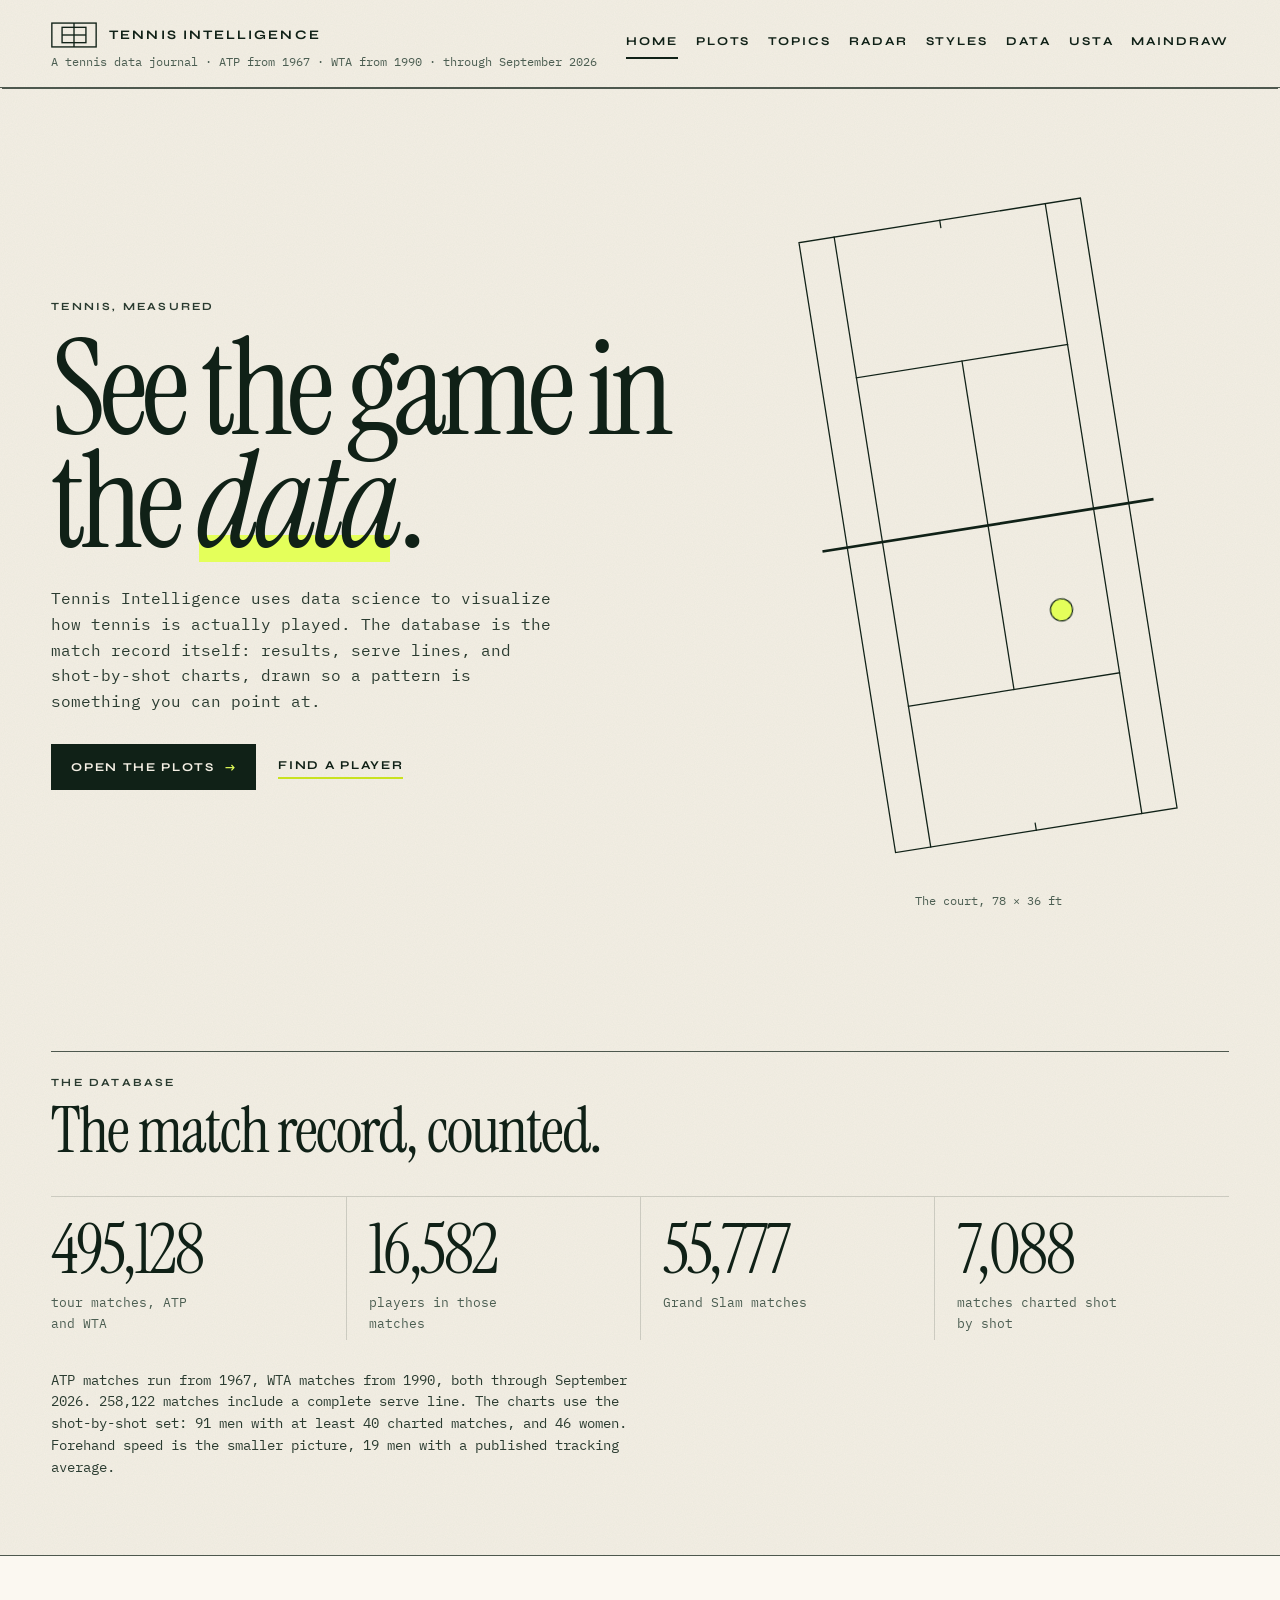
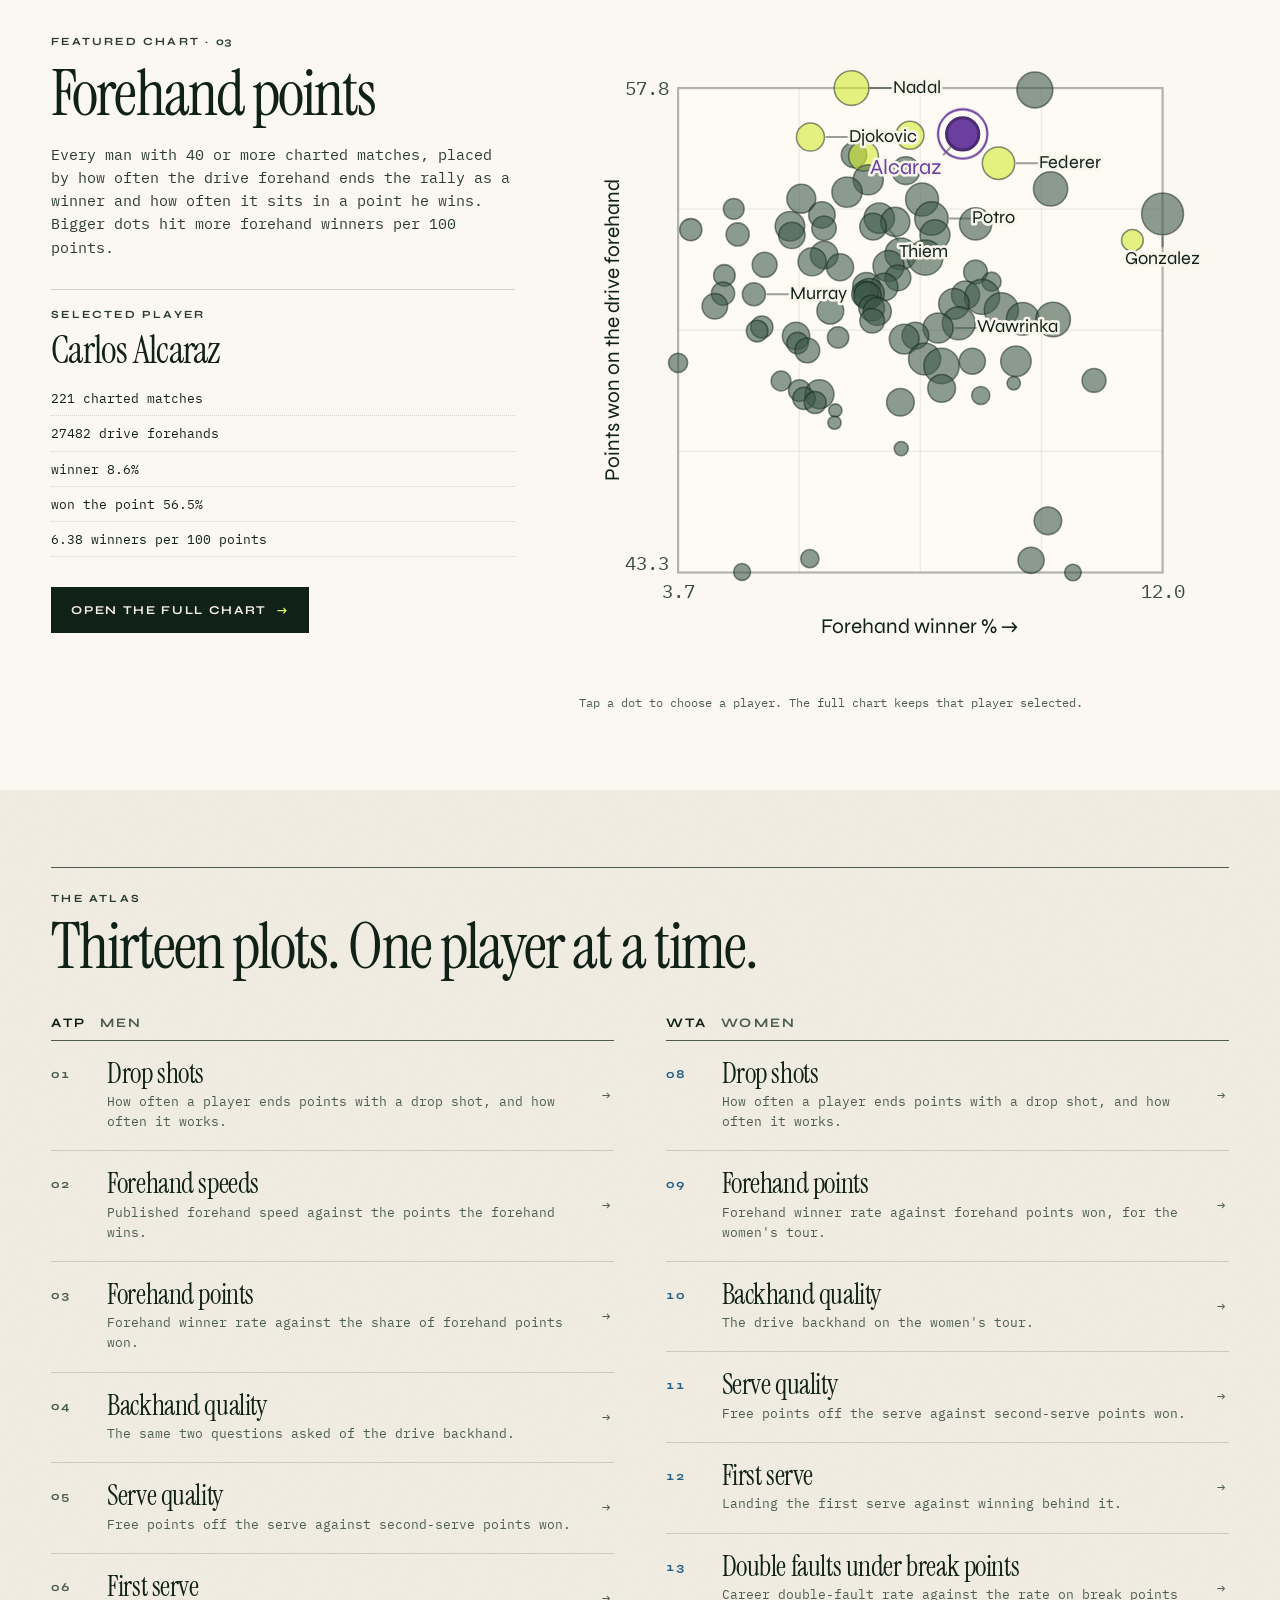
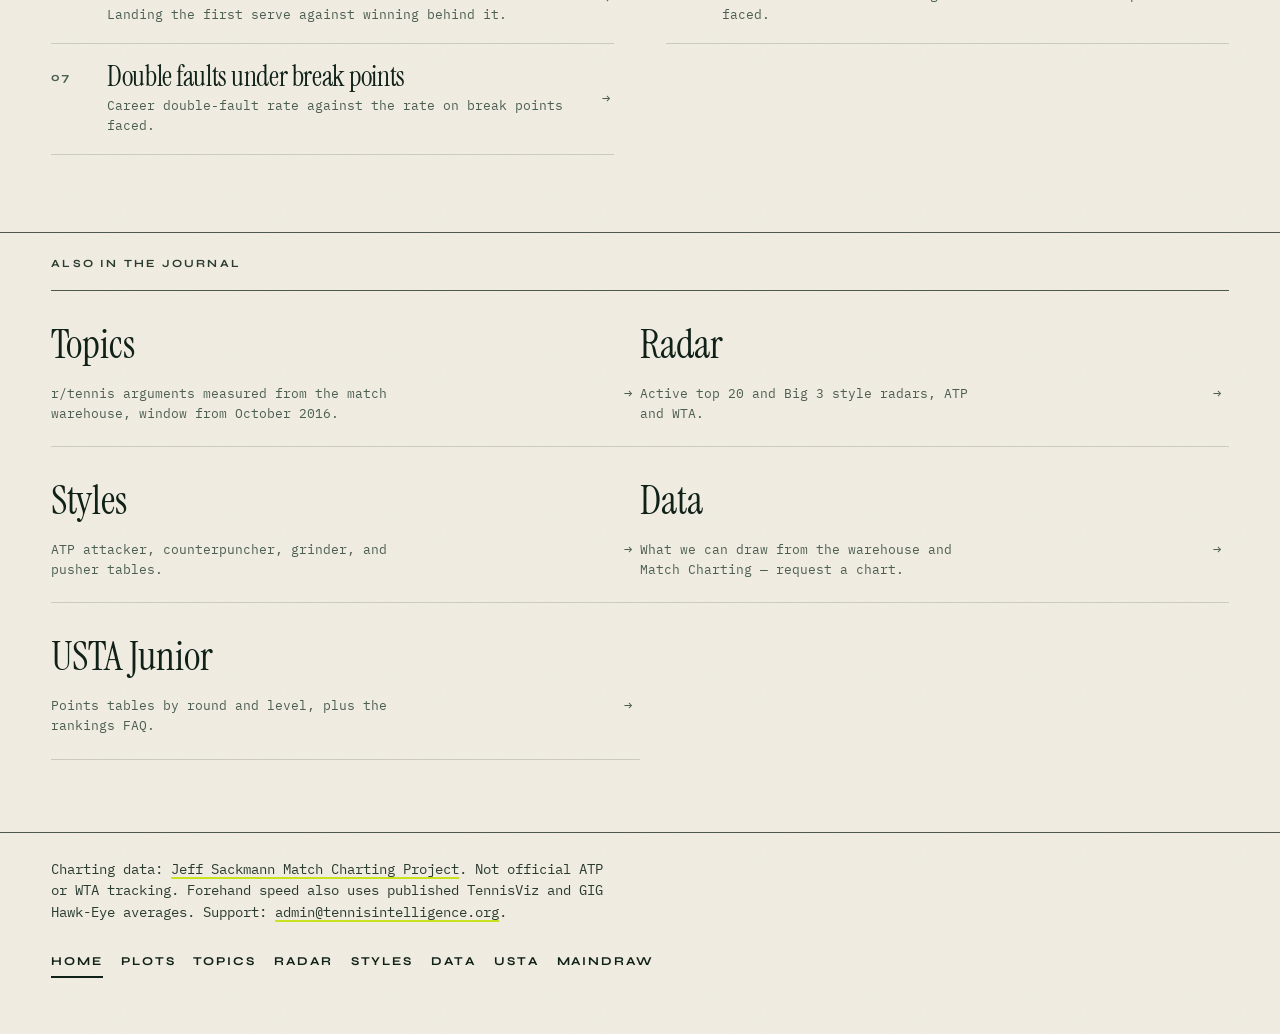
<file: index.html>
<!DOCTYPE html>
<html lang="en">
<head>
<meta charset="utf-8">
<meta name="viewport" content="width=device-width, initial-scale=1">
<title>Tennis Intelligence · See the game in the data</title>
<meta name="description" content="Tennis Intelligence uses data science to visualize how tennis is played: 495,128 tour matches, 16,582 players, and 7,088 shot-by-shot charts.">
<link rel="canonical" href="https://tennisintelligence.org/">
<meta name="theme-color" content="#f4efe4">
<link rel="preconnect" href="https://fonts.googleapis.com">
<link rel="preconnect" href="https://fonts.gstatic.com" crossorigin>
<link href="https://fonts.googleapis.com/css2?family=IBM+Plex+Mono:wght@400;500&family=Instrument+Serif:ital@0;1&family=Syne:wght@600;700&display=swap" rel="stylesheet">
<link rel="stylesheet" href="assets/site.css?v=17">
</head>
<body class="home">
<a class="skip" href="#main">Skip to content</a>
<header class="masthead">
  <div class="brand-block">
    <a class="brand" href="./" aria-current="page">
      <svg class="mark" viewBox="0 0 54 30" aria-hidden="true">
        <rect x="1" y="1" width="52" height="28"></rect>
        <line x1="27" y1="1" x2="27" y2="29"></line>
        <rect x="13" y="6" width="28" height="18"></rect>
        <line x1="13" y1="15" x2="41" y2="15"></line>
      </svg>
      <span>Tennis Intelligence</span>
    </a>
    <p class="issue">A tennis data journal · ATP from 1967 · WTA from 1990 · through September 2026</p>
  </div>
  <nav class="site-nav" aria-label="Site">
    <a href="./" aria-current="page">Home</a>
    <a href="plots/">Plots</a>
    <a href="topics/">Topics</a>
    <a href="radar/">Radar</a>
    <a href="styles/">Styles</a>
    <a href="data/">Data</a>
    <a href="usta/">USTA</a>
    <a href="maindraw/">MainDraw</a>
  </nav>
</header>

<main id="main">
  <section class="hero" aria-labelledby="hero-title">
    <div class="hero-copy">
      <p class="kicker">Tennis, measured</p>
      <h1 id="hero-title">See the game in the <em>data</em>.</h1>
      <p class="pitch">Tennis Intelligence uses data science to visualize how tennis is actually played. The database is the match record itself: results, serve lines, and shot-by-shot charts, drawn so a pattern is something you can point at.</p>
      <p class="actions">
        <a class="button" href="plots/">Open the plots <span aria-hidden="true">→</span></a>
        <a class="text-link" href="plots/#finder">Find a player</a>
      </p>
    </div>
    <figure class="hero-court" aria-hidden="true">
      <svg viewBox="-6 -5 48 88">
        <path class="draw" d="M0 0H36V78H0Z" pathLength="1"></path>
        <path class="draw" d="M4.5 0V78" pathLength="1"></path>
        <path class="draw" d="M31.5 78V0" pathLength="1"></path>
        <path class="draw" d="M4.5 18H31.5" pathLength="1"></path>
        <path class="draw" d="M31.5 60H4.5" pathLength="1"></path>
        <path class="draw" d="M18 18V60" pathLength="1"></path>
        <path class="draw" d="M18 0V0.9" pathLength="1"></path>
        <path class="draw" d="M18 78V77.1" pathLength="1"></path>
        <path class="draw net" d="M-3 39H39" pathLength="1"></path>
        <circle class="ball" cx="25.5" cy="51" r="1.4"></circle>
      </svg>
      <figcaption>The court, 78 × 36 ft</figcaption>
    </figure>
  </section>

  <section class="scale" aria-labelledby="scale-title" data-reveal>
    <div class="section-head">
      <p class="kicker">The database</p>
      <h2 id="scale-title">The match record, counted.</h2>
    </div>
    <ul class="stats">
      <li><b>495,128</b><span>tour matches, ATP and WTA</span></li>
      <li><b>16,582</b><span>players in those matches</span></li>
      <li><b>55,777</b><span>Grand Slam matches</span></li>
      <li><b>7,088</b><span>matches charted shot by shot</span></li>
    </ul>
    <p class="pitch-note">ATP matches run from 1967, WTA matches from 1990, both through September 2026. 258,122 matches include a complete serve line. The charts use the shot-by-shot set: 91 men with at least 40 charted matches, and 46 women. Forehand speed is the smaller picture, 19 men with a published tracking average.</p>
  </section>

  <section class="featured" aria-labelledby="featured-title" data-reveal>
    <div class="featured-copy">
      <p class="kicker">Featured chart · <span class="num">03</span></p>
      <h2 id="featured-title">Forehand points</h2>
      <p class="premise">Every man with 40 or more charted matches, placed by how often the drive forehand ends the rally as a winner and how often it sits in a point he wins. Bigger dots hit more forehand winners per 100 points.</p>
      <div class="readout" id="featured-readout"></div>
      <p class="actions">
        <a class="button" id="featured-open" href="plots/#chart-fhpts">Open the full chart <span aria-hidden="true">→</span></a>
      </p>
    </div>
    <figure class="figure featured-figure">
      <div class="map" id="featured-map"></div>
      <figcaption class="hint">Tap a dot to choose a player. The full chart keeps that player selected.</figcaption>
    </figure>
  </section>

  <section class="atlas" aria-labelledby="atlas-title" data-reveal>
    <div class="section-head">
      <p class="kicker">The atlas</p>
      <h2 id="atlas-title">Thirteen plots. One player at a time.</h2>
    </div>
    <div class="atlas-tours">
      <nav aria-label="ATP plots">
        <h3>ATP <span>Men</span></h3>
        <ol class="atlas-list">
          <li><a href="plots/#chart-drop"><span class="num">01</span><b>Drop shots</b><span class="blurb">How often a player ends points with a drop shot, and how often it works.</span></a></li>
          <li><a href="plots/#chart-fh"><span class="num">02</span><b>Forehand speeds</b><span class="blurb">Published forehand speed against the points the forehand wins.</span></a></li>
          <li><a href="plots/#chart-fhpts"><span class="num">03</span><b>Forehand points</b><span class="blurb">Forehand winner rate against the share of forehand points won.</span></a></li>
          <li><a href="plots/#chart-bh"><span class="num">04</span><b>Backhand quality</b><span class="blurb">The same two questions asked of the drive backhand.</span></a></li>
          <li><a href="plots/#chart-serve"><span class="num">05</span><b>Serve quality</b><span class="blurb">Free points off the serve against second-serve points won.</span></a></li>
          <li><a href="plots/#chart-first"><span class="num">06</span><b>First serve</b><span class="blurb">Landing the first serve against winning behind it.</span></a></li>
          <li><a href="plots/#chart-dfbp"><span class="num">07</span><b>Double faults under break points</b><span class="blurb">Career double-fault rate against the rate on break points faced.</span></a></li>
        </ol>
      </nav>
      <nav aria-label="WTA plots" class="wta">
        <h3>WTA <span>Women</span></h3>
        <ol class="atlas-list">
          <li><a href="plots/#chart-wtaDr"><span class="num">08</span><b>Drop shots</b><span class="blurb">How often a player ends points with a drop shot, and how often it works.</span></a></li>
          <li><a href="plots/#chart-wtaFh"><span class="num">09</span><b>Forehand points</b><span class="blurb">Forehand winner rate against forehand points won, for the women's tour.</span></a></li>
          <li><a href="plots/#chart-wtaBh"><span class="num">10</span><b>Backhand quality</b><span class="blurb">The drive backhand on the women's tour.</span></a></li>
          <li><a href="plots/#chart-wtaSv"><span class="num">11</span><b>Serve quality</b><span class="blurb">Free points off the serve against second-serve points won.</span></a></li>
          <li><a href="plots/#chart-wtaFs"><span class="num">12</span><b>First serve</b><span class="blurb">Landing the first serve against winning behind it.</span></a></li>
          <li><a href="plots/#chart-wtaDfbp"><span class="num">13</span><b>Double faults under break points</b><span class="blurb">Career double-fault rate against the rate on break points faced.</span></a></li>
        </ol>
      </nav>
    </div>
  </section>

  <section class="later" aria-labelledby="later-title" data-reveal>
    <p class="kicker" id="later-title">Also in the journal</p>
    <ul>
      <li><a href="topics/"><b>Topics</b><span class="blurb">r/tennis arguments measured from the match warehouse, window from October 2016.</span></a></li>
      <li><a href="radar/"><b>Radar</b><span class="blurb">Active top 20 and Big 3 style radars, ATP and WTA.</span></a></li>
      <li><a href="styles/"><b>Styles</b><span class="blurb">ATP attacker, counterpuncher, grinder, and pusher tables.</span></a></li>
      <li><a href="data/"><b>Data</b><span class="blurb">What we can draw from the warehouse and Match Charting — request a chart.</span></a></li>
      <li><a href="usta/"><b>USTA Junior</b><span class="blurb">Points tables by round and level, plus the rankings FAQ.</span></a></li>
    </ul>
  </section>
</main>

<footer class="footer">
  <p class="credit">Charting data: <a href="https://github.com/JeffSackmann/tennis_MatchChartingProject">Jeff Sackmann Match Charting Project</a>. Not official ATP or WTA tracking. Forehand speed also uses published TennisViz and GIG Hawk-Eye averages. Support: <a href="mailto:admin@tennisintelligence.org">admin@tennisintelligence.org</a>.</p>
  <nav class="site-nav" aria-label="Footer">
    <a href="./" aria-current="page">Home</a>
    <a href="plots/">Plots</a>
    <a href="topics/">Topics</a>
    <a href="radar/">Radar</a>
    <a href="styles/">Styles</a>
    <a href="data/">Data</a>
    <a href="usta/">USTA</a>
    <a href="maindraw/">MainDraw</a>
  </nav>
</footer>
<p class="sr-only" id="announce" aria-live="polite"></p>
<script type="module" src="assets/home.js?v=12"></script>
</body>
</html>
</file>
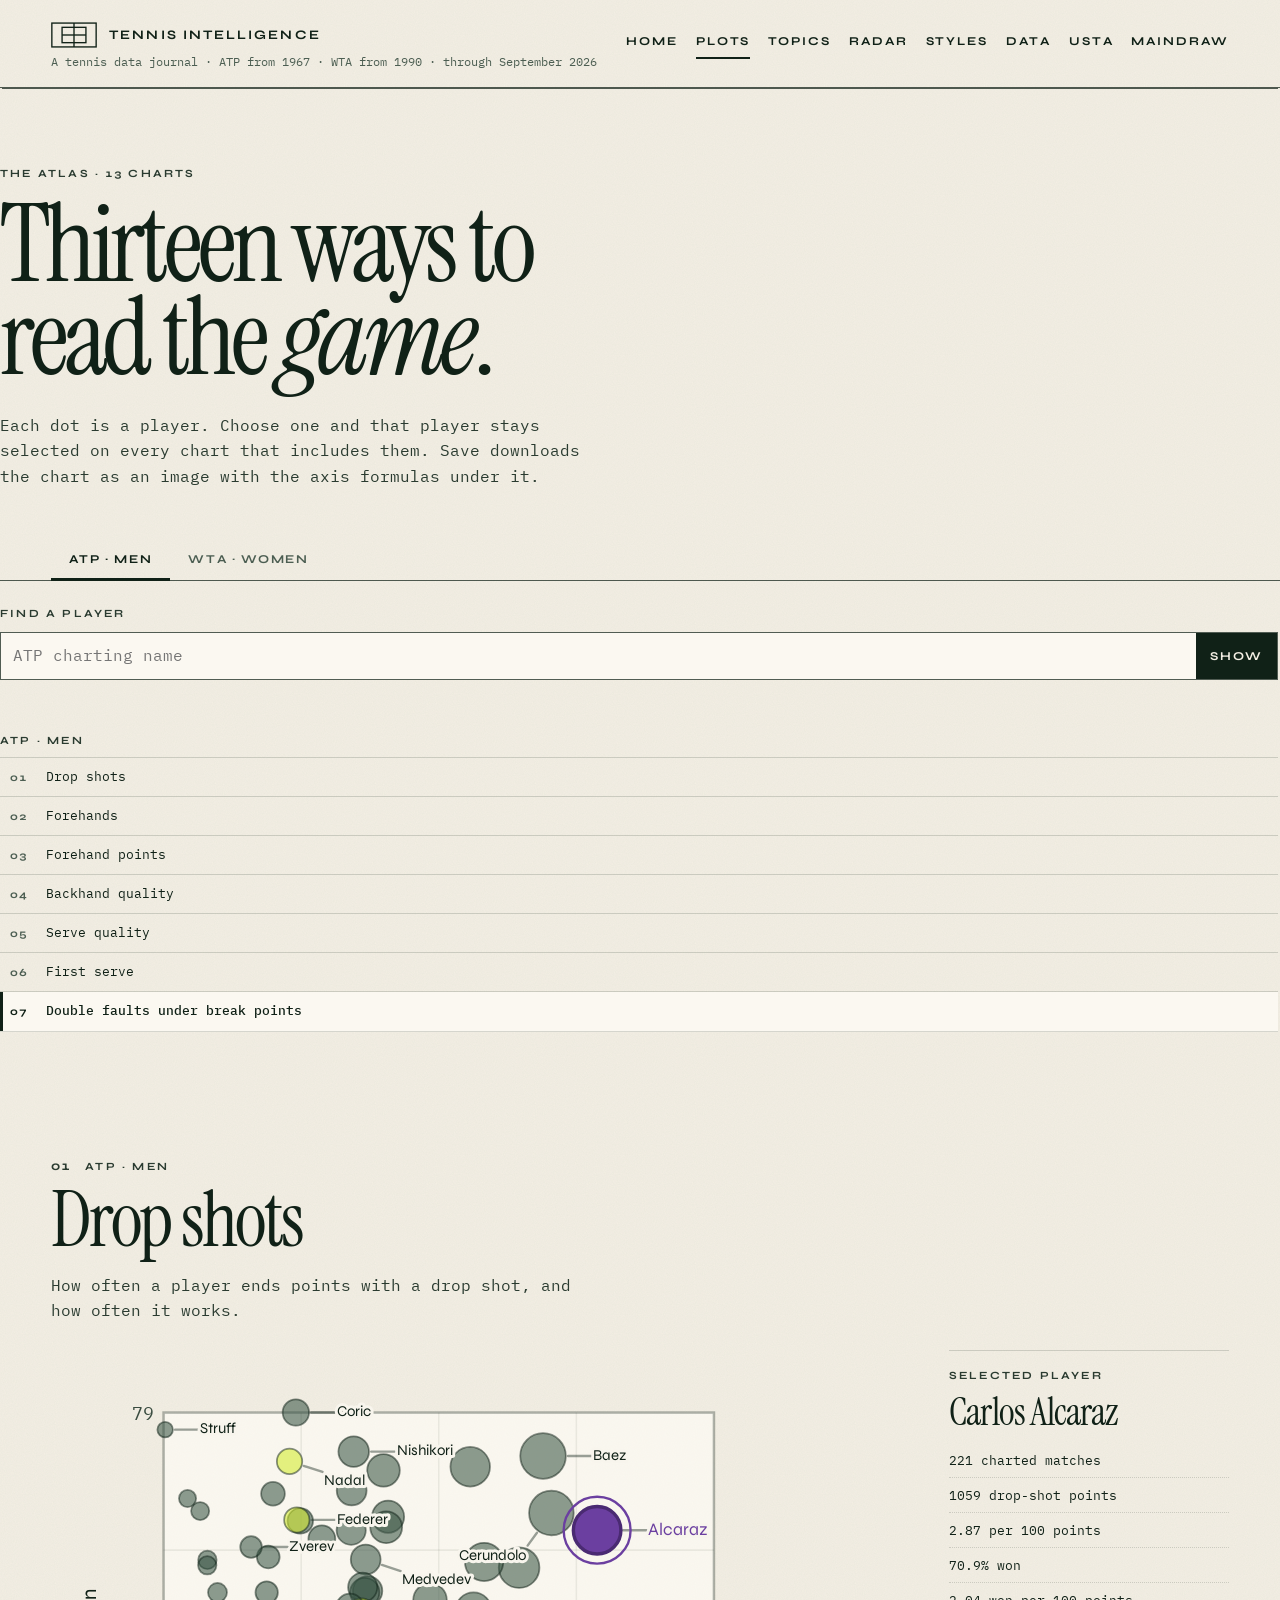
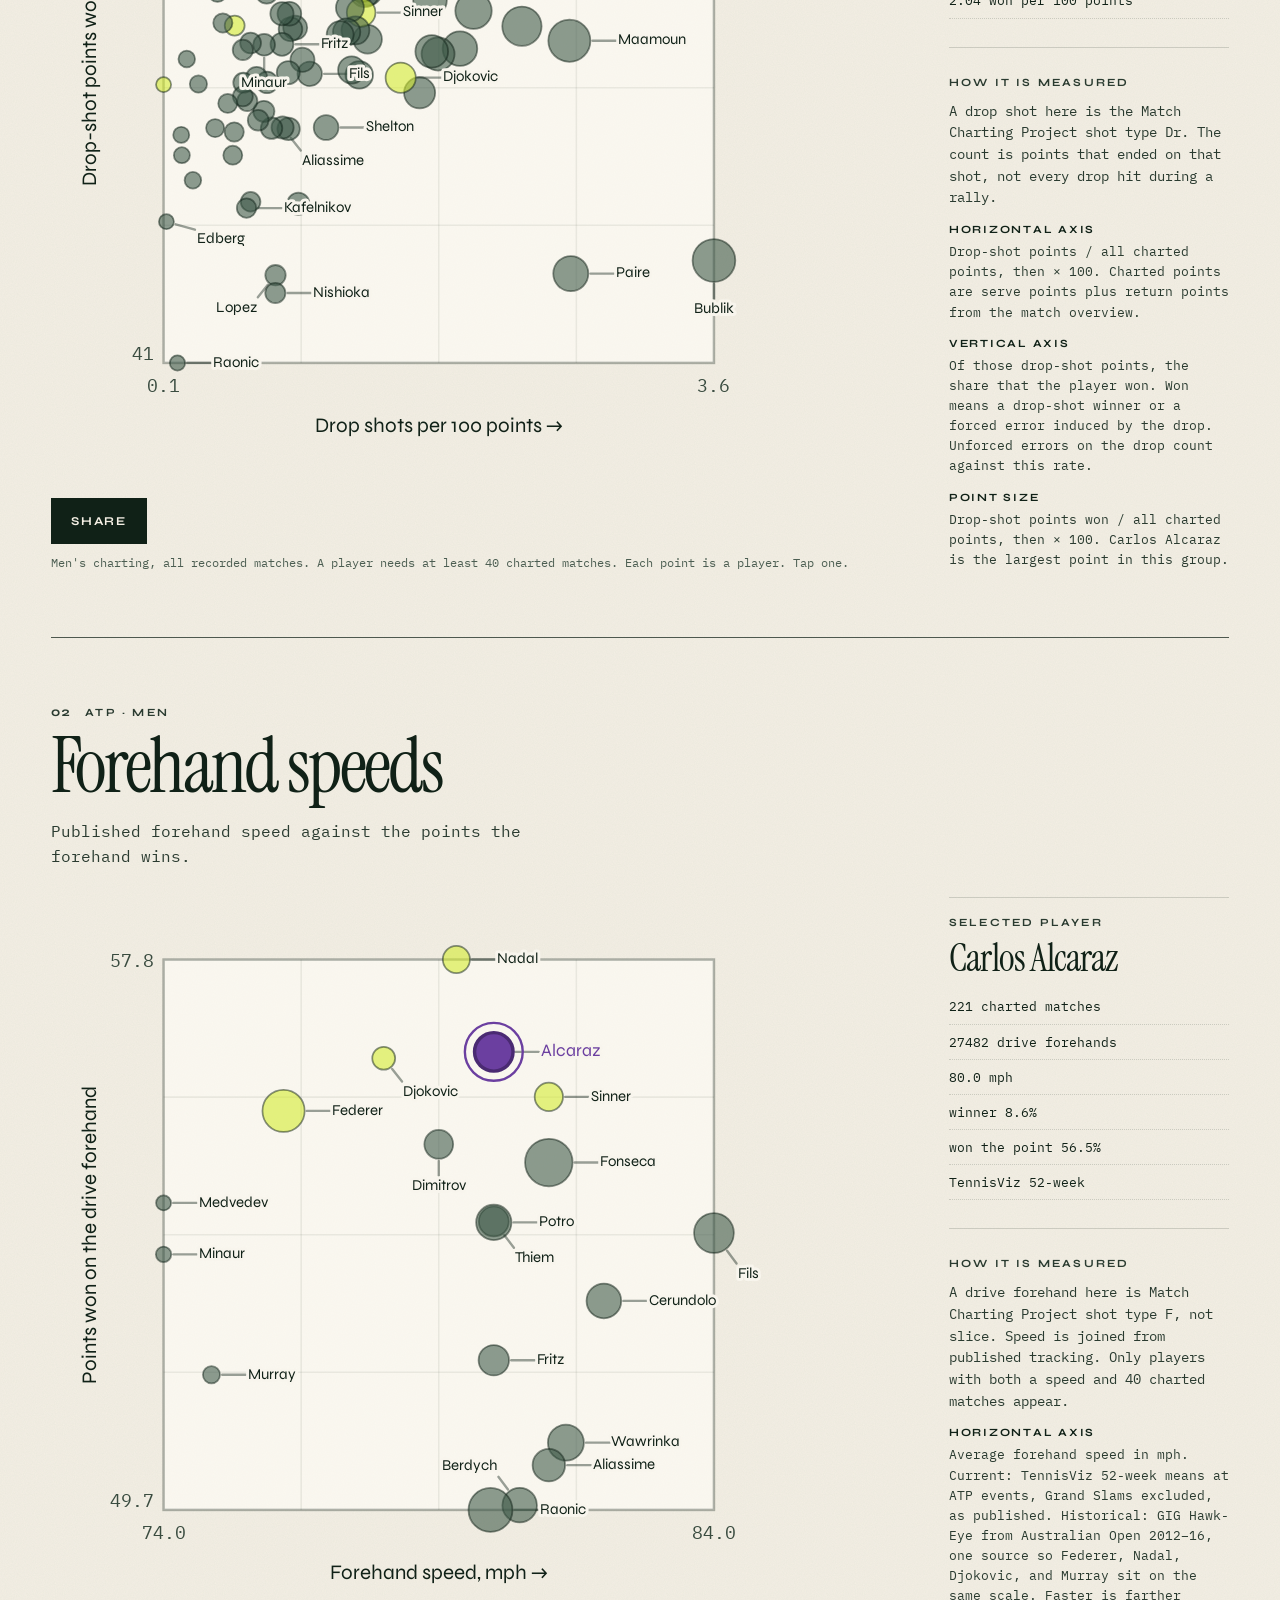
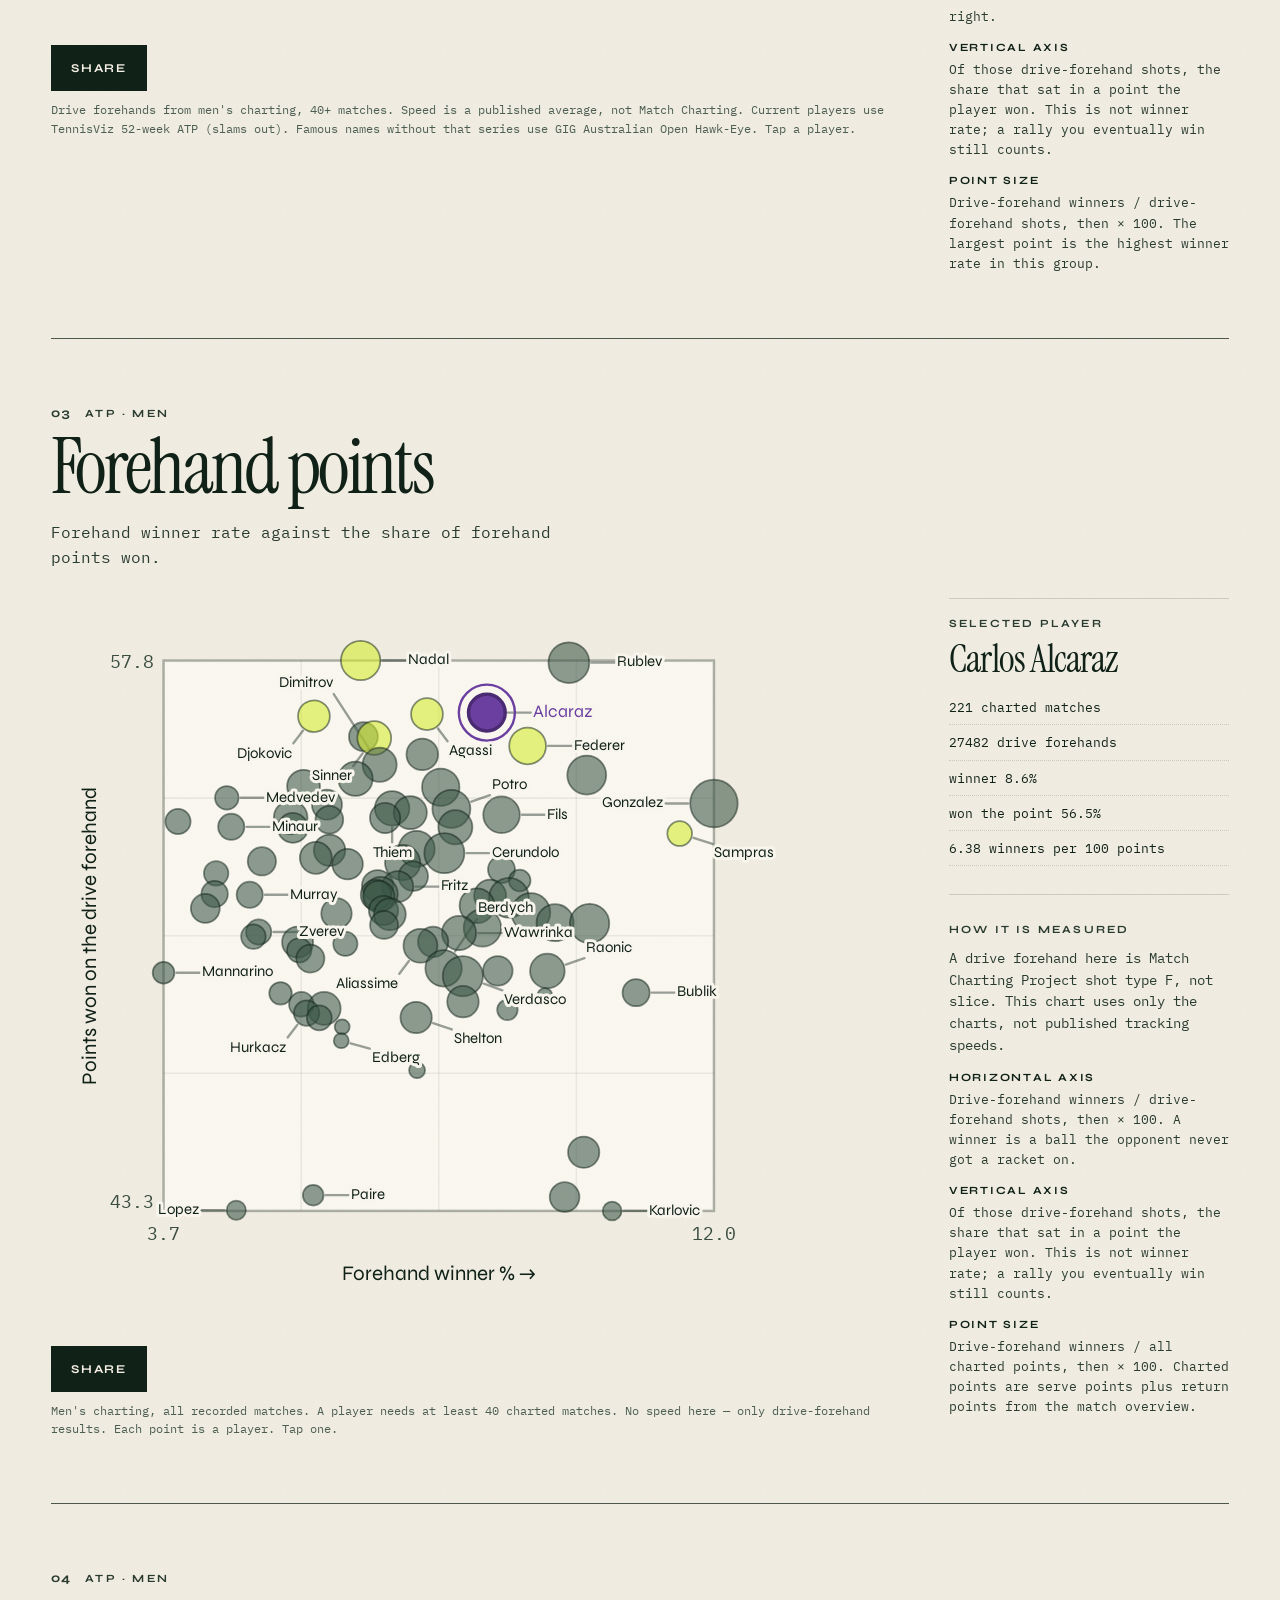
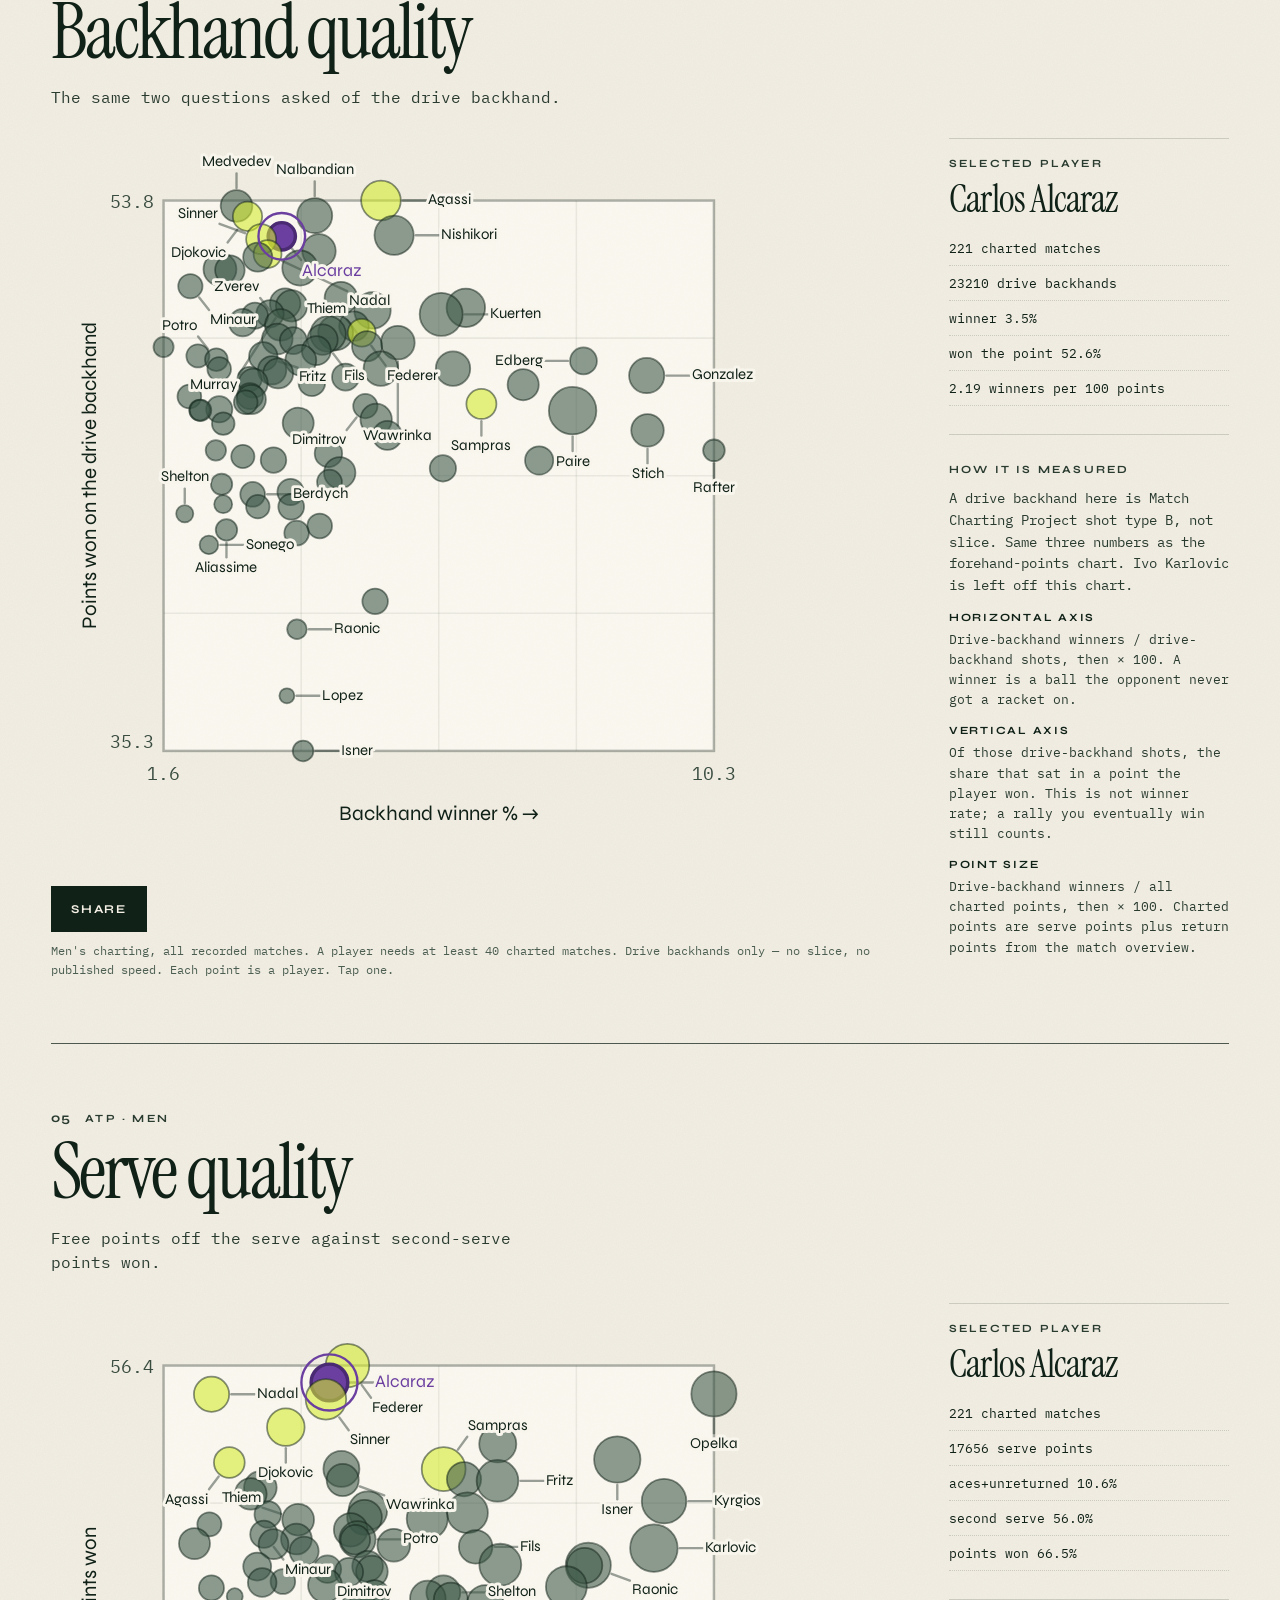
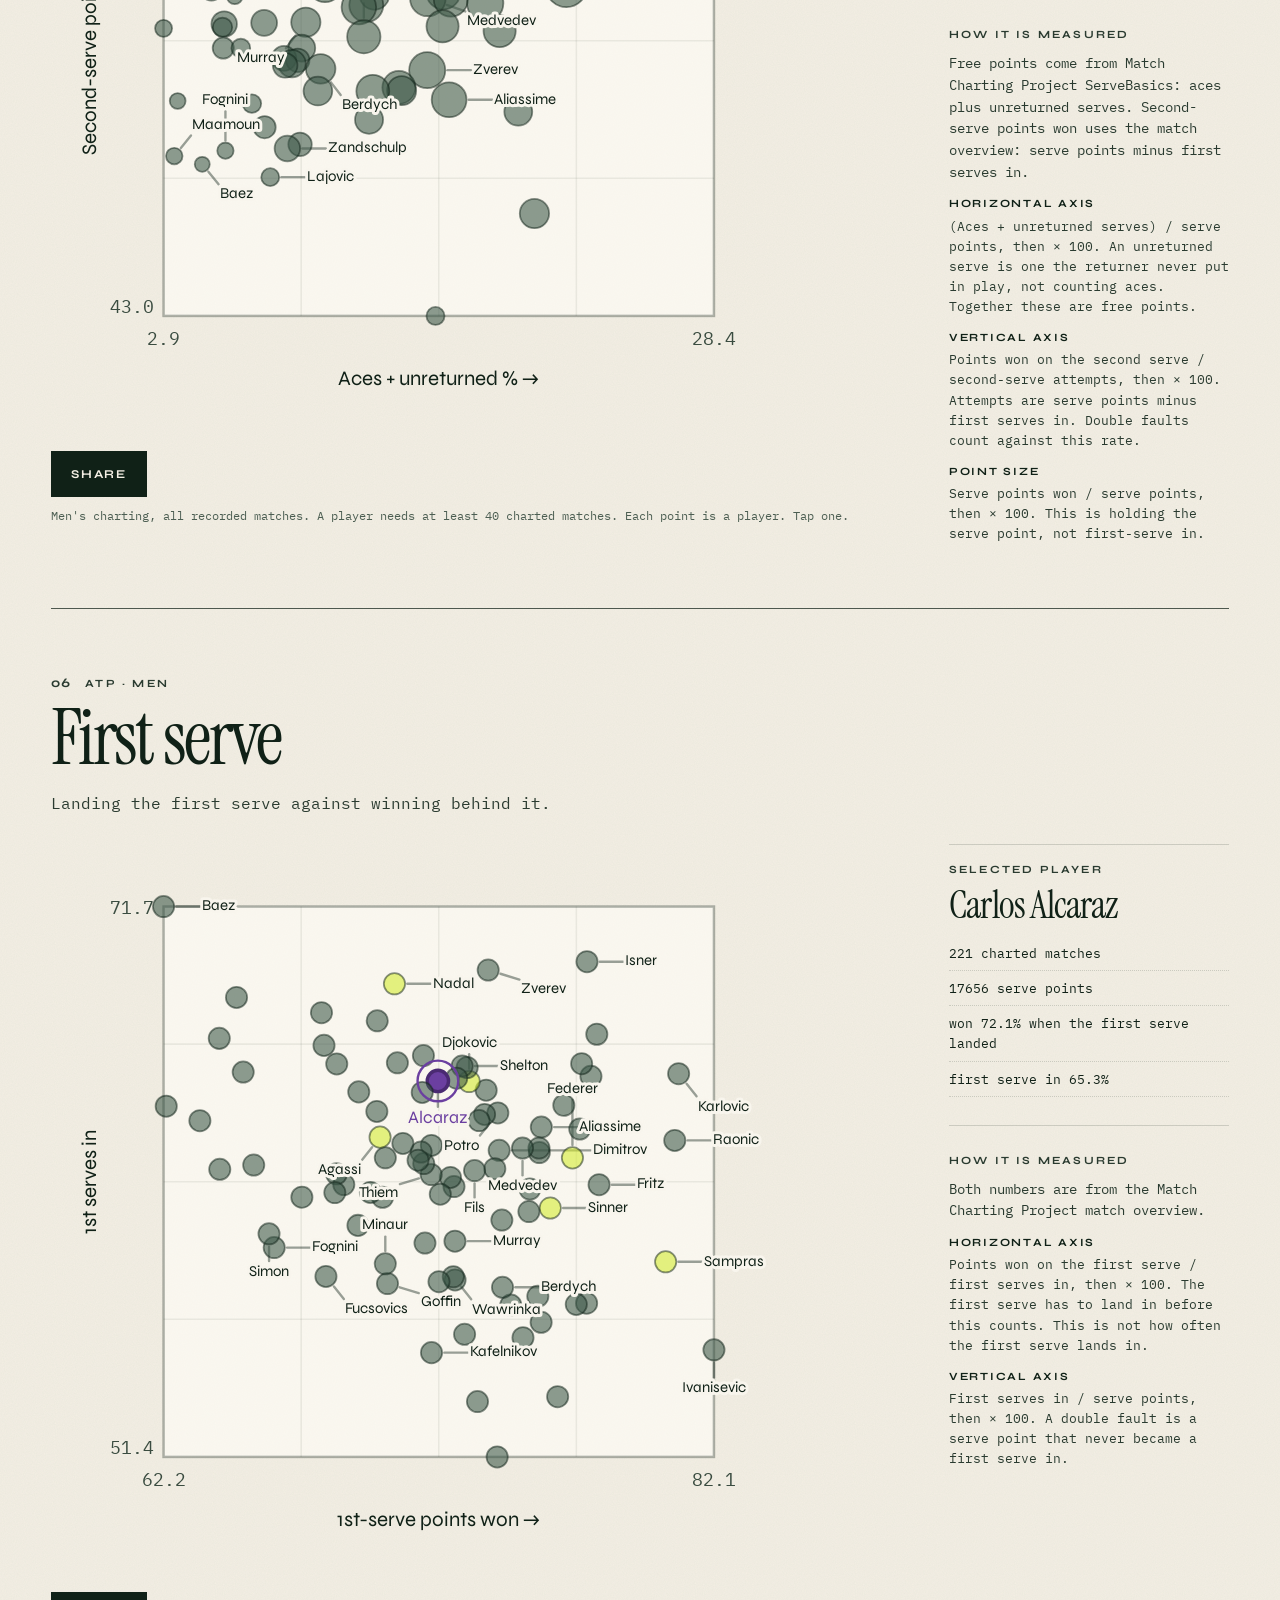
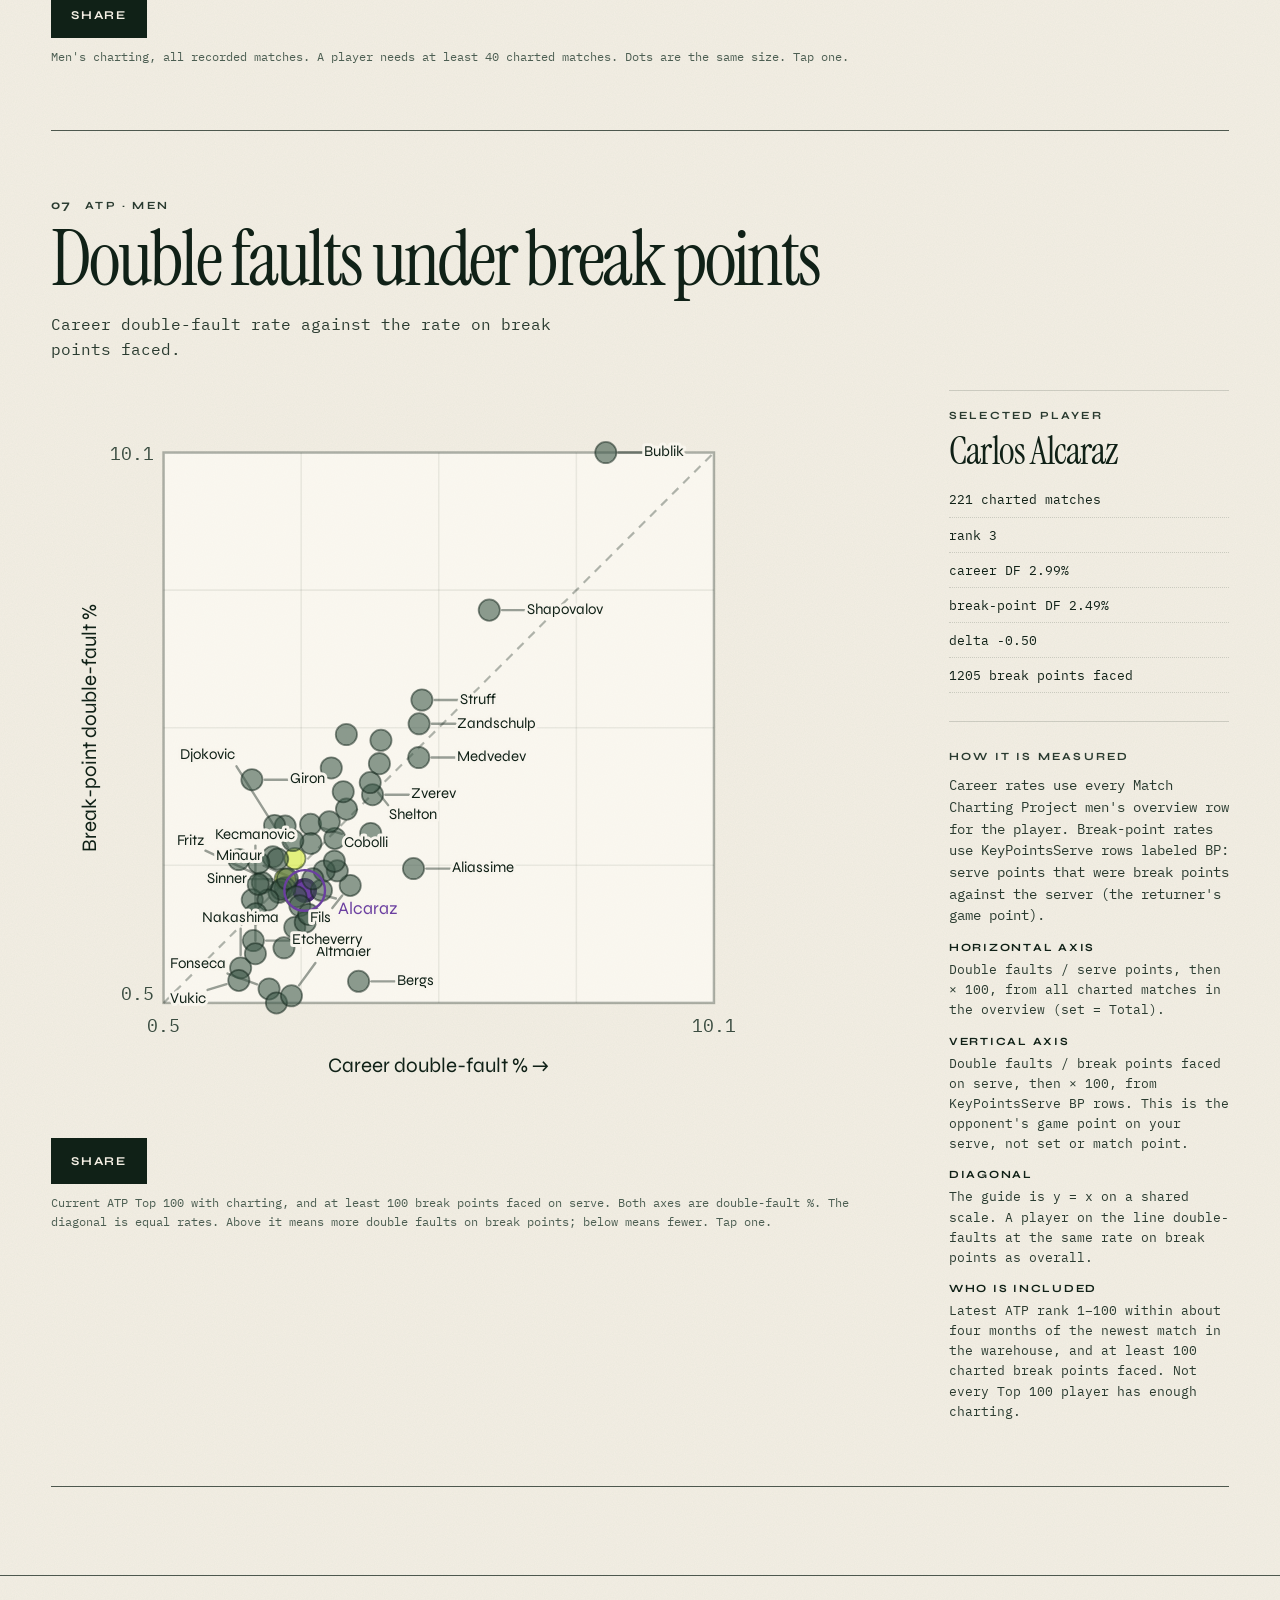
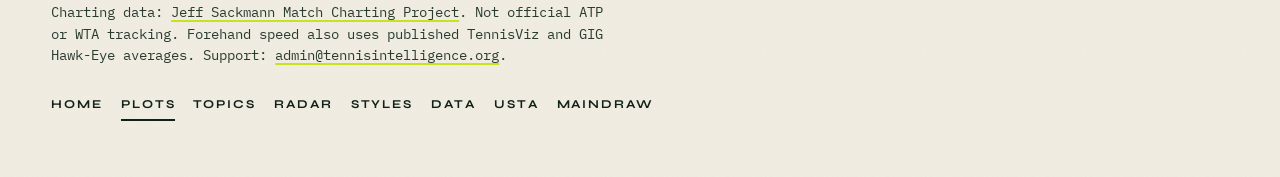
<file: charts/index.html>
<!DOCTYPE html>
<html lang="en">
<head>
<meta charset="utf-8">
<meta name="viewport" content="width=device-width, initial-scale=1">
<title>Charts · Tennis Intelligence</title>
<meta name="description" content="Thirteen ATP and WTA match-charting scatters, with the formula for each axis.">
<link rel="canonical" href="https://tennisintelligence.org/plots/">
<meta name="theme-color" content="#f4efe4">
<link rel="preconnect" href="https://fonts.googleapis.com">
<link rel="preconnect" href="https://fonts.gstatic.com" crossorigin>
<link href="https://fonts.googleapis.com/css2?family=IBM+Plex+Mono:wght@400;500&family=Instrument+Serif:ital@0;1&family=Syne:wght@600;700&display=swap" rel="stylesheet">
<link rel="stylesheet" href="../assets/site.css?v=17">
</head>
<body class="charts-page">
<a class="skip" href="#main">Skip to content</a>
<header class="masthead">
  <div class="brand-block">
    <a class="brand" href="../">
      <svg class="mark" viewBox="0 0 54 30" aria-hidden="true">
        <rect x="1" y="1" width="52" height="28"></rect>
        <line x1="27" y1="1" x2="27" y2="29"></line>
        <rect x="13" y="6" width="28" height="18"></rect>
        <line x1="13" y1="15" x2="41" y2="15"></line>
      </svg>
      <span>Tennis Intelligence</span>
    </a>
    <p class="issue">A tennis data journal · ATP from 1967 · WTA from 1990 · through September 2026</p>
  </div>
  <nav class="site-nav" aria-label="Site">
    <a href="../">Home</a>
    <a href="../plots/" aria-current="page">Plots</a>
    <a href="../topics/">Topics</a>
    <a href="../radar/">Radar</a>
    <a href="../styles/">Styles</a>
    <a href="../data/">Data</a>
    <a href="../usta/">USTA</a>
    <a href="../maindraw/">MainDraw</a>
  </nav>
</header>

<main id="main" class="desk">
  <section class="opener" aria-labelledby="charts-title">
    <p class="kicker">The atlas · <span class="num">13</span> charts</p>
    <h1 id="charts-title">Thirteen ways to read the <em>game</em>.</h1>
    <p class="pitch">Each dot is a player. Choose one and that player stays selected on every chart that includes them. Save downloads the chart as an image with the axis formulas under it.</p>
  </section>

  <div class="tabs" role="tablist" aria-label="Tour">
    <button type="button" role="tab" id="tab-atp" aria-controls="panel-atp" aria-selected="true">ATP · Men</button>
    <button type="button" role="tab" id="tab-wta" aria-controls="panel-wta" aria-selected="false">WTA · Women</button>
  </div>

  <aside class="rail" aria-label="Find a player and chart index">
    <form class="finder" id="finder" role="search">
      <label class="kicker" for="player">Find a player</label>
      <div class="line">
        <div class="finder-field">
          <input id="player" name="player" type="search" list="player-names" placeholder="Charting name" autocomplete="off" enterkeyhint="search">
          <button type="button" class="finder-clear" id="player-clear" hidden aria-label="Clear player">×</button>
        </div>
        <button type="submit" class="button">Show</button>
      </div>
      <datalist id="player-names"></datalist>
      <p class="finder-note" id="finder-note" role="status"></p>
    </form>
    <nav class="toc" aria-label="Charts">
      <div class="toc-atp">
        <h2>ATP · Men</h2>
        <ol>
          <li><a href="#chart-drop"><span class="num">01</span>Drop shots</a></li>
          <li><a href="#chart-fh"><span class="num">02</span>Forehands</a></li>
          <li><a href="#chart-fhpts"><span class="num">03</span>Forehand points</a></li>
          <li><a href="#chart-bh"><span class="num">04</span>Backhand quality</a></li>
          <li><a href="#chart-serve"><span class="num">05</span>Serve quality</a></li>
          <li><a href="#chart-first"><span class="num">06</span>First serve</a></li>
          <li><a href="#chart-dfbp"><span class="num">07</span>Double faults under break points</a></li>
        </ol>
      </div>
      <div class="toc-wta wta" hidden>
        <h2>WTA · Women</h2>
        <ol>
          <li><a href="#chart-wtaDr"><span class="num">01</span>Drop shots</a></li>
          <li><a href="#chart-wtaFh"><span class="num">02</span>Forehand points</a></li>
          <li><a href="#chart-wtaBh"><span class="num">03</span>Backhand quality</a></li>
          <li><a href="#chart-wtaSv"><span class="num">04</span>Serve quality</a></li>
          <li><a href="#chart-wtaFs"><span class="num">05</span>First serve</a></li>
          <li><a href="#chart-wtaDfbp"><span class="num">06</span>Double faults under break points</a></li>
        </ol>
      </div>
    </nav>
  </aside>

  <div class="stream">
    <section class="tab-panel" id="panel-atp" role="tabpanel" aria-labelledby="tab-atp" data-tour="atp">
      <div id="atp"></div>
    </section>
    <section class="tab-panel" id="panel-wta" role="tabpanel" aria-labelledby="tab-wta" data-tour="wta" hidden>
      <p class="panel-lede" id="wta-lede"></p>
      <div id="wta"></div>
    </section>
  </div>
</main>

<footer class="footer">
  <p class="credit">Charting data: <a href="https://github.com/JeffSackmann/tennis_MatchChartingProject">Jeff Sackmann Match Charting Project</a>. Not official ATP or WTA tracking. Forehand speed also uses published TennisViz and GIG Hawk-Eye averages. Support: <a href="mailto:admin@tennisintelligence.org">admin@tennisintelligence.org</a>.</p>
  <nav class="site-nav" aria-label="Footer">
    <a href="../">Home</a>
    <a href="../plots/" aria-current="page">Plots</a>
    <a href="../topics/">Topics</a>
    <a href="../radar/">Radar</a>
    <a href="../styles/">Styles</a>
    <a href="../data/">Data</a>
    <a href="../usta/">USTA</a>
    <a href="../maindraw/">MainDraw</a>
  </nav>
</footer>
<p class="sr-only" id="announce" aria-live="polite"></p>
<script type="module" src="../assets/charts.js?v=17"></script>
</body>
</html>
</file>
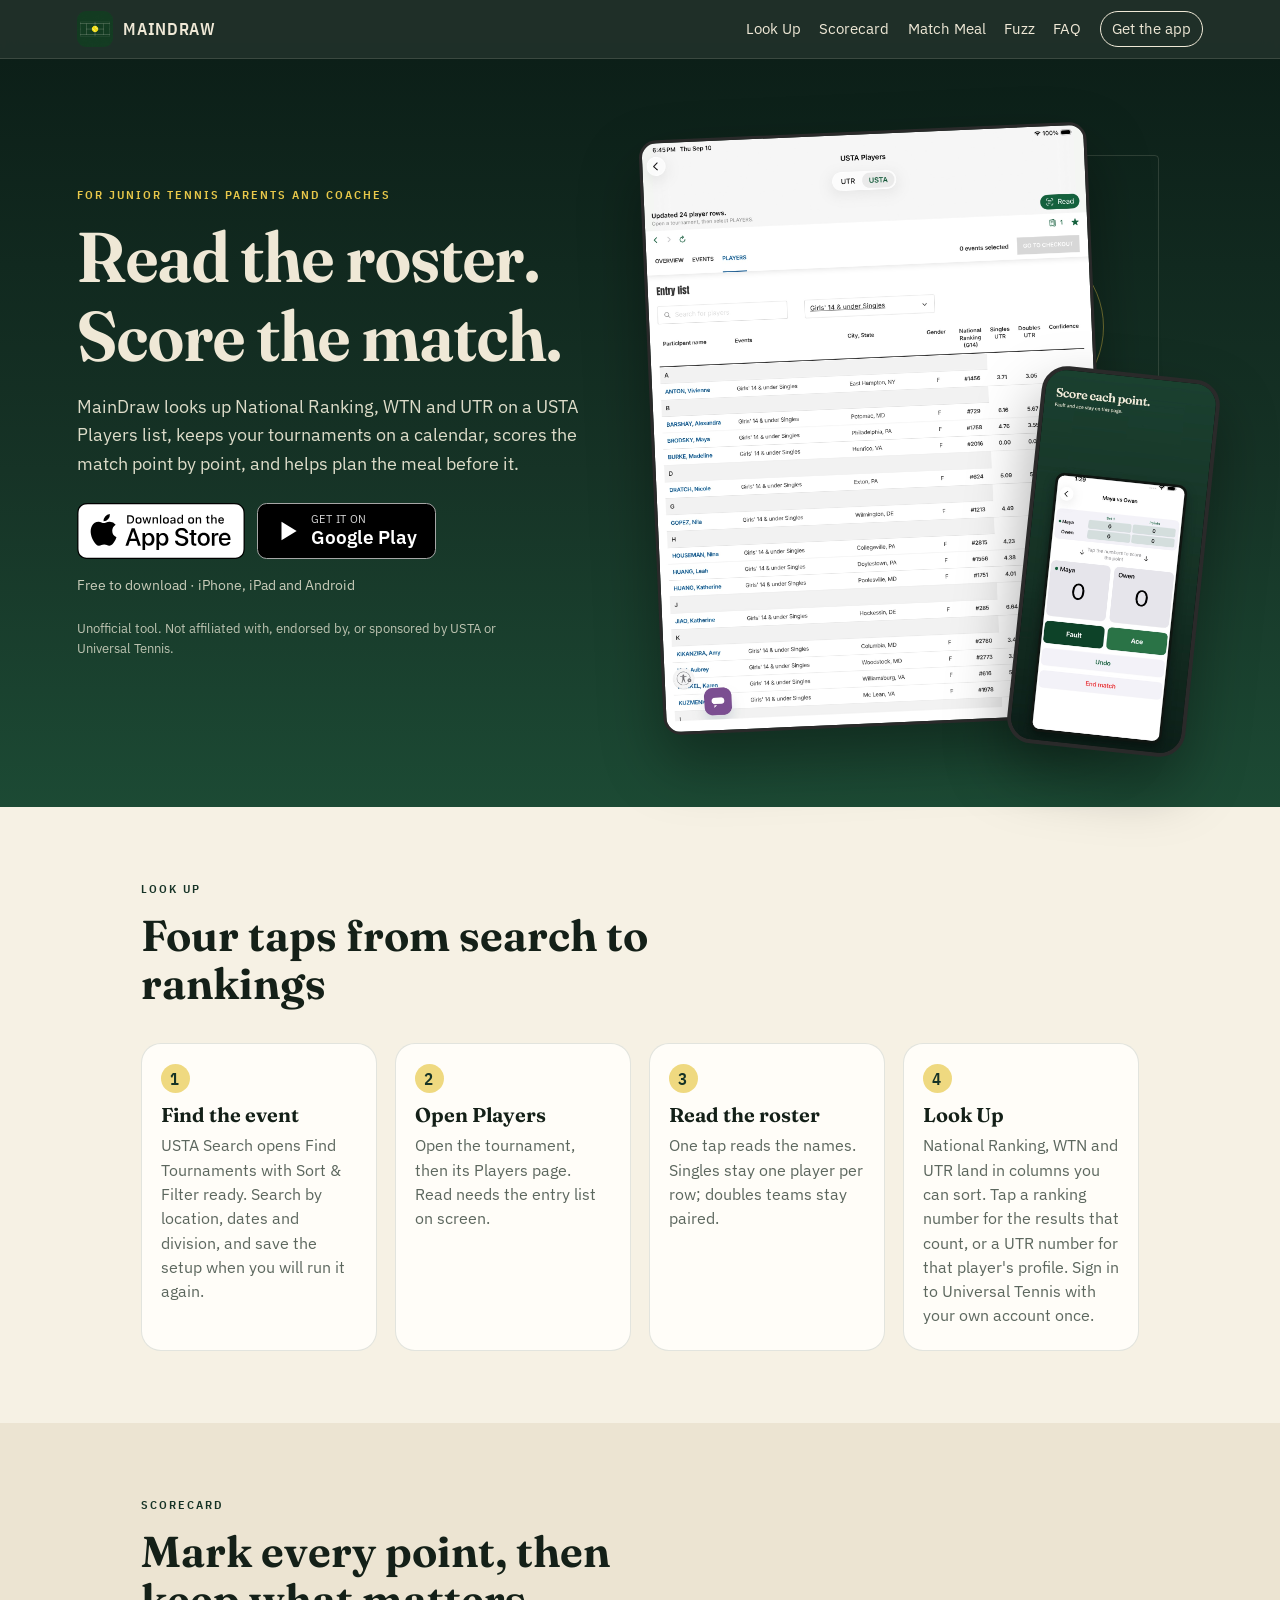
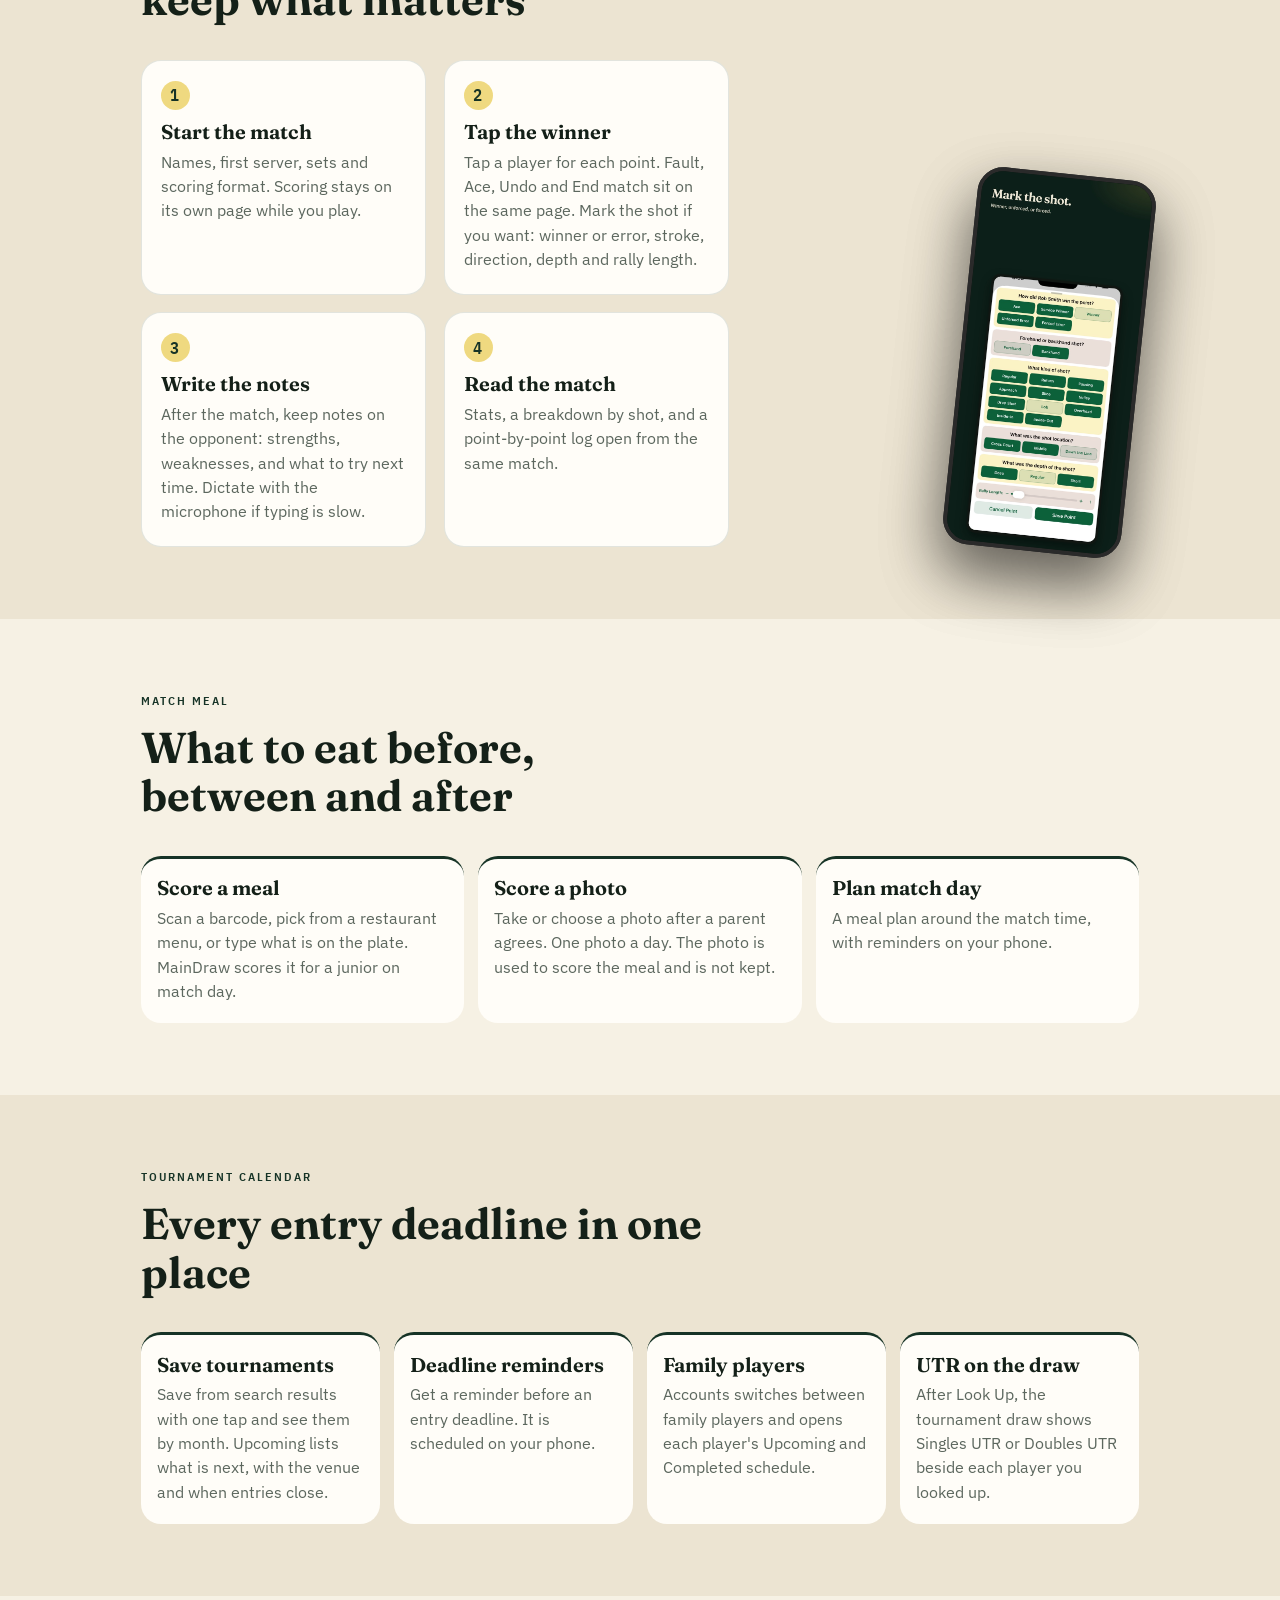
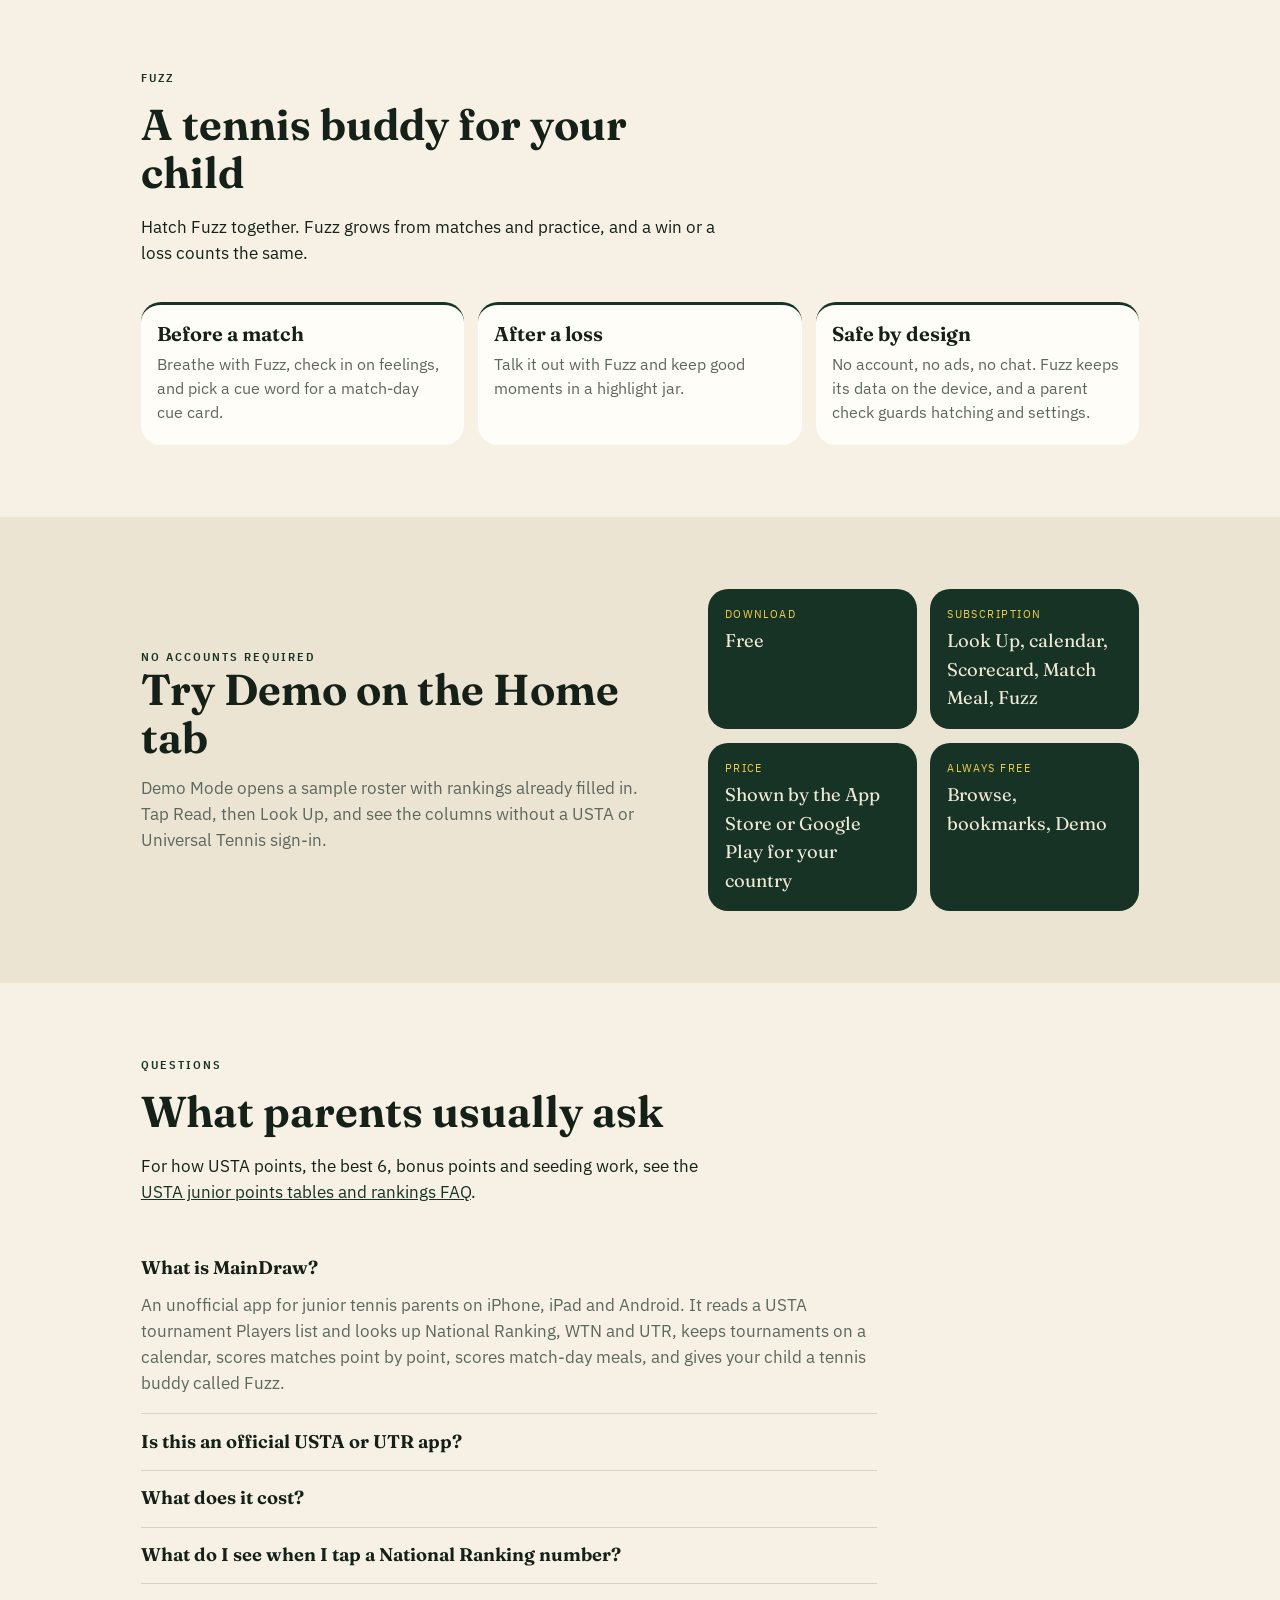
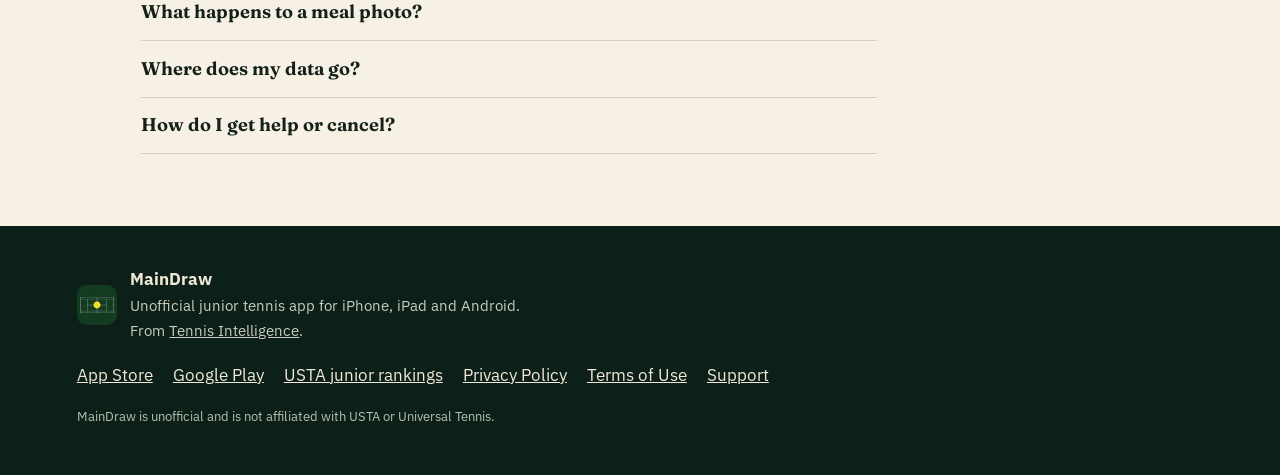
<file: maindraw/index.html>
<!DOCTYPE html>
<html lang="en">
<head>
  <meta charset="utf-8">
  <meta name="viewport" content="width=device-width, initial-scale=1">
  <title>MainDraw — junior tennis app: roster rankings, UTR, scoring, meals</title>
  <meta name="description" content="MainDraw is an unofficial app for junior tennis parents on iPhone and Android. Look up National Ranking, WTN and UTR on a USTA Players list, keep tournaments on a calendar, score matches point by point, and score match-day meals.">
  <meta name="apple-itunes-app" content="app-id=6810411828">
  <link rel="canonical" href="https://tennisintelligence.org/maindraw/">
  <link rel="icon" href="assets/icon.png" type="image/png">

  <meta property="og:type" content="website">
  <meta property="og:site_name" content="Tennis Intelligence">
  <meta property="og:title" content="MainDraw — the junior tennis parent's app">
  <meta property="og:description" content="Look up National Ranking and UTR on a USTA Players list, score the match, and plan the match-day meal. iPhone and Android.">
  <meta property="og:url" content="https://tennisintelligence.org/maindraw/">
  <meta property="og:image" content="https://tennisintelligence.org/maindraw/assets/roster.jpg">
  <meta name="twitter:card" content="summary_large_image">

  <link rel="preconnect" href="https://fonts.googleapis.com">
  <link rel="preconnect" href="https://fonts.gstatic.com" crossorigin>
  <link href="https://fonts.googleapis.com/css2?family=Fraunces:opsz,wght@9..144,500;9..144,650;9..144,800&family=IBM+Plex+Sans:wght@400;500;600&family=IBM+Plex+Sans+Condensed:wght@500;600&display=swap" rel="stylesheet">
  <link rel="stylesheet" href="styles.css?v=2">

  <script type="application/ld+json">
  {
    "@context": "https://schema.org",
    "@graph": [
      {
        "@type": "SoftwareApplication",
        "name": "MainDraw",
        "url": "https://tennisintelligence.org/maindraw/",
        "applicationCategory": "SportsApplication",
        "operatingSystem": "iOS, Android",
        "installUrl": [
          "https://apps.apple.com/us/app/maindraw/id6810411828",
          "https://play.google.com/store/apps/details?id=com.botao.maindraw"
        ],
        "image": "https://tennisintelligence.org/maindraw/assets/icon.png",
        "description": "Unofficial app for junior tennis parents. Reads a USTA Players list and looks up National Ranking, WTN and UTR, keeps tournaments on a calendar, scores matches point by point, scores match-day meals, and gives juniors a tennis buddy called Fuzz. Not affiliated with USTA or Universal Tennis."
      },
      {
        "@type": "FAQPage",
        "mainEntity": [
          { "@type": "Question", "name": "What is MainDraw?",
            "acceptedAnswer": { "@type": "Answer", "text": "An unofficial app for junior tennis parents on iPhone, iPad and Android. It reads a USTA tournament Players list and looks up National Ranking, WTN and UTR, keeps tournaments on a calendar, scores matches point by point, scores match-day meals, and gives your child a tennis buddy called Fuzz." } },
          { "@type": "Question", "name": "Is MainDraw affiliated with USTA or Universal Tennis?",
            "acceptedAnswer": { "@type": "Answer", "text": "No. MainDraw is not affiliated with, endorsed by, or sponsored by USTA or Universal Tennis. You use your own accounts on those sites, and their terms apply." } },
          { "@type": "Question", "name": "What does it cost?",
            "acceptedAnswer": { "@type": "Answer", "text": "MainDraw is free to download. Browsing rosters, bookmarks and Demo Mode are free. Look Up, the tournament calendar, Scorecard, Match Meal and Fuzz are part of the MainDraw subscription. The App Store or Google Play shows the plans and the price for your country before you confirm." } },
          { "@type": "Question", "name": "What do I see when I tap a National Ranking number?",
            "acceptedAnswer": { "@type": "Answer", "text": "The singles and doubles that count for that rank, up to six of each. The last row of each group is the lowest score that counts. Tap a level name to open that tournament." } },
          { "@type": "Question", "name": "What happens to a meal photo?",
            "acceptedAnswer": { "@type": "Answer", "text": "Photo scoring is optional and needs a parent to agree first. The photo is sent to the scoring service, used to score the meal, and not kept. Barcode, menu and typed scoring work without a photo." } },
          { "@type": "Question", "name": "Where does my data go?",
            "acceptedAnswer": { "@type": "Answer", "text": "There are no ads, no analytics and no MainDraw account. USTA and Universal Tennis sign-ins, matches, notes and Fuzz stay on your phone. Look Up talks to USTA and Universal Tennis directly from the phone." } }
        ]
      }
    ]
  }
  </script>
</head>
<body>
  <a class="skip" href="#main">Skip to content</a>

  <header class="nav">
    <a class="brand" href="#top">
      <img src="assets/icon.png" width="36" height="36" alt="">
      <span>MainDraw</span>
    </a>
    <nav>
      <a href="#how">Look Up</a>
      <a href="#score">Scorecard</a>
      <a href="#meal">Match Meal</a>
      <a href="#fuzz">Fuzz</a>
      <a href="#faq">FAQ</a>
      <a class="nav-cta" href="#get">Get the app</a>
    </nav>
  </header>

  <main id="main">
    <section class="hero" id="top">
      <div class="hero-copy">
        <p class="eyebrow">For junior tennis parents and coaches</p>
        <h1>Read the roster.<br>Score the match.</h1>
        <p class="lede">
          MainDraw looks up National Ranking, WTN and UTR on a USTA Players
          list, keeps your tournaments on a calendar, scores the match point
          by point, and helps plan the meal before it.
        </p>
        <div class="cta-row" id="get">
          <div class="store-row">
            <a class="store-badge" href="https://apps.apple.com/us/app/maindraw/id6810411828">
              <img src="assets/app-store-badge-white.svg" width="168" height="56" alt="Download on the App Store">
            </a>
            <a class="store-play" href="https://play.google.com/store/apps/details?id=com.botao.maindraw">
              <svg viewBox="0 0 24 24" aria-hidden="true"><path fill="currentColor" d="M6 3.5v17l14-8.5z"/></svg>
              <span><small>Get it on</small><strong>Google Play</strong></span>
            </a>
          </div>
          <p class="cta-note">Free to download · iPhone, iPad and Android</p>
        </div>
        <p class="disclaimer">
          Unofficial tool. Not affiliated with, endorsed by, or sponsored by
          USTA or Universal Tennis.
        </p>
      </div>

      <div class="hero-stage" aria-hidden="false">
        <figure class="device tablet">
          <img src="assets/roster.jpg" width="800" height="1066" alt="USTA Players list annotated with National Ranking, singles UTR, doubles UTR, and match confidence">
        </figure>
        <figure class="device phone">
          <img src="assets/score.jpg" width="320" height="692" alt="Scorecard live scoring page with player pads, Fault, and Ace">
        </figure>
      </div>
    </section>

    <section class="band" id="how">
      <header class="section-head">
        <p class="eyebrow">Look Up</p>
        <h2>Four taps from search to rankings</h2>
      </header>
      <ol class="draw">
        <li>
          <span class="seed">1</span>
          <h3>Find the event</h3>
          <p>USTA Search opens Find Tournaments with Sort &amp; Filter ready. Search by location, dates and division, and save the setup when you will run it again.</p>
        </li>
        <li>
          <span class="seed">2</span>
          <h3>Open Players</h3>
          <p>Open the tournament, then its Players page. Read needs the entry list on screen.</p>
        </li>
        <li>
          <span class="seed">3</span>
          <h3>Read the roster</h3>
          <p>One tap reads the names. Singles stay one player per row; doubles teams stay paired.</p>
        </li>
        <li>
          <span class="seed">4</span>
          <h3>Look Up</h3>
          <p>National Ranking, WTN and UTR land in columns you can sort. Tap a ranking number for the results that count, or a UTR number for that player's profile. Sign in to Universal Tennis with your own account once.</p>
        </li>
      </ol>
    </section>

    <section class="band alt" id="score">
      <header class="section-head">
        <p class="eyebrow">Scorecard</p>
        <h2>Mark every point, then keep what matters</h2>
      </header>
      <div class="score-split">
        <ol class="draw score-steps">
          <li>
            <span class="seed">1</span>
            <h3>Start the match</h3>
            <p>Names, first server, sets and scoring format. Scoring stays on its own page while you play.</p>
          </li>
          <li>
            <span class="seed">2</span>
            <h3>Tap the winner</h3>
            <p>Tap a player for each point. Fault, Ace, Undo and End match sit on the same page. Mark the shot if you want: winner or error, stroke, direction, depth and rally length.</p>
          </li>
          <li>
            <span class="seed">3</span>
            <h3>Write the notes</h3>
            <p>After the match, keep notes on the opponent: strengths, weaknesses, and what to try next time. Dictate with the microphone if typing is slow.</p>
          </li>
          <li>
            <span class="seed">4</span>
            <h3>Read the match</h3>
            <p>Stats, a breakdown by shot, and a point-by-point log open from the same match.</p>
          </li>
        </ol>
        <div class="score-phones" aria-hidden="false">
          <figure class="device phone score-phone">
            <img src="assets/point.jpg" width="320" height="692" alt="Point sheet for marking stroke, direction, and point result">
          </figure>
          <figure class="device phone score-phone score-phone-back">
            <img src="assets/notes.jpg" width="320" height="692" alt="Match notes with score, weather, and reflection fields">
          </figure>
        </div>
      </div>
    </section>

    <section class="band" id="meal">
      <header class="section-head">
        <p class="eyebrow">Match Meal</p>
        <h2>What to eat before, between and after</h2>
      </header>
      <ul class="tabs">
        <li>
          <h3>Score a meal</h3>
          <p>Scan a barcode, pick from a restaurant menu, or type what is on the plate. MainDraw scores it for a junior on match day.</p>
        </li>
        <li>
          <h3>Score a photo</h3>
          <p>Take or choose a photo after a parent agrees. One photo a day. The photo is used to score the meal and is not kept.</p>
        </li>
        <li>
          <h3>Plan match day</h3>
          <p>A meal plan around the match time, with reminders on your phone.</p>
        </li>
      </ul>
    </section>

    <section class="band alt" id="calendar">
      <header class="section-head">
        <p class="eyebrow">Tournament calendar</p>
        <h2>Every entry deadline in one place</h2>
      </header>
      <ul class="tabs">
        <li>
          <h3>Save tournaments</h3>
          <p>Save from search results with one tap and see them by month. Upcoming lists what is next, with the venue and when entries close.</p>
        </li>
        <li>
          <h3>Deadline reminders</h3>
          <p>Get a reminder before an entry deadline. It is scheduled on your phone.</p>
        </li>
        <li>
          <h3>Family players</h3>
          <p>Accounts switches between family players and opens each player's Upcoming and Completed schedule.</p>
        </li>
        <li>
          <h3>UTR on the draw</h3>
          <p>After Look Up, the tournament draw shows Singles UTR or Doubles UTR beside each player you looked up.</p>
        </li>
      </ul>
    </section>

    <section class="band" id="fuzz">
      <header class="section-head">
        <p class="eyebrow">Fuzz</p>
        <h2>A tennis buddy for your child</h2>
        <p>Hatch Fuzz together. Fuzz grows from matches and practice, and a win or a loss counts the same.</p>
      </header>
      <ul class="tabs">
        <li>
          <h3>Before a match</h3>
          <p>Breathe with Fuzz, check in on feelings, and pick a cue word for a match-day cue card.</p>
        </li>
        <li>
          <h3>After a loss</h3>
          <p>Talk it out with Fuzz and keep good moments in a highlight jar.</p>
        </li>
        <li>
          <h3>Safe by design</h3>
          <p>No account, no ads, no chat. Fuzz keeps its data on the device, and a parent check guards hatching and settings.</p>
        </li>
      </ul>
    </section>

    <section class="band alt" id="try">
      <div class="split">
        <div>
          <p class="eyebrow">No accounts required</p>
          <h2>Try Demo on the Home tab</h2>
          <p>
            Demo Mode opens a sample roster with rankings already filled in.
            Tap Read, then Look Up, and see the columns without a USTA or
            Universal Tennis sign-in.
          </p>
        </div>
        <dl class="price">
          <div>
            <dt>Download</dt>
            <dd>Free</dd>
          </div>
          <div>
            <dt>Subscription</dt>
            <dd>Look Up, calendar, Scorecard, Match Meal, Fuzz</dd>
          </div>
          <div>
            <dt>Price</dt>
            <dd>Shown by the App Store or Google Play for your country</dd>
          </div>
          <div>
            <dt>Always free</dt>
            <dd>Browse, bookmarks, Demo</dd>
          </div>
        </dl>
      </div>
    </section>

    <section class="band" id="faq">
      <header class="section-head">
        <p class="eyebrow">Questions</p>
        <h2>What parents usually ask</h2>
        <p>For how USTA points, the best 6, bonus points and seeding work, see the <a href="/usta/">USTA junior points tables and rankings FAQ</a>.</p>
      </header>
      <div class="faq">
        <details open>
          <summary>What is MainDraw?</summary>
          <p>An unofficial app for junior tennis parents on iPhone, iPad and Android. It reads a USTA tournament Players list and looks up National Ranking, WTN and UTR, keeps tournaments on a calendar, scores matches point by point, scores match-day meals, and gives your child a tennis buddy called Fuzz.</p>
        </details>
        <details>
          <summary>Is this an official USTA or UTR app?</summary>
          <p>No. MainDraw is not affiliated with, endorsed by, or sponsored by USTA or Universal Tennis. You use your own accounts on those sites, and their terms apply.</p>
        </details>
        <details>
          <summary>What does it cost?</summary>
          <p>MainDraw is free to download. Browsing rosters, bookmarks and Demo Mode are free. Look Up, the tournament calendar, Scorecard, Match Meal and Fuzz are part of the MainDraw subscription. The App Store or Google Play shows the plans and the price for your country before you confirm.</p>
        </details>
        <details>
          <summary>What do I see when I tap a National Ranking number?</summary>
          <p>The singles and doubles that count for that rank, up to six of each. The last row of each group is the lowest score that counts. Tap a level name to open that tournament.</p>
        </details>
        <details>
          <summary>What happens to a meal photo?</summary>
          <p>Photo scoring is optional and needs a parent to agree first. The photo is sent to the scoring service, used to score the meal, and not kept. Barcode, menu and typed scoring work without a photo.</p>
        </details>
        <details>
          <summary>Where does my data go?</summary>
          <p>There are no ads, no analytics and no MainDraw account. USTA and Universal Tennis sign-ins, matches, notes and Fuzz stay on your phone. Look Up talks to USTA and Universal Tennis directly from the phone. See the <a href="https://vibecodingisfun.github.io/maindraw_privacy/">privacy policy</a>.</p>
        </details>
        <details>
          <summary>How do I get help or cancel?</summary>
          <p>Email <a href="mailto:maindraw.support@gmail.com">maindraw.support@gmail.com</a>. On iPhone, manage or cancel in Settings → your name → Subscriptions. On Android, in Google Play → Payments &amp; subscriptions.</p>
        </details>
      </div>
    </section>
  </main>

  <footer class="foot">
    <div class="foot-brand">
      <img src="assets/icon.png" width="40" height="40" alt="">
      <div>
        <strong>MainDraw</strong>
        <p>Unofficial junior tennis app for iPhone, iPad and Android.</p>
        <p class="maker">From <a href="/">Tennis Intelligence</a>.</p>
      </div>
    </div>
    <ul>
      <li><a href="https://apps.apple.com/us/app/maindraw/id6810411828">App Store</a></li>
      <li><a href="https://play.google.com/store/apps/details?id=com.botao.maindraw">Google Play</a></li>
      <li><a href="/usta/">USTA junior rankings</a></li>
      <li><a href="https://vibecodingisfun.github.io/maindraw_privacy/">Privacy Policy</a></li>
      <li><a href="https://vibecodingisfun.github.io/maindraw_privacy/terms.html">Terms of Use</a></li>
      <li><a href="mailto:maindraw.support@gmail.com">Support</a></li>
    </ul>
    <p class="fine">
      MainDraw is unofficial and is not affiliated with USTA or Universal Tennis.
    </p>
  </footer>
</body>
</html>
</file>
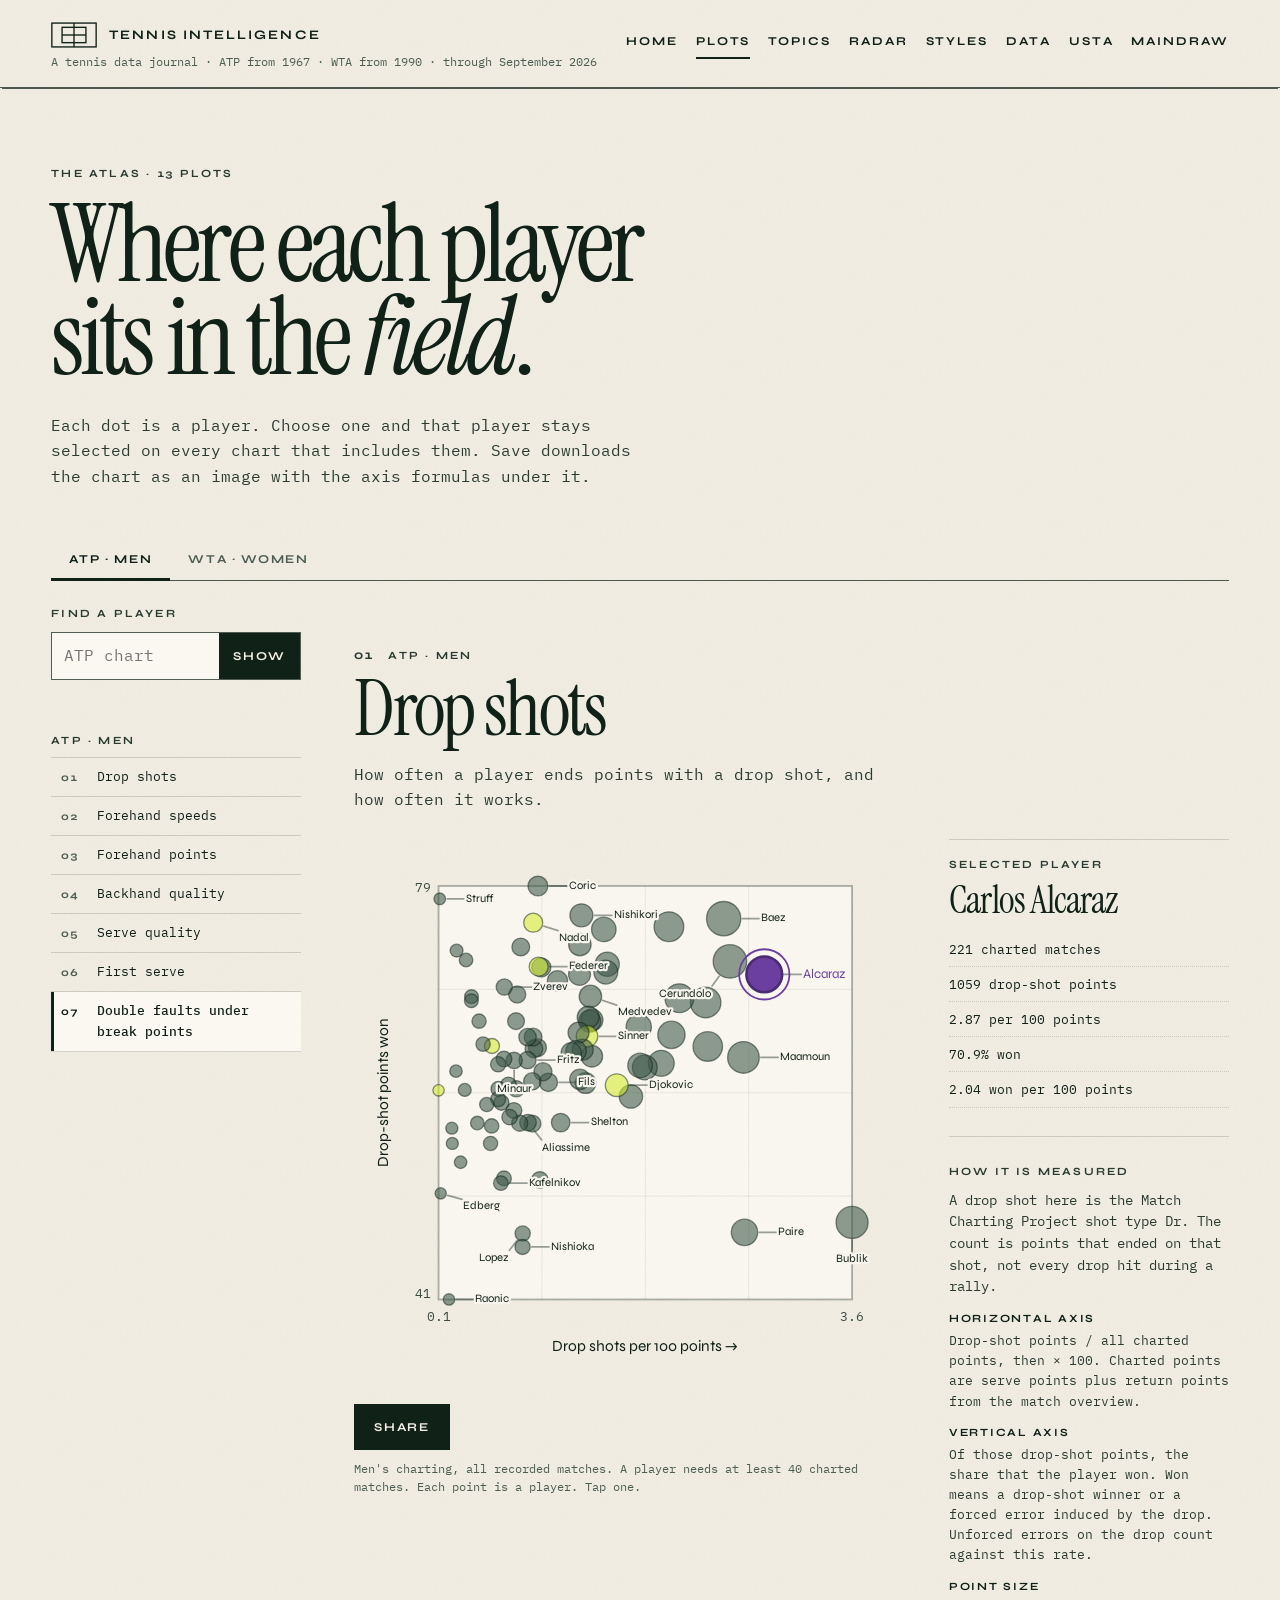
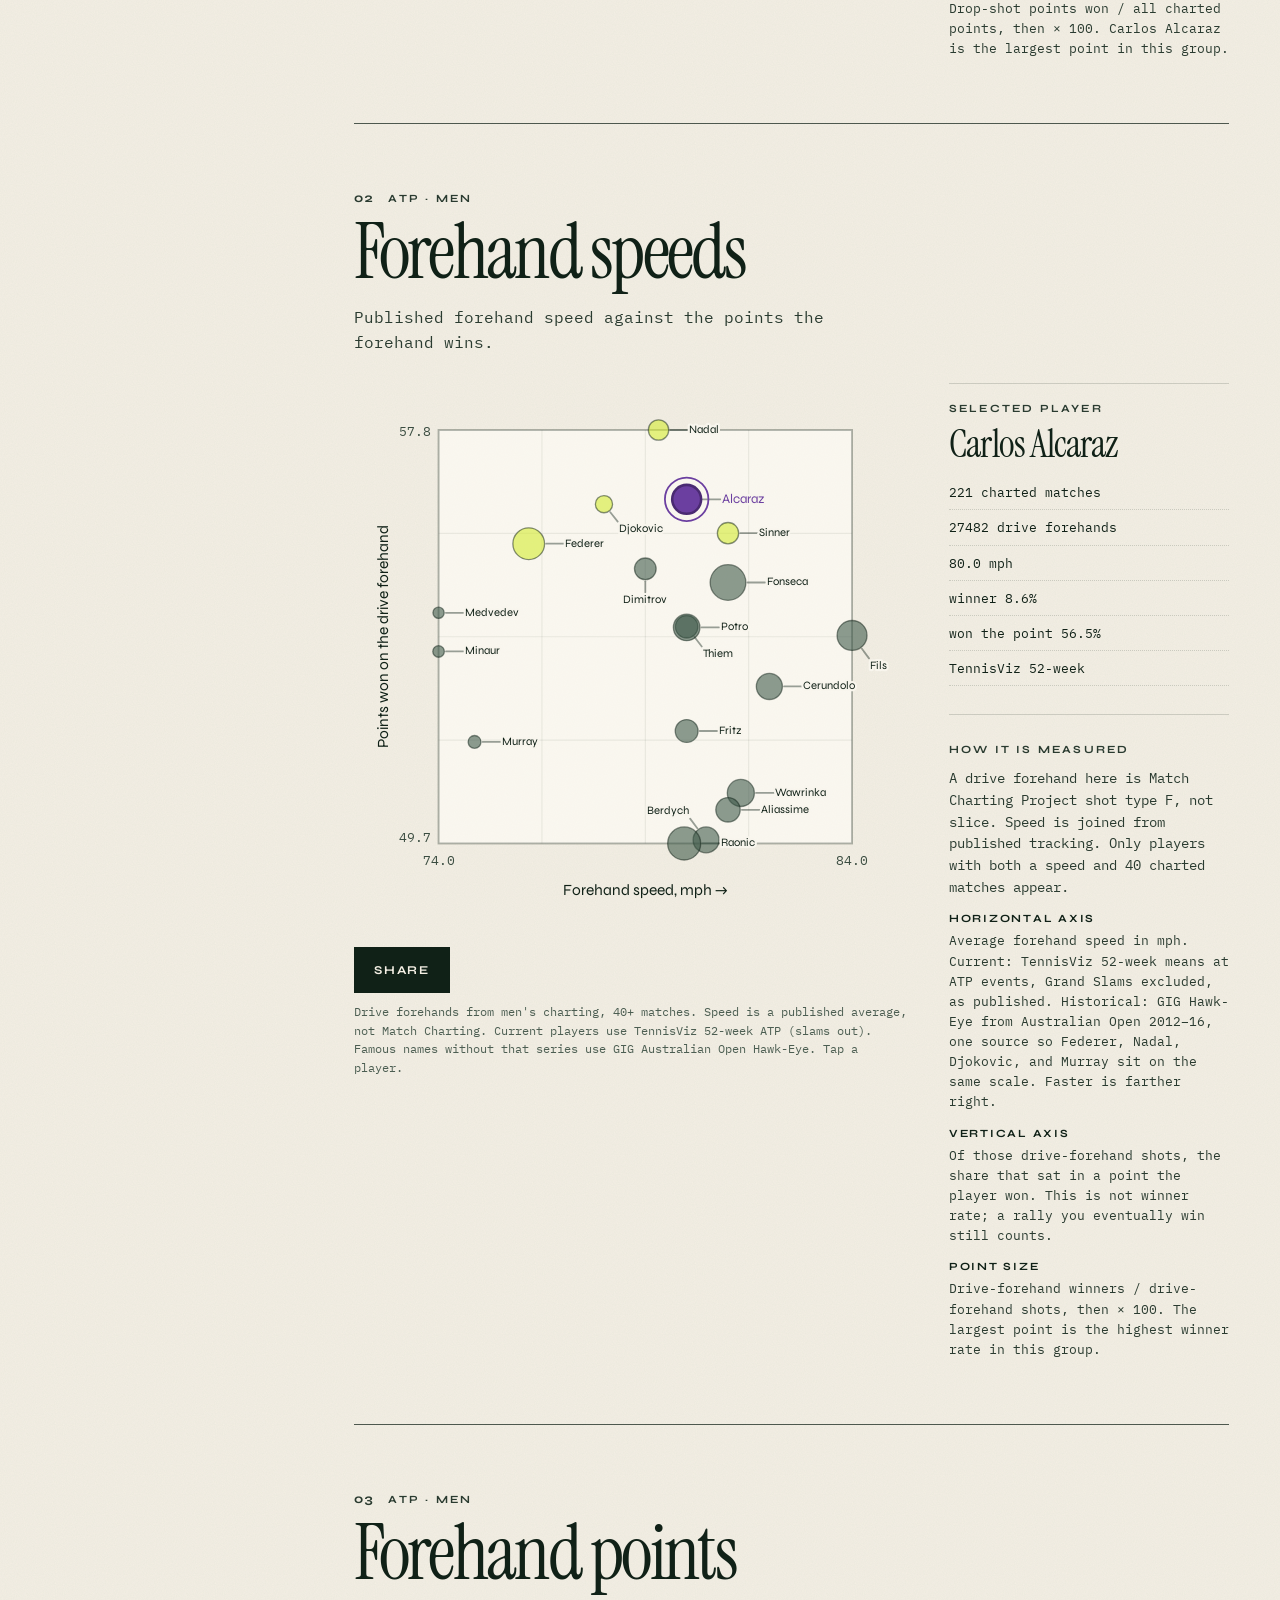
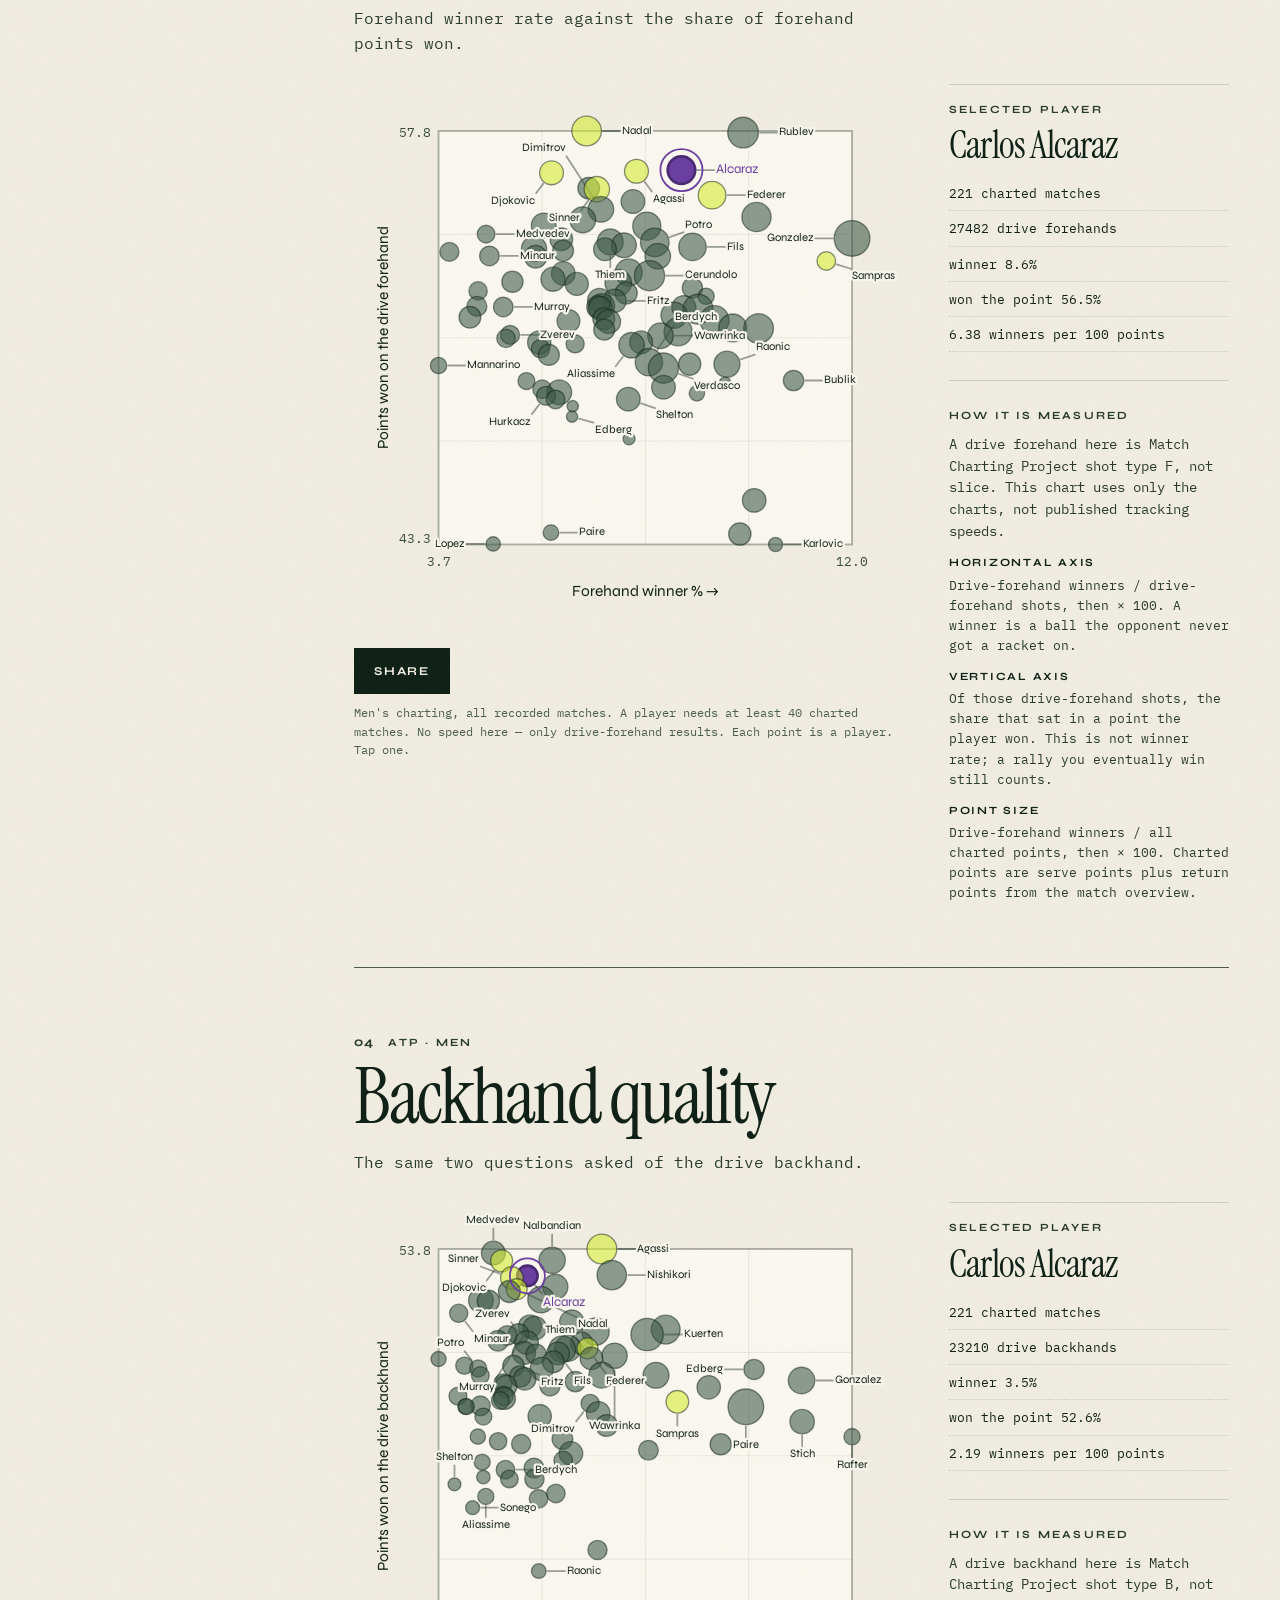
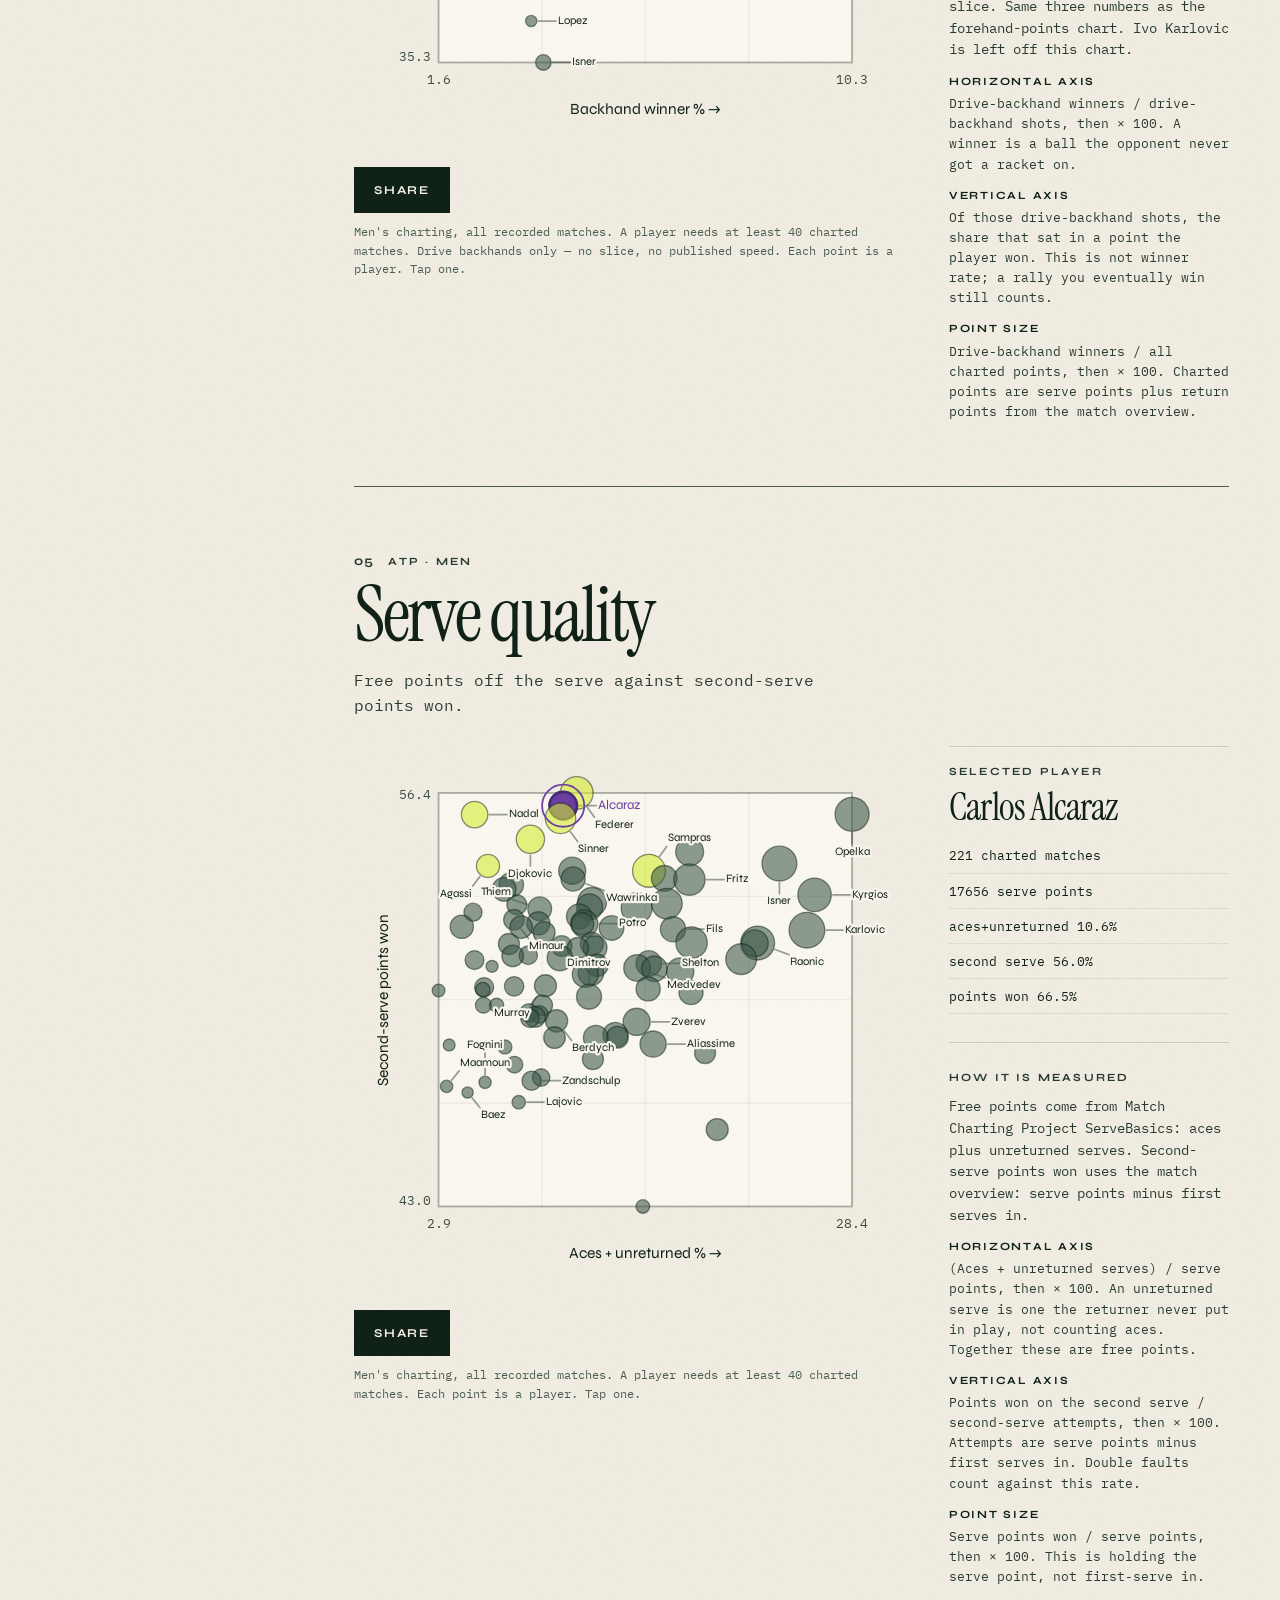
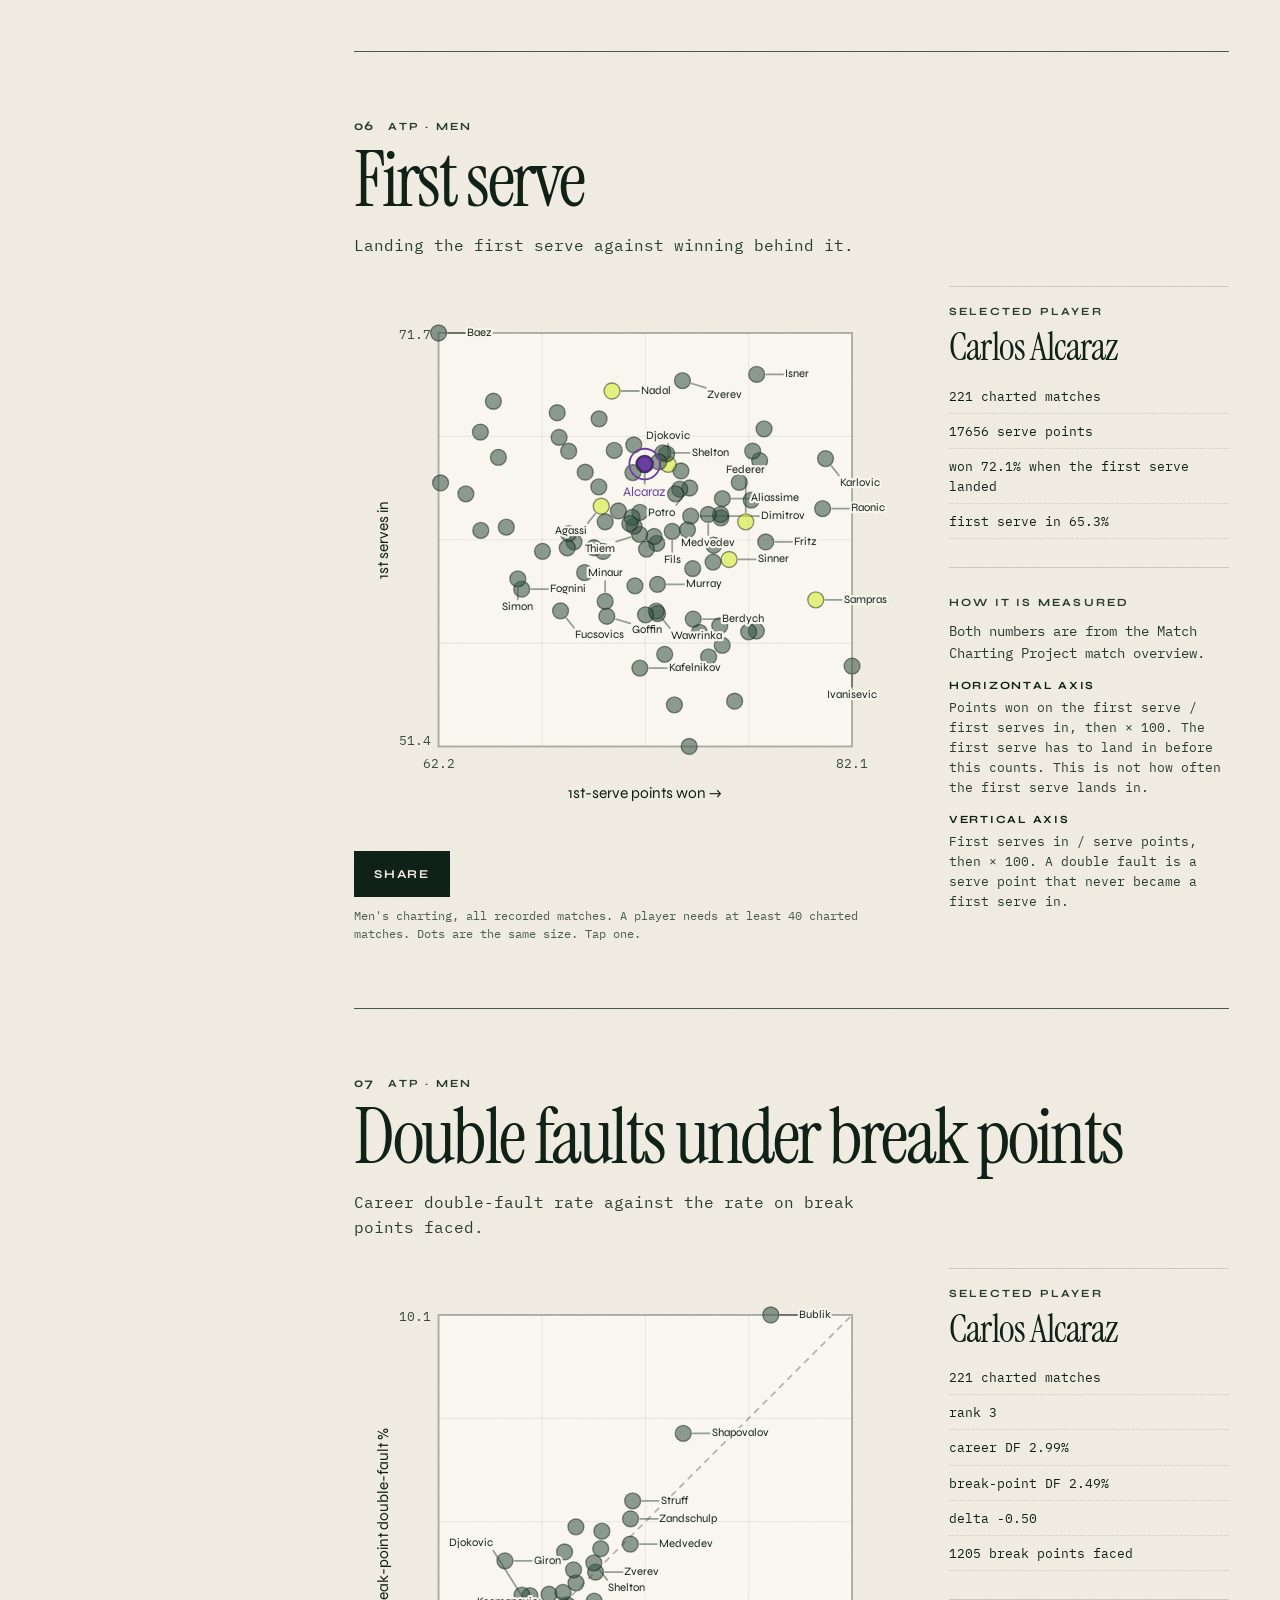
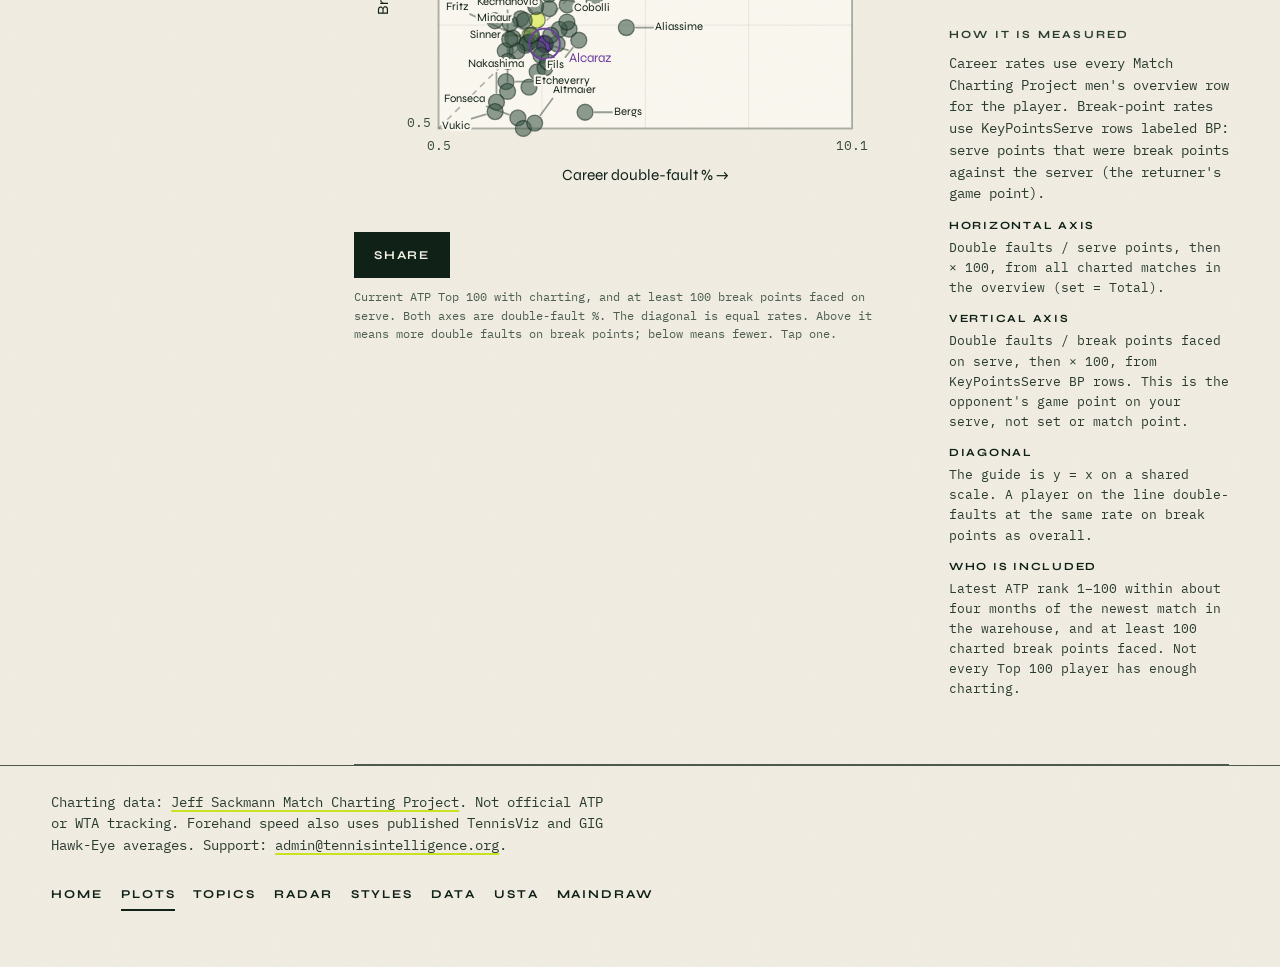
<file: plots/index.html>
<!DOCTYPE html>
<html lang="en">
<head>
<meta charset="utf-8">
<meta name="viewport" content="width=device-width, initial-scale=1">
<title>Plots · Tennis Intelligence</title>
<meta name="description" content="Thirteen ATP and WTA match-charting scatters, with the formula for each axis.">
<link rel="canonical" href="https://tennisintelligence.org/plots/">
<meta name="theme-color" content="#f4efe4">
<link rel="preconnect" href="https://fonts.googleapis.com">
<link rel="preconnect" href="https://fonts.gstatic.com" crossorigin>
<link href="https://fonts.googleapis.com/css2?family=IBM+Plex+Mono:wght@400;500&family=Instrument+Serif:ital@0;1&family=Syne:wght@600;700&display=swap" rel="stylesheet">
<link rel="stylesheet" href="../assets/site.css?v=17">
</head>
<body class="plots-page">
<a class="skip" href="#main">Skip to content</a>
<header class="masthead">
  <div class="brand-block">
    <a class="brand" href="../">
      <svg class="mark" viewBox="0 0 54 30" aria-hidden="true">
        <rect x="1" y="1" width="52" height="28"></rect>
        <line x1="27" y1="1" x2="27" y2="29"></line>
        <rect x="13" y="6" width="28" height="18"></rect>
        <line x1="13" y1="15" x2="41" y2="15"></line>
      </svg>
      <span>Tennis Intelligence</span>
    </a>
    <p class="issue">A tennis data journal · ATP from 1967 · WTA from 1990 · through September 2026</p>
  </div>
  <nav class="site-nav" aria-label="Site">
    <a href="../">Home</a>
    <a href="./" aria-current="page">Plots</a>
    <a href="../topics/">Topics</a>
    <a href="../radar/">Radar</a>
    <a href="../styles/">Styles</a>
    <a href="../data/">Data</a>
    <a href="../usta/">USTA</a>
    <a href="../maindraw/">MainDraw</a>
  </nav>
</header>

<main id="main" class="desk">
  <section class="opener" aria-labelledby="charts-title">
    <p class="kicker">The atlas · <span class="num">13</span> plots</p>
    <h1 id="charts-title">Where each player sits in the <em>field</em>.</h1>
    <p class="pitch">Each dot is a player. Choose one and that player stays selected on every chart that includes them. Save downloads the chart as an image with the axis formulas under it.</p>
  </section>

  <div class="tabs" role="tablist" aria-label="Tour">
    <button type="button" role="tab" id="tab-atp" aria-controls="panel-atp" aria-selected="true">ATP · Men</button>
    <button type="button" role="tab" id="tab-wta" aria-controls="panel-wta" aria-selected="false">WTA · Women</button>
  </div>

  <aside class="rail" aria-label="Find a player and chart index">
    <form class="finder" id="finder" role="search">
      <label class="kicker" for="player">Find a player</label>
      <div class="line">
        <div class="finder-field">
          <input id="player" name="player" type="search" list="player-names" placeholder="Charting name" autocomplete="off" enterkeyhint="search">
          <button type="button" class="finder-clear" id="player-clear" hidden aria-label="Clear player">×</button>
        </div>
        <button type="submit" class="button">Show</button>
      </div>
      <datalist id="player-names"></datalist>
      <p class="finder-note" id="finder-note" role="status"></p>
    </form>
    <nav class="toc" aria-label="Plots">
      <div class="toc-atp">
        <h2>ATP · Men</h2>
        <ol>
          <li><a href="#chart-drop"><span class="num">01</span>Drop shots</a></li>
          <li><a href="#chart-fh"><span class="num">02</span>Forehand speeds</a></li>
          <li><a href="#chart-fhpts"><span class="num">03</span>Forehand points</a></li>
          <li><a href="#chart-bh"><span class="num">04</span>Backhand quality</a></li>
          <li><a href="#chart-serve"><span class="num">05</span>Serve quality</a></li>
          <li><a href="#chart-first"><span class="num">06</span>First serve</a></li>
          <li><a href="#chart-dfbp"><span class="num">07</span>Double faults under break points</a></li>
        </ol>
      </div>
      <div class="toc-wta wta" hidden>
        <h2>WTA · Women</h2>
        <ol>
          <li><a href="#chart-wtaDr"><span class="num">01</span>Drop shots</a></li>
          <li><a href="#chart-wtaFh"><span class="num">02</span>Forehand points</a></li>
          <li><a href="#chart-wtaBh"><span class="num">03</span>Backhand quality</a></li>
          <li><a href="#chart-wtaSv"><span class="num">04</span>Serve quality</a></li>
          <li><a href="#chart-wtaFs"><span class="num">05</span>First serve</a></li>
          <li><a href="#chart-wtaDfbp"><span class="num">06</span>Double faults under break points</a></li>
        </ol>
      </div>
    </nav>
  </aside>

  <div class="stream">
    <section class="tab-panel" id="panel-atp" role="tabpanel" aria-labelledby="tab-atp" data-tour="atp">
      <div id="atp"></div>
    </section>
    <section class="tab-panel" id="panel-wta" role="tabpanel" aria-labelledby="tab-wta" data-tour="wta" hidden>
      <p class="panel-lede" id="wta-lede"></p>
      <div id="wta"></div>
    </section>
  </div>
</main>

<footer class="footer">
  <p class="credit">Charting data: <a href="https://github.com/JeffSackmann/tennis_MatchChartingProject">Jeff Sackmann Match Charting Project</a>. Not official ATP or WTA tracking. Forehand speed also uses published TennisViz and GIG Hawk-Eye averages. Support: <a href="mailto:admin@tennisintelligence.org">admin@tennisintelligence.org</a>.</p>
  <nav class="site-nav" aria-label="Footer">
    <a href="../">Home</a>
    <a href="./" aria-current="page">Plots</a>
    <a href="../topics/">Topics</a>
    <a href="../radar/">Radar</a>
    <a href="../styles/">Styles</a>
    <a href="../data/">Data</a>
    <a href="../usta/">USTA</a>
    <a href="../maindraw/">MainDraw</a>
  </nav>
</footer>
<p class="sr-only" id="announce" aria-live="polite"></p>
<script type="module" src="../assets/charts.js?v=17"></script>
</body>
</html>
</file>
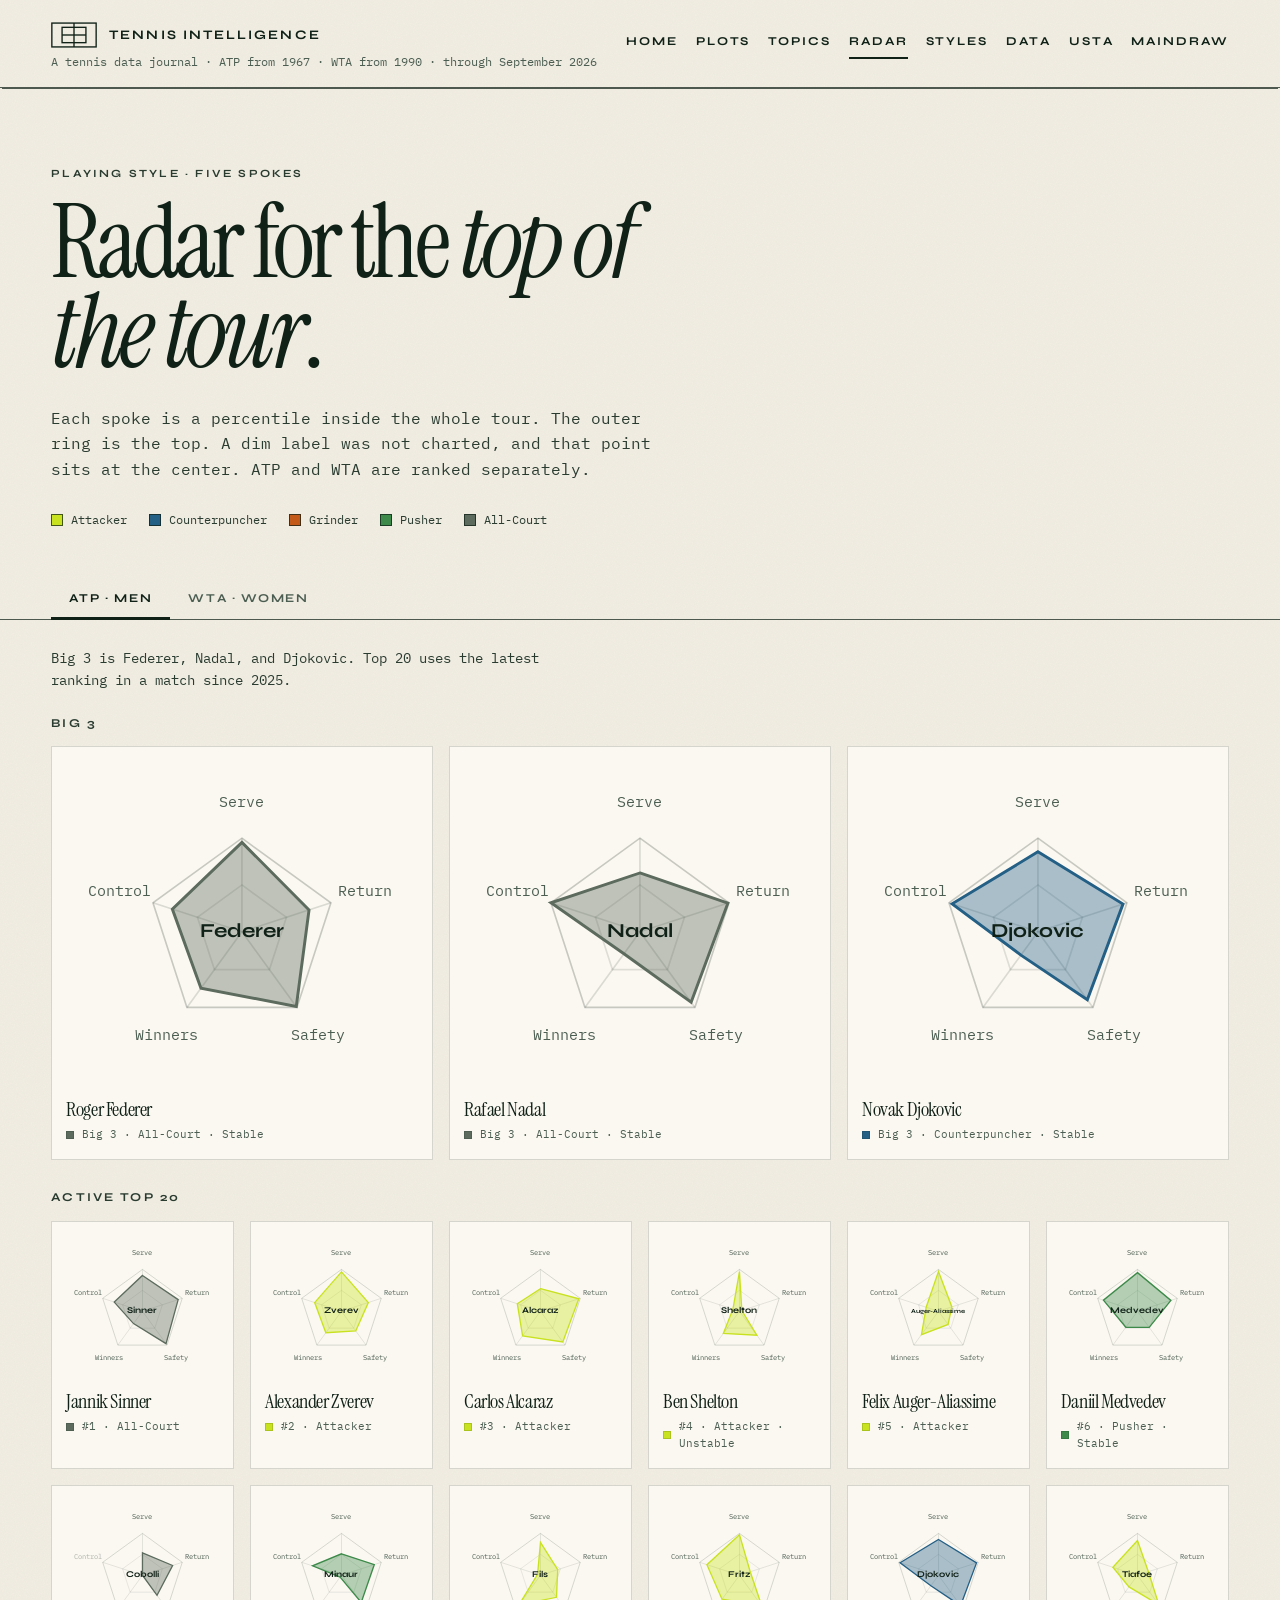
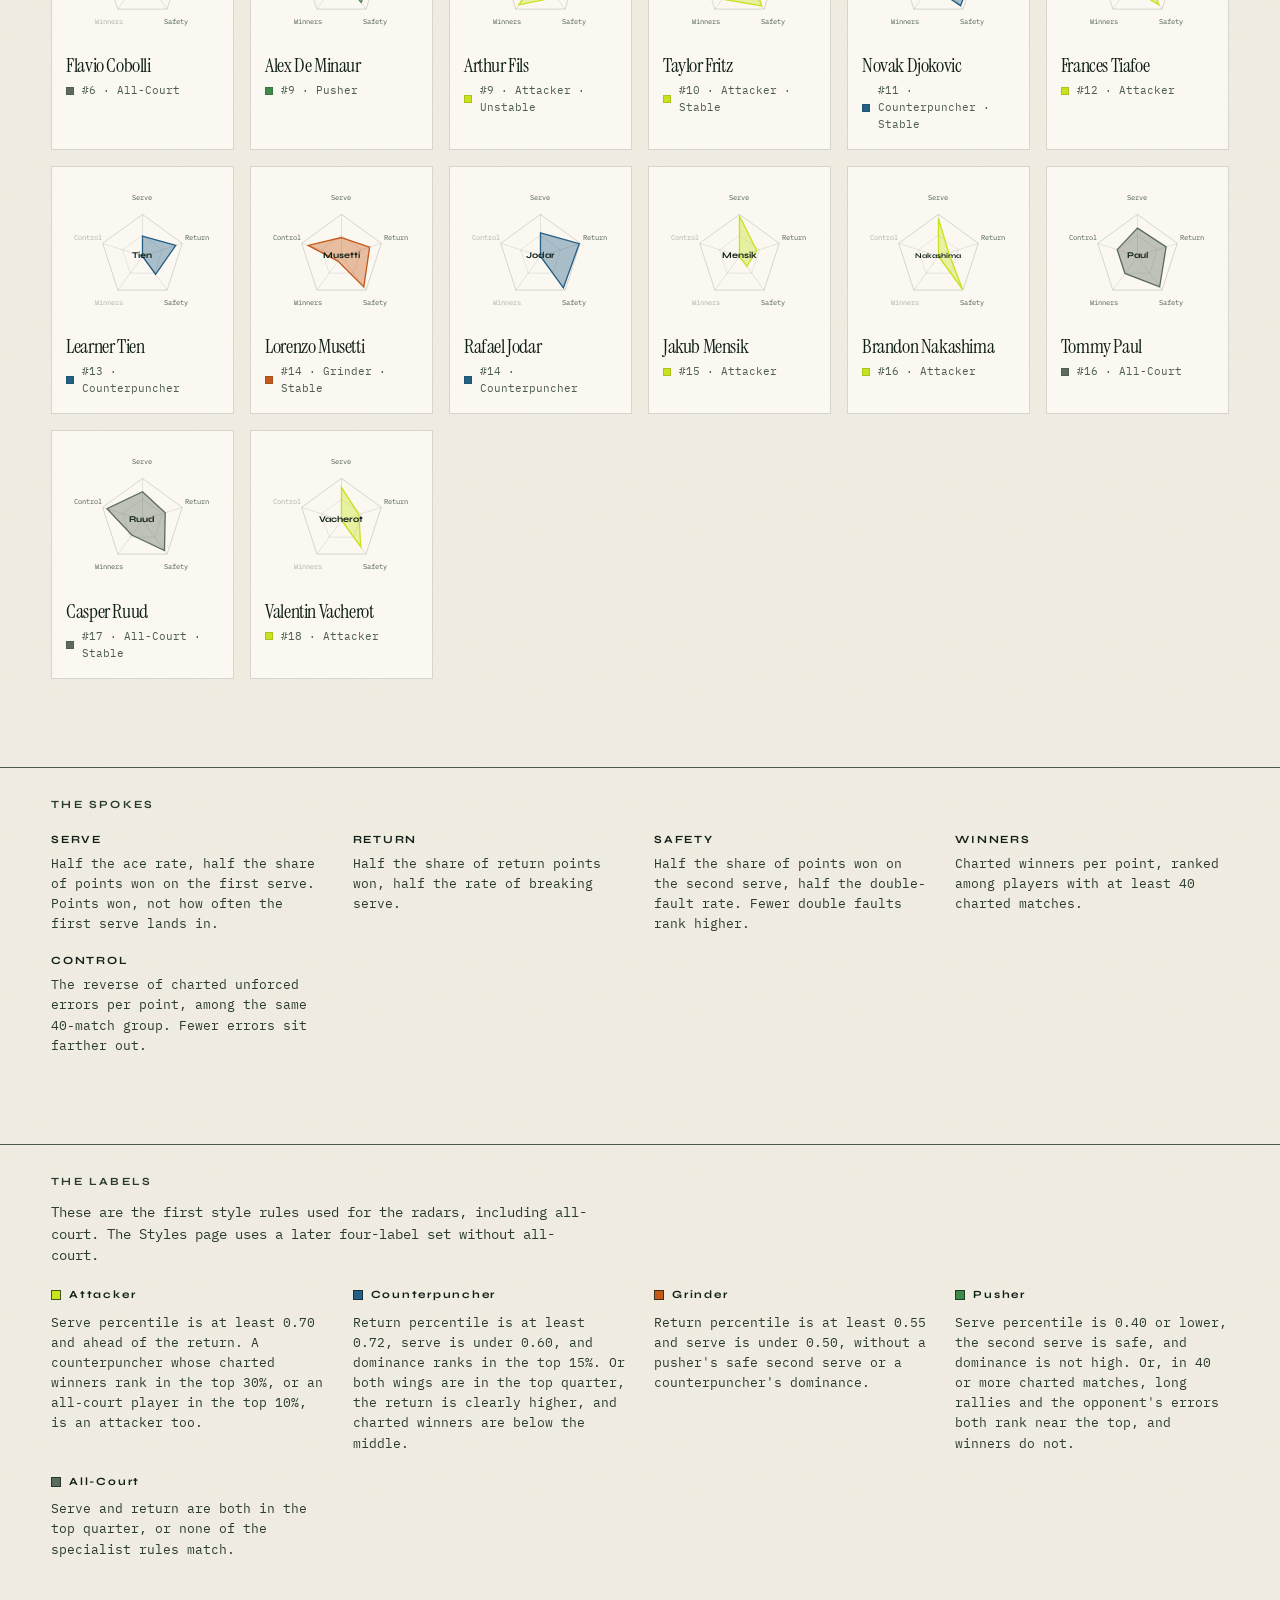
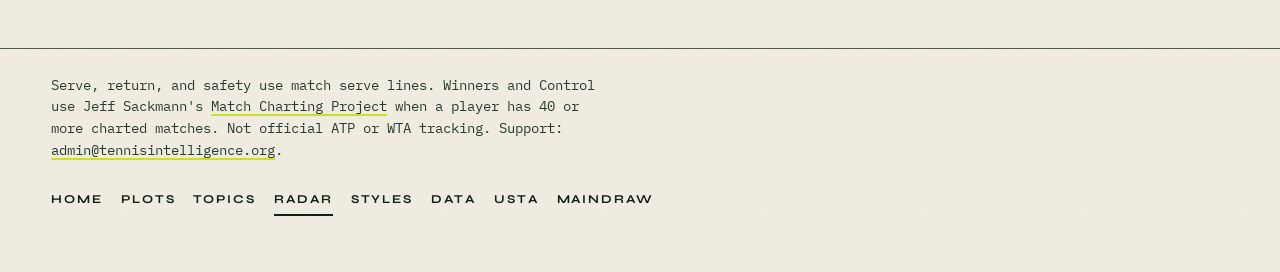
<file: radar/index.html>
<!DOCTYPE html>
<html lang="en">
<head>
<meta charset="utf-8">
<meta name="viewport" content="width=device-width, initial-scale=1">
<title>Radar · Tennis Intelligence</title>
<meta name="description" content="Playing-style radar charts for the ATP and WTA active top 20 and the Big 3. Each spoke is a tour percentile.">
<link rel="canonical" href="https://tennisintelligence.org/radar/">
<meta name="theme-color" content="#f4efe4">
<link rel="preconnect" href="https://fonts.googleapis.com">
<link rel="preconnect" href="https://fonts.gstatic.com" crossorigin>
<link href="https://fonts.googleapis.com/css2?family=IBM+Plex+Mono:wght@400;500&family=Instrument+Serif:ital@0;1&family=Syne:wght@600;700&display=swap" rel="stylesheet">
<link rel="stylesheet" href="../assets/site.css?v=17">
</head>
<body class="radar-page">
<a class="skip" href="#main">Skip to content</a>
<header class="masthead">
  <div class="brand-block">
    <a class="brand" href="../">
      <svg class="mark" viewBox="0 0 54 30" aria-hidden="true">
        <rect x="1" y="1" width="52" height="28"></rect>
        <line x1="27" y1="1" x2="27" y2="29"></line>
        <rect x="13" y="6" width="28" height="18"></rect>
        <line x1="13" y1="15" x2="41" y2="15"></line>
      </svg>
      <span>Tennis Intelligence</span>
    </a>
    <p class="issue">A tennis data journal · ATP from 1967 · WTA from 1990 · through September 2026</p>
  </div>
  <nav class="site-nav" aria-label="Site">
    <a href="../">Home</a>
    <a href="../plots/">Plots</a>
    <a href="../topics/">Topics</a>
    <a href="./" aria-current="page">Radar</a>
    <a href="../styles/">Styles</a>
    <a href="../data/">Data</a>
    <a href="../usta/">USTA</a>
    <a href="../maindraw/">MainDraw</a>
  </nav>
</header>

<main id="main">
  <section class="opener" aria-labelledby="radar-title">
    <p class="kicker">Playing style · five spokes</p>
    <h1 id="radar-title">Radar for the <em>top of the tour</em>.</h1>
    <p class="pitch">Each spoke is a percentile inside the whole tour. The outer ring is the top. A dim label was not charted, and that point sits at the center. ATP and WTA are ranked separately.</p>
    <ul class="style-legend" id="radar-legend" aria-label="Style colors"></ul>
  </section>

  <div class="tabs" role="tablist" aria-label="Tour">
    <button type="button" role="tab" id="tab-atp" aria-controls="panel-atp" aria-selected="true">ATP · Men</button>
    <button type="button" role="tab" id="tab-wta" aria-controls="panel-wta" aria-selected="false">WTA · Women</button>
  </div>
  <div id="radar-root"></div>

  <section class="method-block" data-reveal aria-labelledby="method-title">
    <p class="kicker" id="method-title">The spokes</p>
    <dl class="method-grid" id="radar-method"></dl>
  </section>

  <section class="method-block style-defs-block" data-reveal aria-labelledby="style-defs-title">
    <p class="kicker" id="style-defs-title">The labels</p>
    <p class="panel-lede">These are the first style rules used for the radars, including all-court. The Styles page uses a later four-label set without all-court.</p>
    <dl class="method-grid" id="radar-style-defs"></dl>
  </section>
</main>

<footer class="footer">
  <p class="credit">Serve, return, and safety use match serve lines. Winners and Control use Jeff Sackmann's <a href="https://github.com/JeffSackmann/tennis_MatchChartingProject">Match Charting Project</a> when a player has 40 or more charted matches. Not official ATP or WTA tracking. Support: <a href="mailto:admin@tennisintelligence.org">admin@tennisintelligence.org</a>.</p>
  <nav class="site-nav" aria-label="Footer">
    <a href="../">Home</a>
    <a href="../plots/">Plots</a>
    <a href="../topics/">Topics</a>
    <a href="./" aria-current="page">Radar</a>
    <a href="../styles/">Styles</a>
    <a href="../data/">Data</a>
    <a href="../usta/">USTA</a>
    <a href="../maindraw/">MainDraw</a>
  </nav>
</footer>
<script type="module" src="../assets/radar.js?v=8"></script>
</body>
</html>
</file>
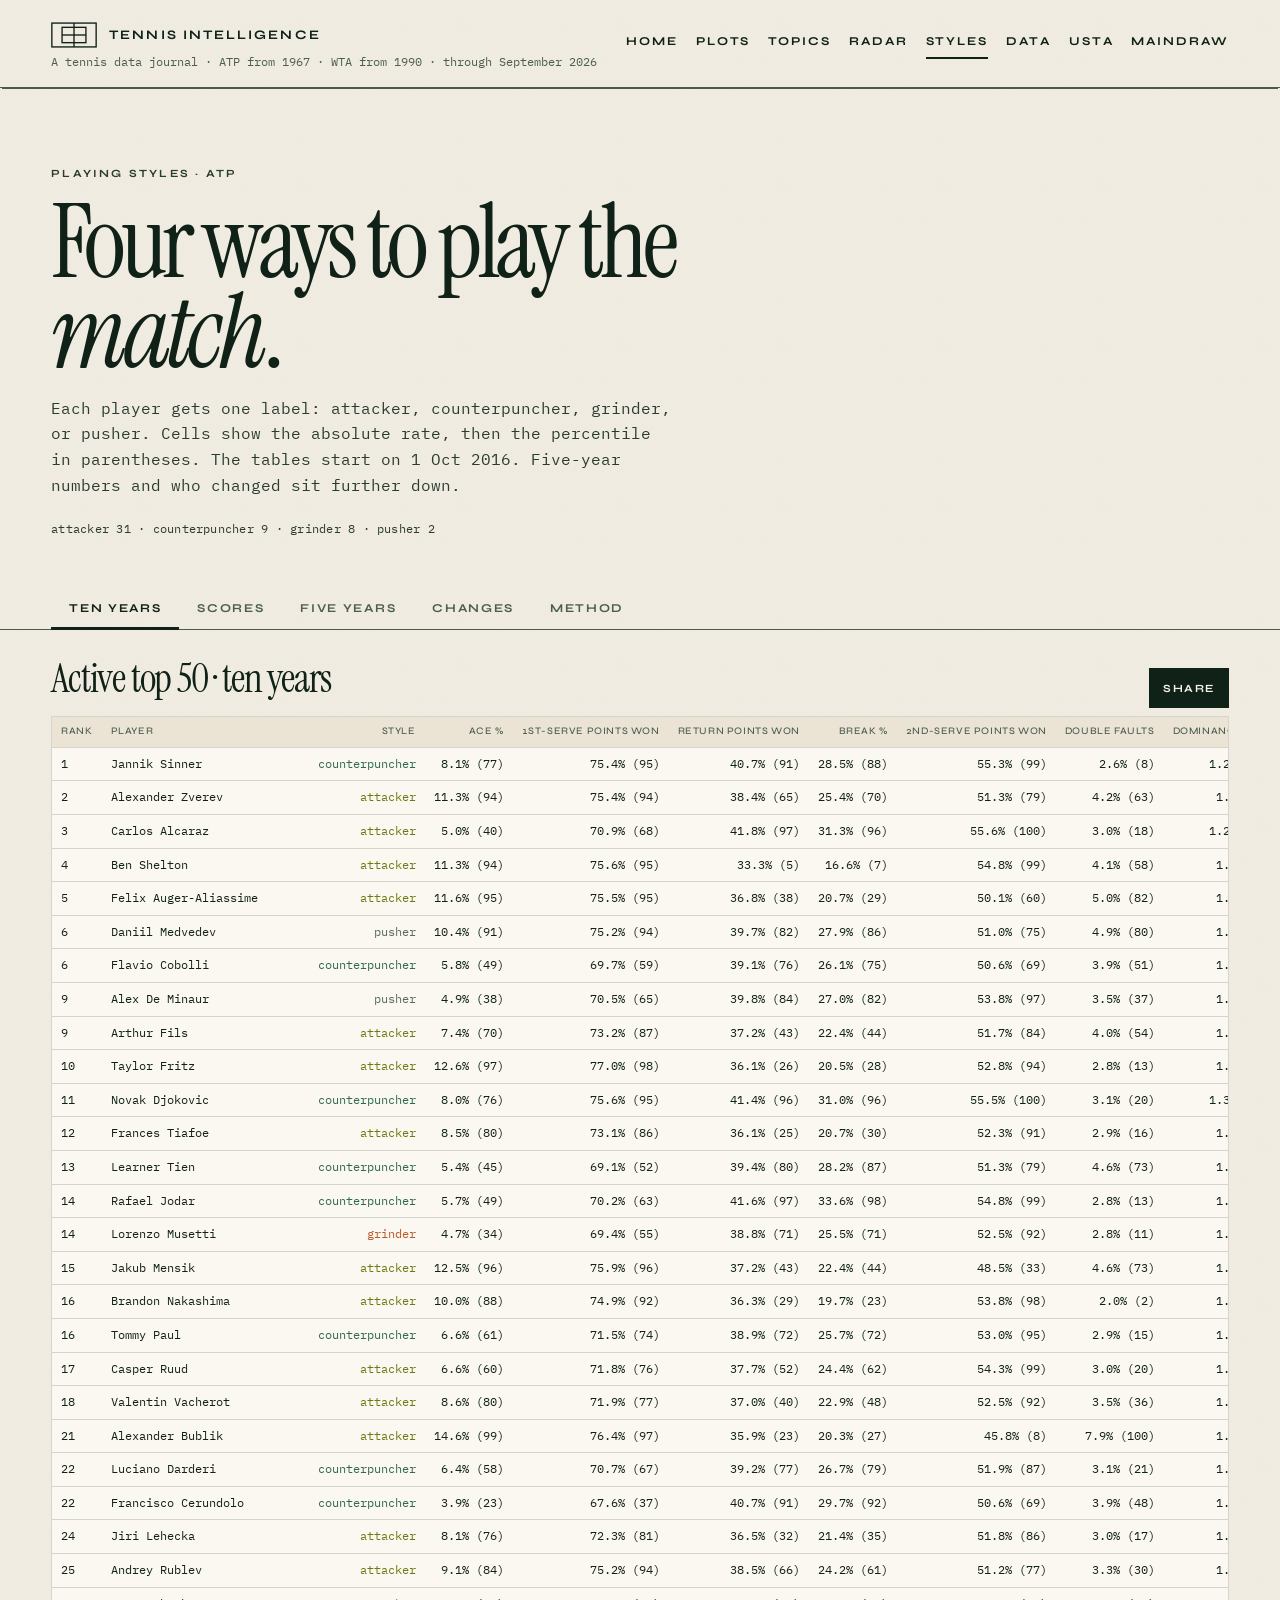
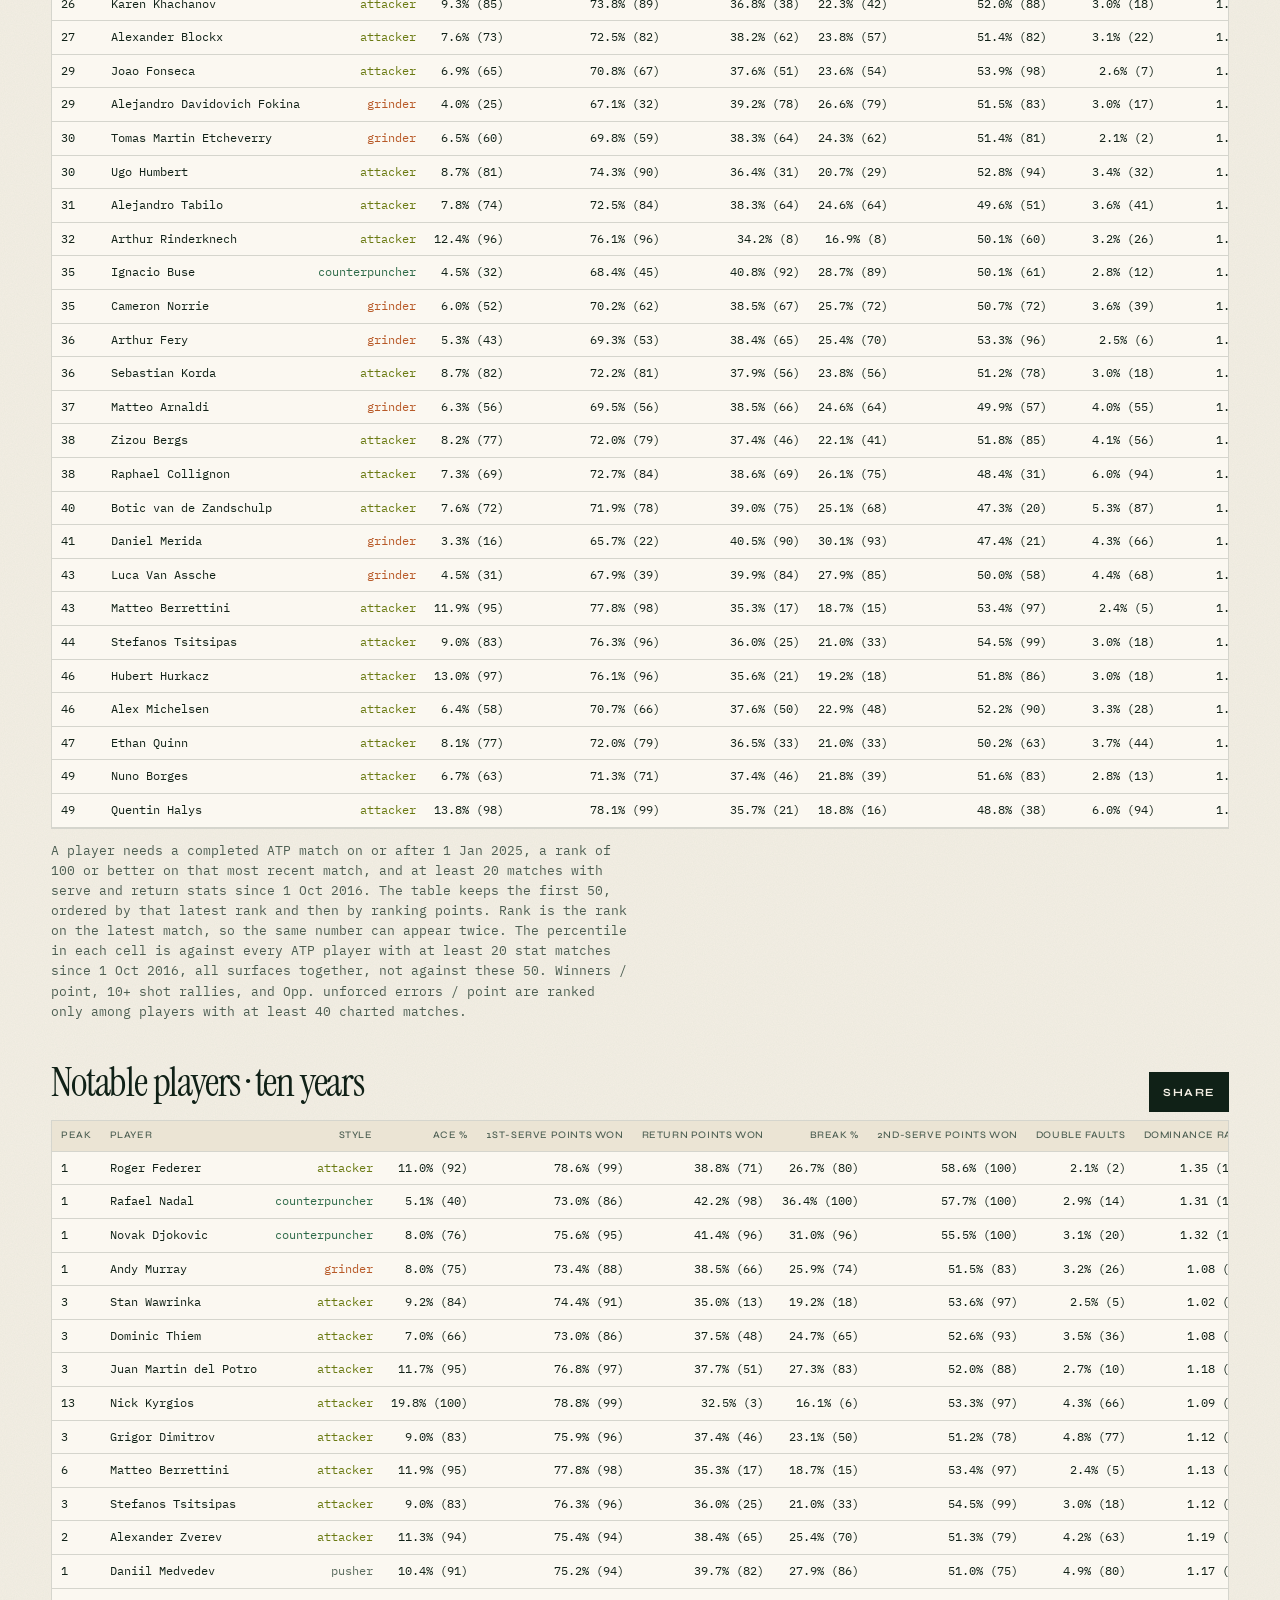
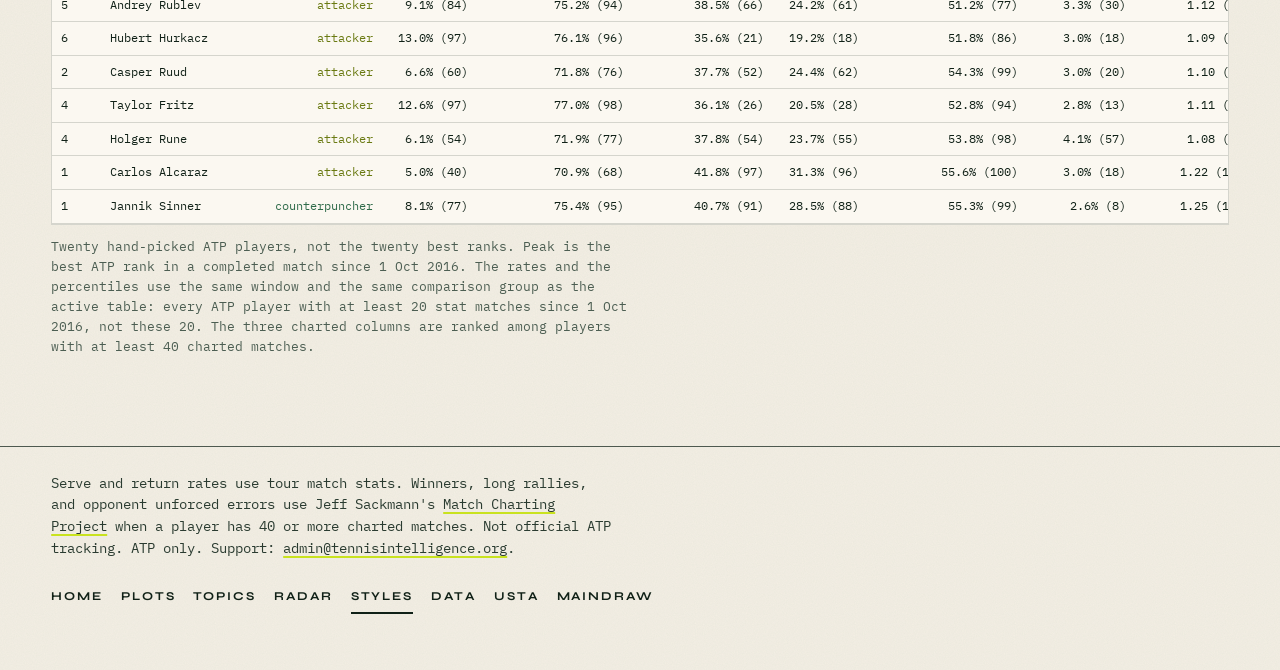
<file: styles/index.html>
<!DOCTYPE html>
<html lang="en">
<head>
<meta charset="utf-8">
<meta name="viewport" content="width=device-width, initial-scale=1">
<title>Styles · Tennis Intelligence</title>
<meta name="description" content="ATP playing styles: attacker, counterpuncher, grinder, and pusher. Active top 50 and notable players, with rates, scores, and five-year changes.">
<link rel="canonical" href="https://tennisintelligence.org/styles/">
<meta name="theme-color" content="#f4efe4">
<link rel="preconnect" href="https://fonts.googleapis.com">
<link rel="preconnect" href="https://fonts.gstatic.com" crossorigin>
<link href="https://fonts.googleapis.com/css2?family=IBM+Plex+Mono:wght@400;500&family=Instrument+Serif:ital@0;1&family=Syne:wght@600;700&display=swap" rel="stylesheet">
<link rel="stylesheet" href="../assets/site.css?v=17">
</head>
<body class="styles-page">
<a class="skip" href="#main">Skip to content</a>
<header class="masthead">
  <div class="brand-block">
    <a class="brand" href="../">
      <svg class="mark" viewBox="0 0 54 30" aria-hidden="true">
        <rect x="1" y="1" width="52" height="28"></rect>
        <line x1="27" y1="1" x2="27" y2="29"></line>
        <rect x="13" y="6" width="28" height="18"></rect>
        <line x1="13" y1="15" x2="41" y2="15"></line>
      </svg>
      <span>Tennis Intelligence</span>
    </a>
    <p class="issue">A tennis data journal · ATP from 1967 · WTA from 1990 · through September 2026</p>
  </div>
  <nav class="site-nav" aria-label="Site">
    <a href="../">Home</a>
    <a href="../plots/">Plots</a>
    <a href="../topics/">Topics</a>
    <a href="../radar/">Radar</a>
    <a href="./" aria-current="page">Styles</a>
    <a href="../data/">Data</a>
    <a href="../usta/">USTA</a>
    <a href="../maindraw/">MainDraw</a>
  </nav>
</header>

<main id="main">
  <section class="opener" aria-labelledby="styles-title">
    <p class="kicker">Playing styles · ATP</p>
    <h1 id="styles-title">Four ways to play the <em>match</em>.</h1>
    <p class="pitch">Each player gets one label: attacker, counterpuncher, grinder, or pusher. Cells show the absolute rate, then the percentile in parentheses. The tables start on 1 Oct 2016. Five-year numbers and who changed sit further down.</p>
    <p class="counts" id="ten-counts" aria-live="polite"></p>
  </section>

  <div class="tabs" role="tablist" aria-label="Styles sections">
    <button type="button" role="tab" id="tab-ten" aria-controls="panel-ten" aria-selected="true">Ten years</button>
    <button type="button" role="tab" id="tab-scores" aria-controls="panel-scores" aria-selected="false">Scores</button>
    <button type="button" role="tab" id="tab-five" aria-controls="panel-five" aria-selected="false">Five years</button>
    <button type="button" role="tab" id="tab-changes" aria-controls="panel-changes" aria-selected="false">Changes</button>
    <button type="button" role="tab" id="tab-method" aria-controls="panel-method" aria-selected="false">Method</button>
  </div>

  <section class="tab-panel" id="panel-ten" role="tabpanel" aria-labelledby="tab-ten">
    <article class="style-block">
      <div class="block-head">
        <h2>Active top 50 · ten years</h2>
        <button type="button" class="save" id="save-active" disabled>Save</button>
      </div>
      <p class="swipe">Swipe the table sideways. The player name stays on the left.</p>
      <div class="sheet" id="active"></div>
      <p class="note" id="active-note"></p>
    </article>
    <article class="style-block">
      <div class="block-head">
        <h2>Notable players · ten years</h2>
        <button type="button" class="save" id="save-famous" disabled>Save</button>
      </div>
      <p class="swipe">Swipe the table sideways. The player name stays on the left.</p>
      <div class="sheet" id="famous"></div>
      <p class="note" id="famous-note"></p>
    </article>
  </section>

  <section class="tab-panel" id="panel-scores" role="tabpanel" aria-labelledby="tab-scores" hidden>
    <article class="style-block">
      <div class="block-head">
        <h2>Active top 50 scores · ten years</h2>
        <button type="button" class="save" id="save-active-score" disabled>Save</button>
      </div>
      <p class="swipe">Swipe the table sideways. The player name stays on the left.</p>
      <div class="sheet" id="active-score"></div>
      <p class="note" id="active-score-note"></p>
      <p class="note" id="score-formula-note"></p>
      <dl class="method-grid" id="score-formulas"></dl>
    </article>
    <article class="style-block">
      <div class="block-head">
        <h2>Notable player scores · ten years</h2>
        <button type="button" class="save" id="save-famous-score" disabled>Save</button>
      </div>
      <p class="swipe">Swipe the table sideways. The player name stays on the left.</p>
      <div class="sheet" id="famous-score"></div>
      <p class="note" id="famous-score-note"></p>
    </article>
  </section>

  <section class="tab-panel" id="panel-five" role="tabpanel" aria-labelledby="tab-five" hidden>
    <p class="panel-lede" id="five-note"></p>
    <p class="counts" id="five-counts"></p>
    <article class="style-block">
      <div class="block-head">
        <h2>Active top 50 · five years</h2>
        <button type="button" class="save" id="save-five-active" disabled>Save</button>
      </div>
      <p class="swipe">Swipe the table sideways. The player name stays on the left.</p>
      <div class="sheet" id="five-active"></div>
      <p class="note" id="five-active-note"></p>
    </article>
    <article class="style-block">
      <div class="block-head">
        <h2>Notable players · five years</h2>
        <button type="button" class="save" id="save-five-famous" disabled>Save</button>
      </div>
      <p class="swipe">Swipe the table sideways. The player name stays on the left.</p>
      <div class="sheet" id="five-famous"></div>
      <p class="note" id="five-famous-note"></p>
    </article>
  </section>

  <section class="tab-panel" id="panel-changes" role="tabpanel" aria-labelledby="tab-changes" hidden>
    <p class="panel-lede" id="changes-note"></p>
    <article class="style-block">
      <div class="block-head">
        <h2>Active top 50</h2>
        <button type="button" class="save" id="save-changes-active" disabled>Save</button>
      </div>
      <div class="sheet" id="changes-active"></div>
    </article>
    <article class="style-block">
      <div class="block-head">
        <h2>Notable players</h2>
        <button type="button" class="save" id="save-changes-famous" disabled>Save</button>
      </div>
      <div class="sheet" id="changes-famous"></div>
    </article>
  </section>

  <section class="tab-panel" id="panel-method" role="tabpanel" aria-labelledby="tab-method" hidden>
    <article class="style-block">
      <h2>How the label is chosen</h2>
      <p class="note" id="styles-note"></p>
      <dl class="method-list" id="style-defs"></dl>
    </article>
    <article class="style-block">
      <h2>Definitions</h2>
      <dl class="method-list" id="defs"></dl>
    </article>
  </section>

  <p class="err" id="error" hidden>The style tables did not load.</p>
</main>

<footer class="footer">
  <p class="credit">Serve and return rates use tour match stats. Winners, long rallies, and opponent unforced errors use Jeff Sackmann's <a href="https://github.com/JeffSackmann/tennis_MatchChartingProject">Match Charting Project</a> when a player has 40 or more charted matches. Not official ATP tracking. ATP only. Support: <a href="mailto:admin@tennisintelligence.org">admin@tennisintelligence.org</a>.</p>
  <nav class="site-nav" aria-label="Footer">
    <a href="../">Home</a>
    <a href="../plots/">Plots</a>
    <a href="../topics/">Topics</a>
    <a href="../radar/">Radar</a>
    <a href="./" aria-current="page">Styles</a>
    <a href="../data/">Data</a>
    <a href="../usta/">USTA</a>
    <a href="../maindraw/">MainDraw</a>
  </nav>
</footer>
<script type="module" src="../assets/styles.js?v=1"></script>
</body>
</html>
</file>
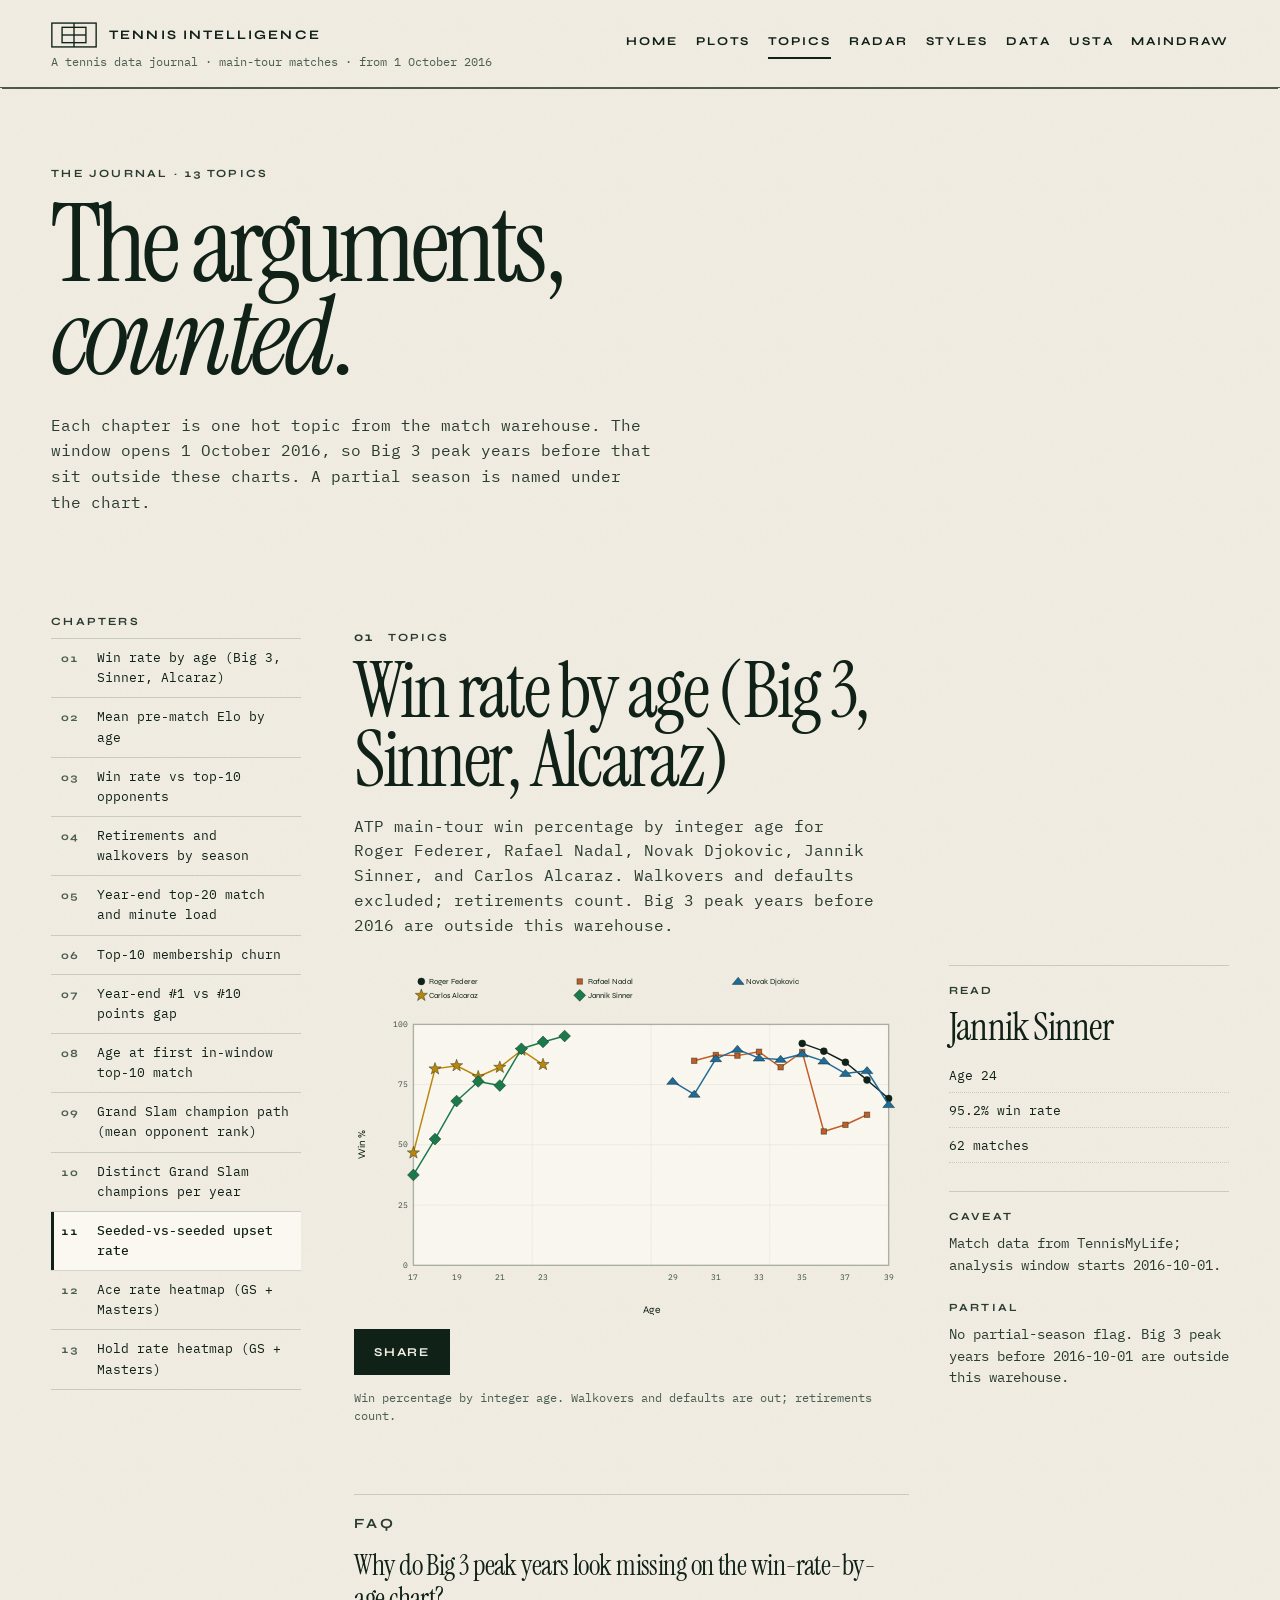
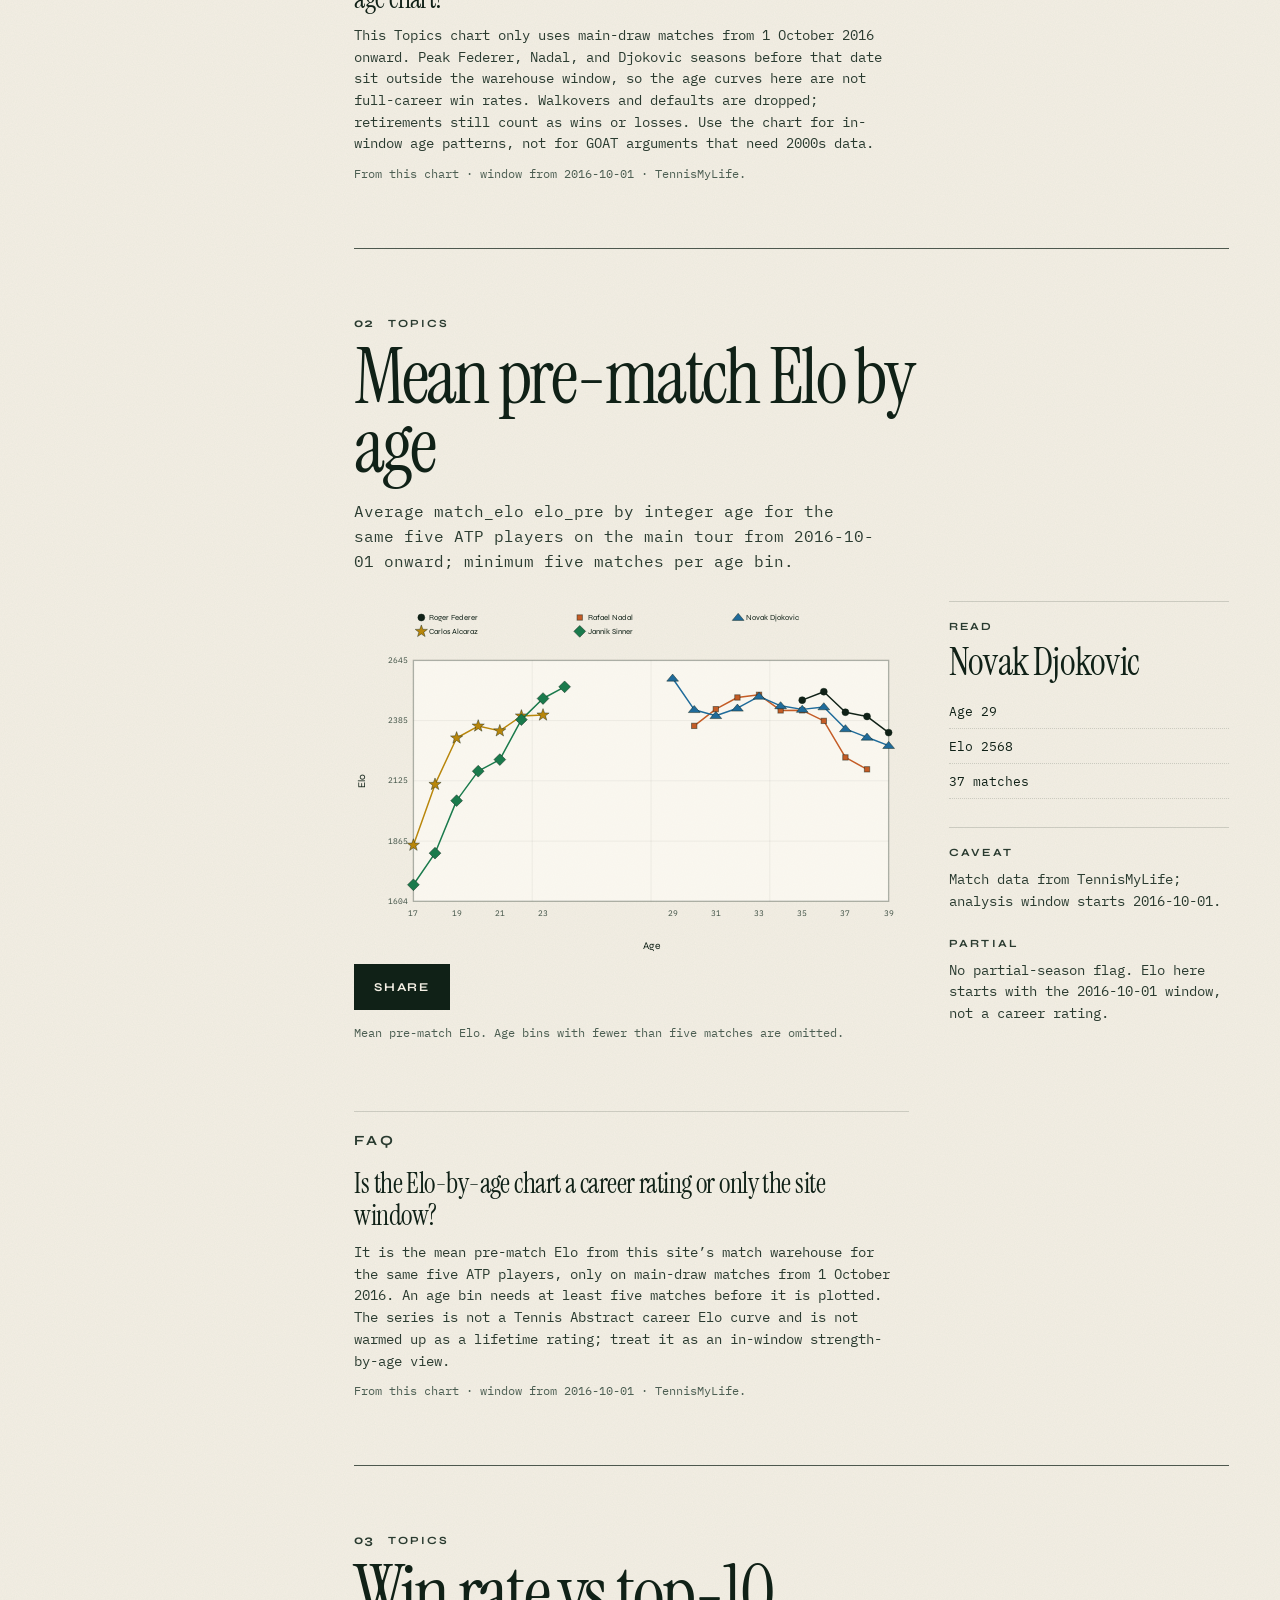
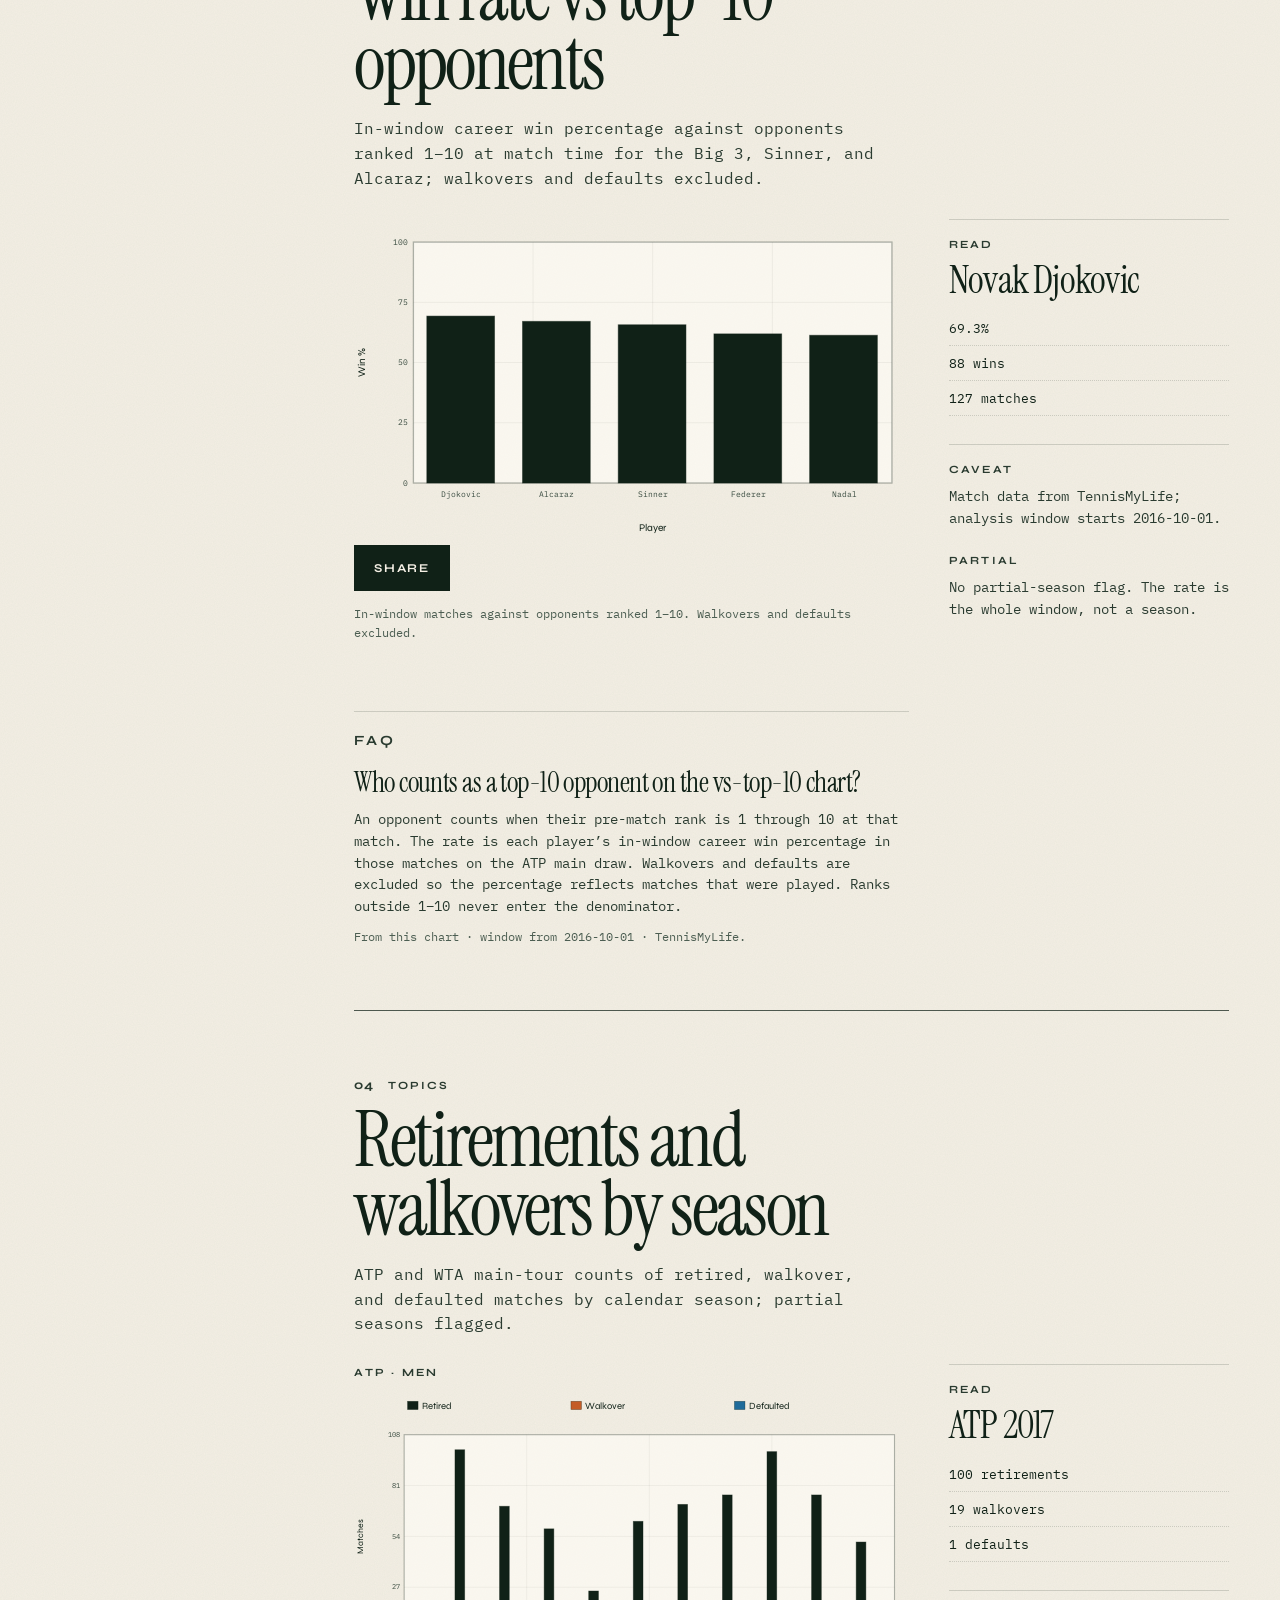
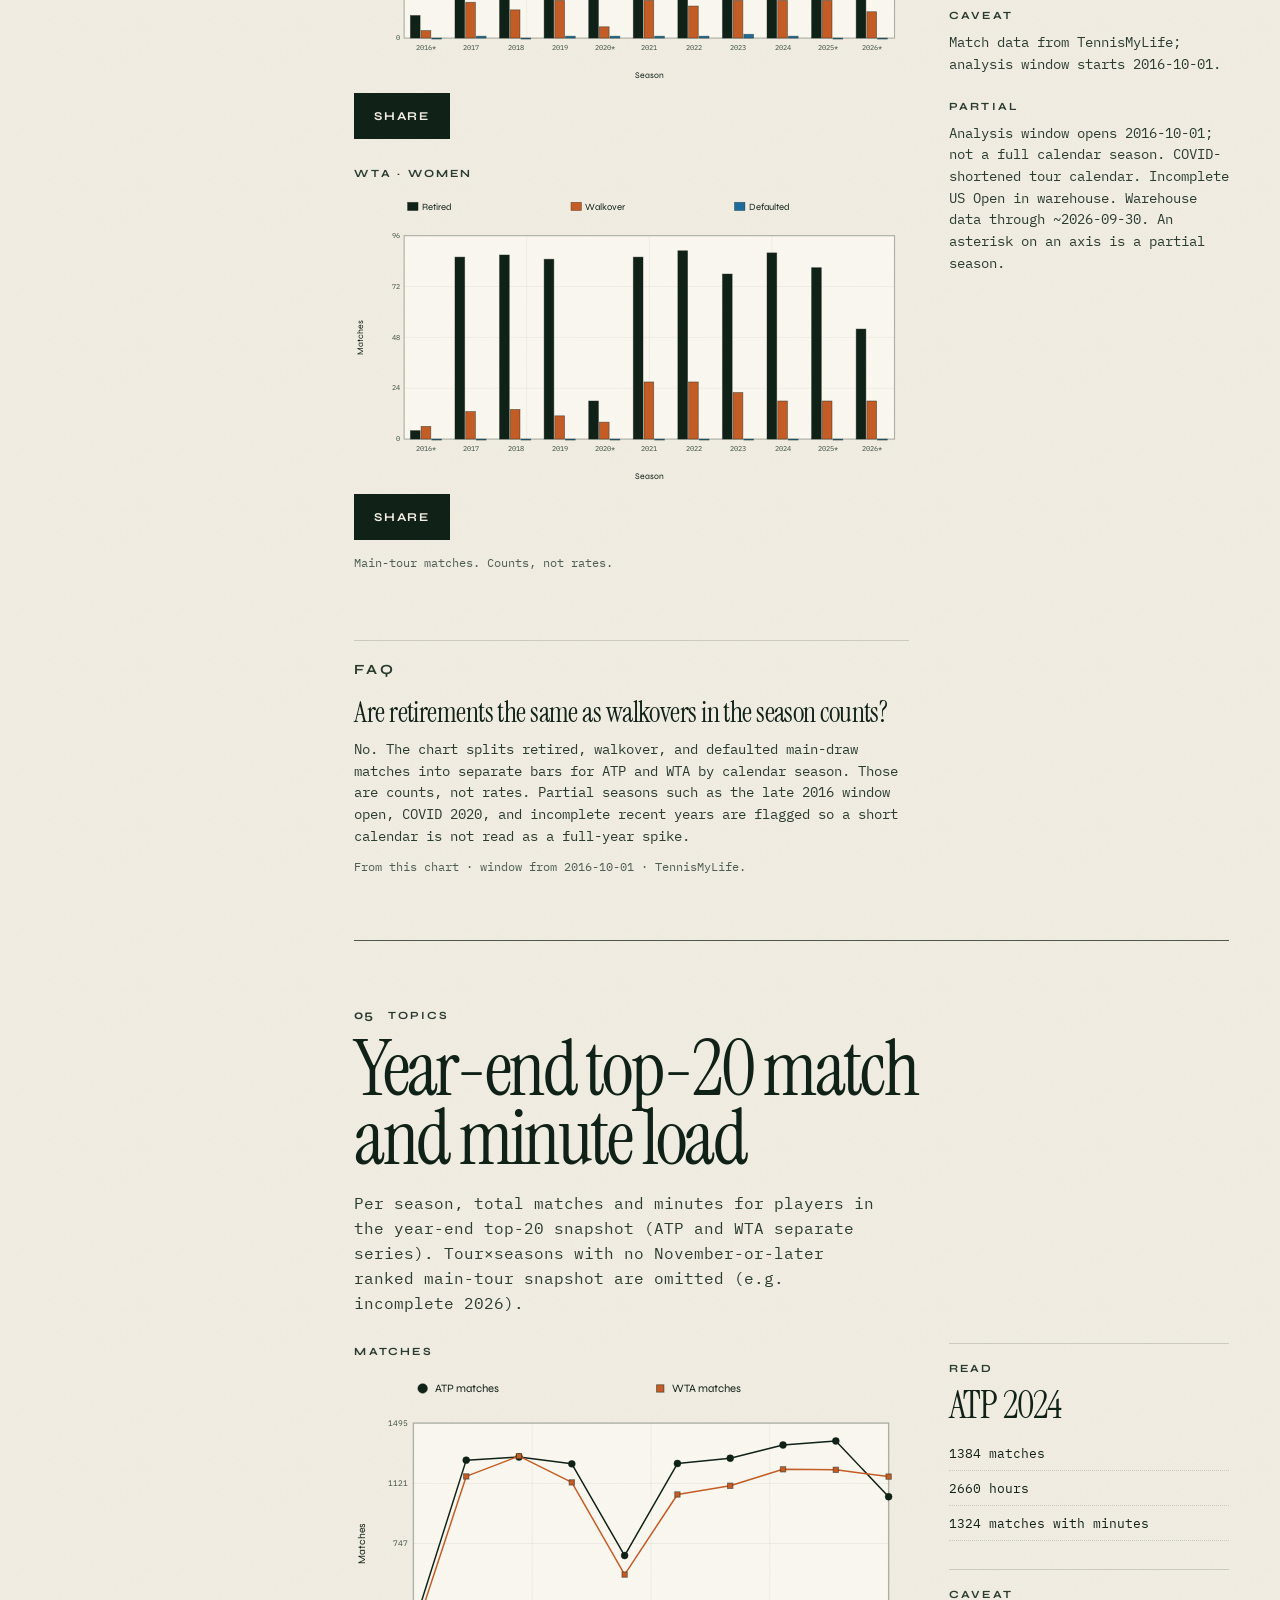
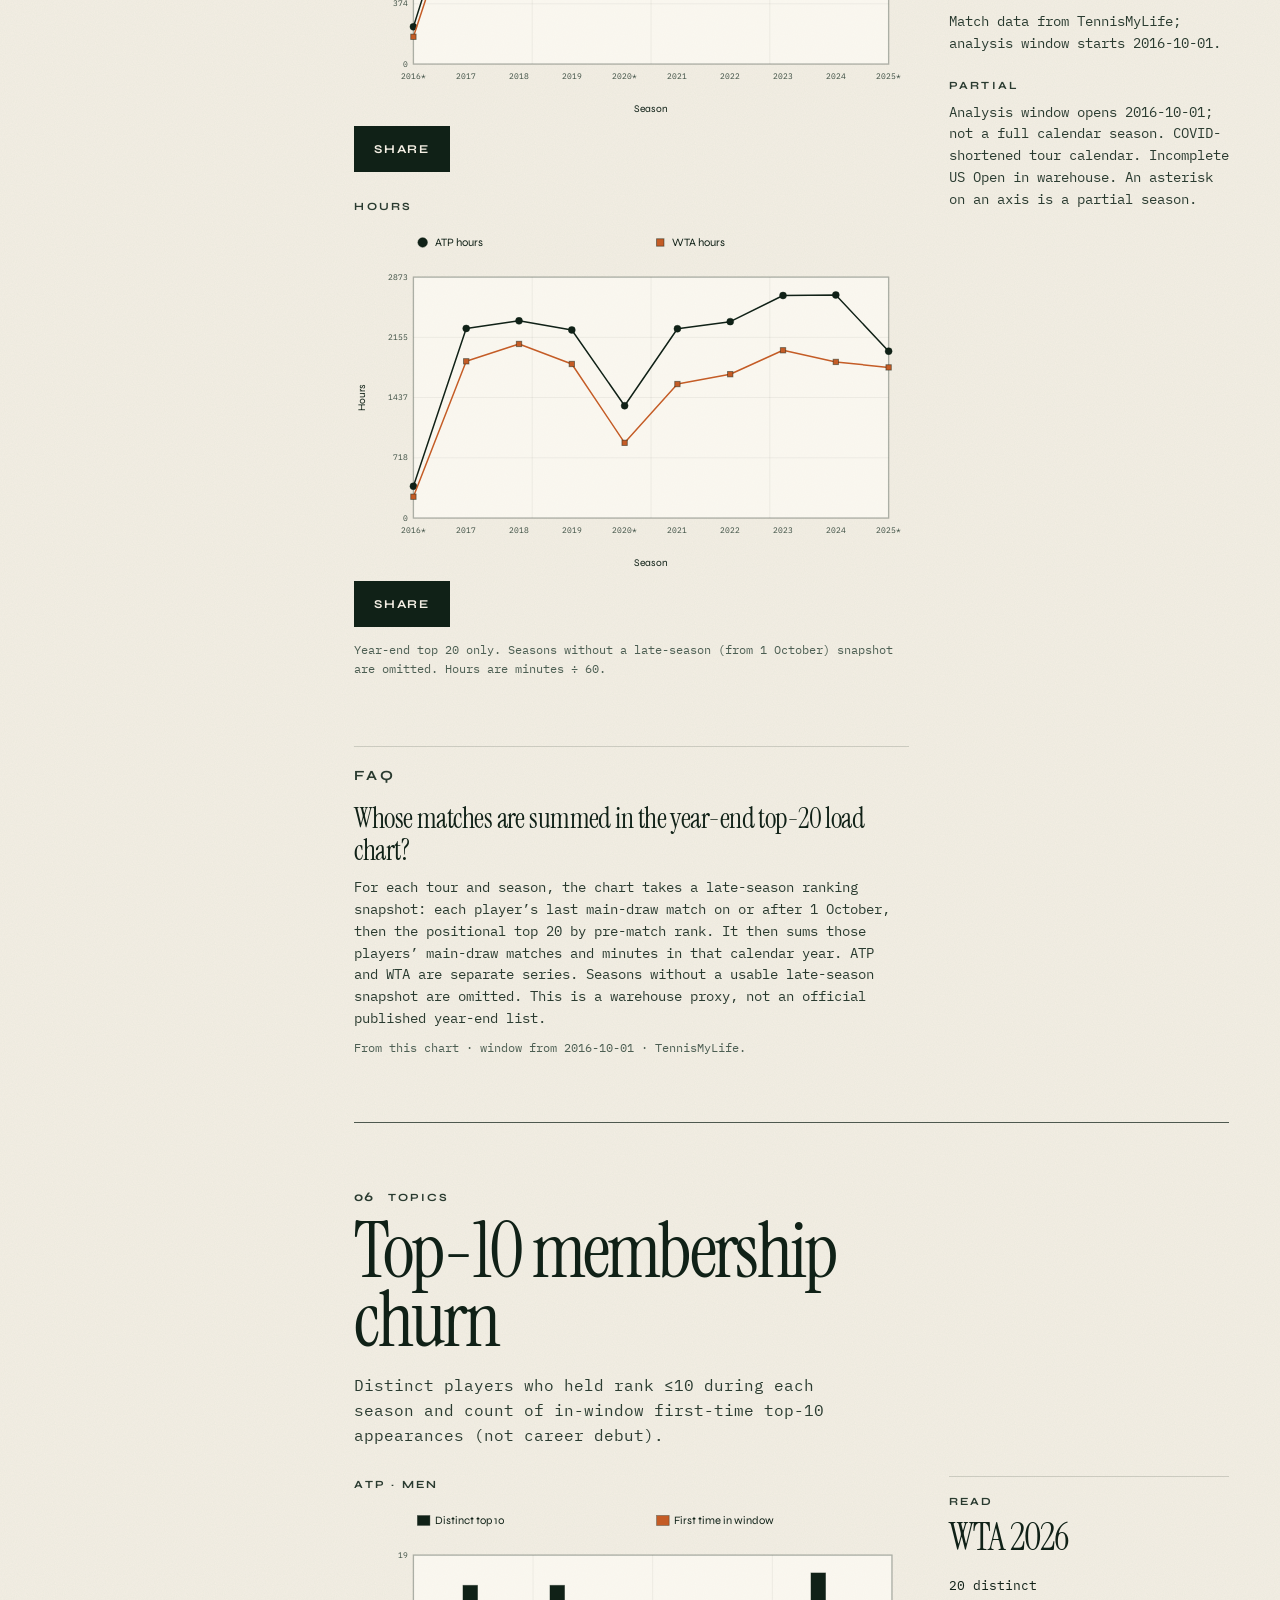
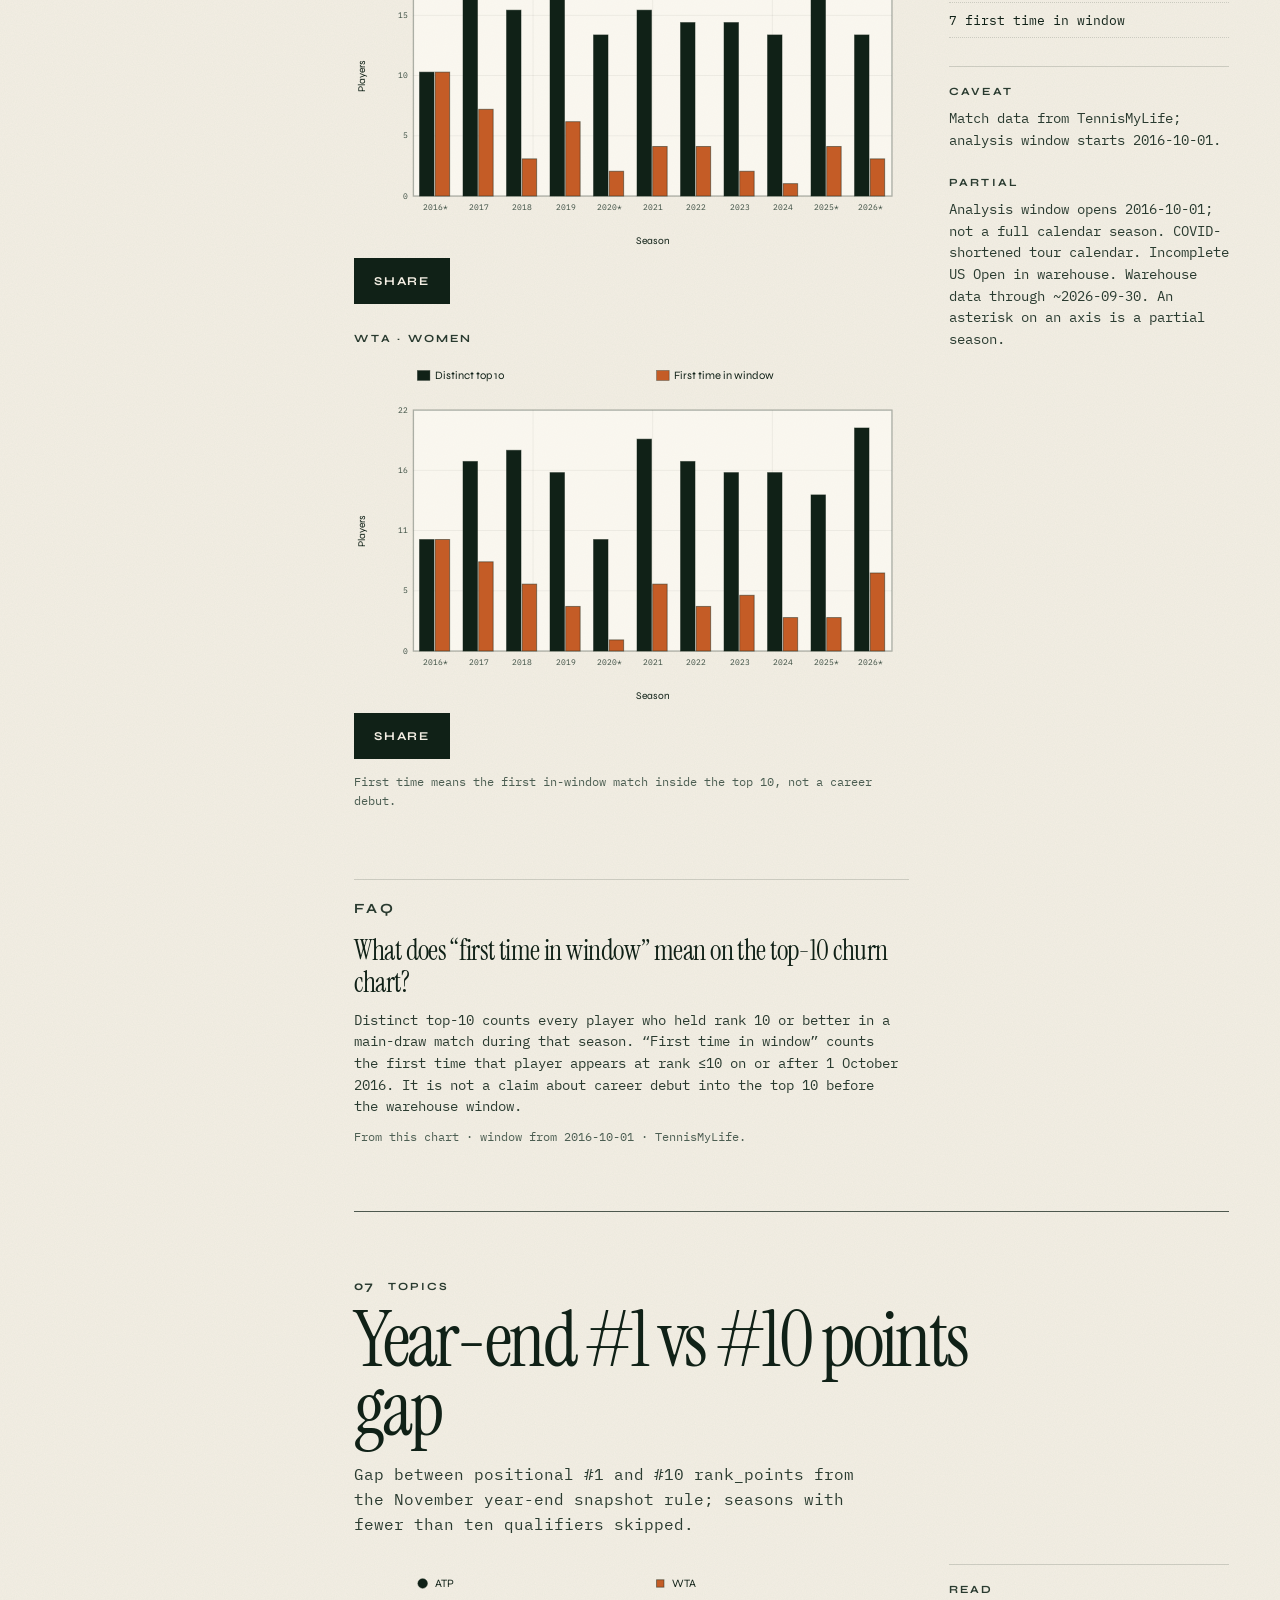
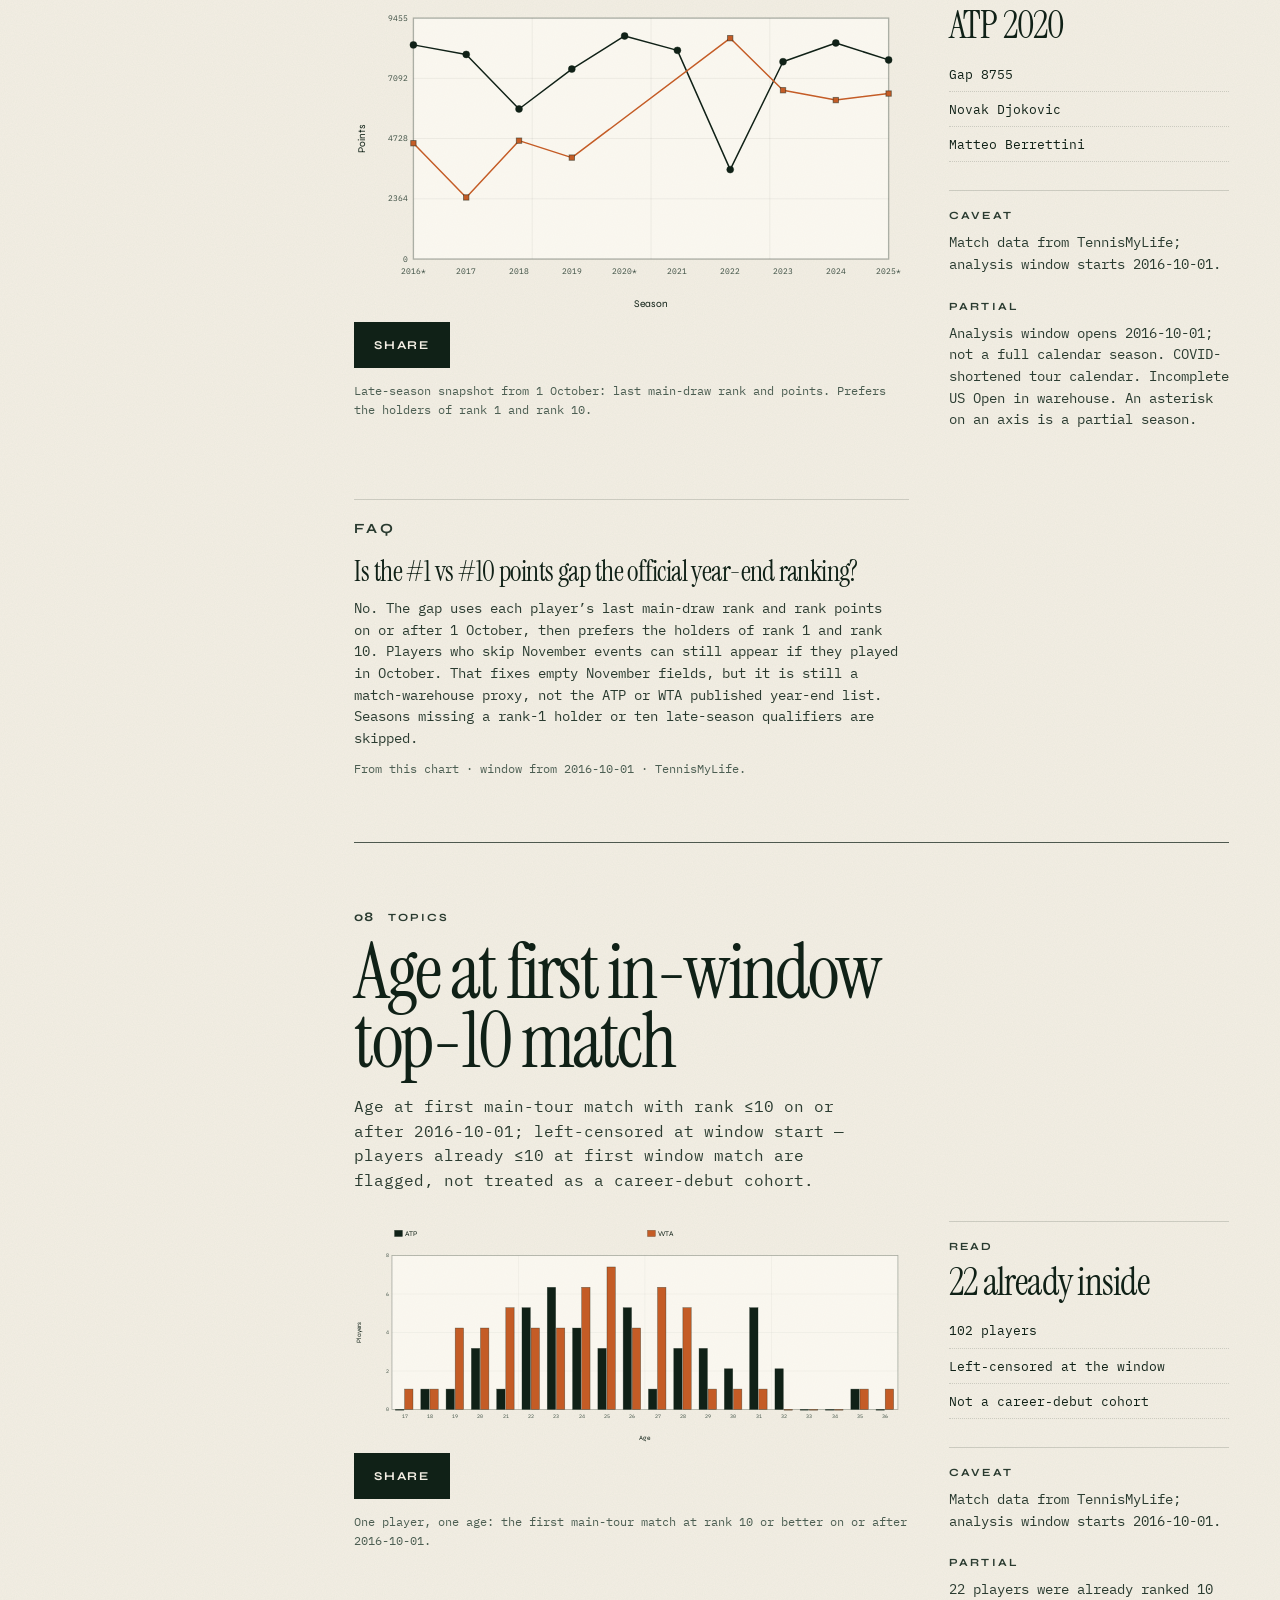
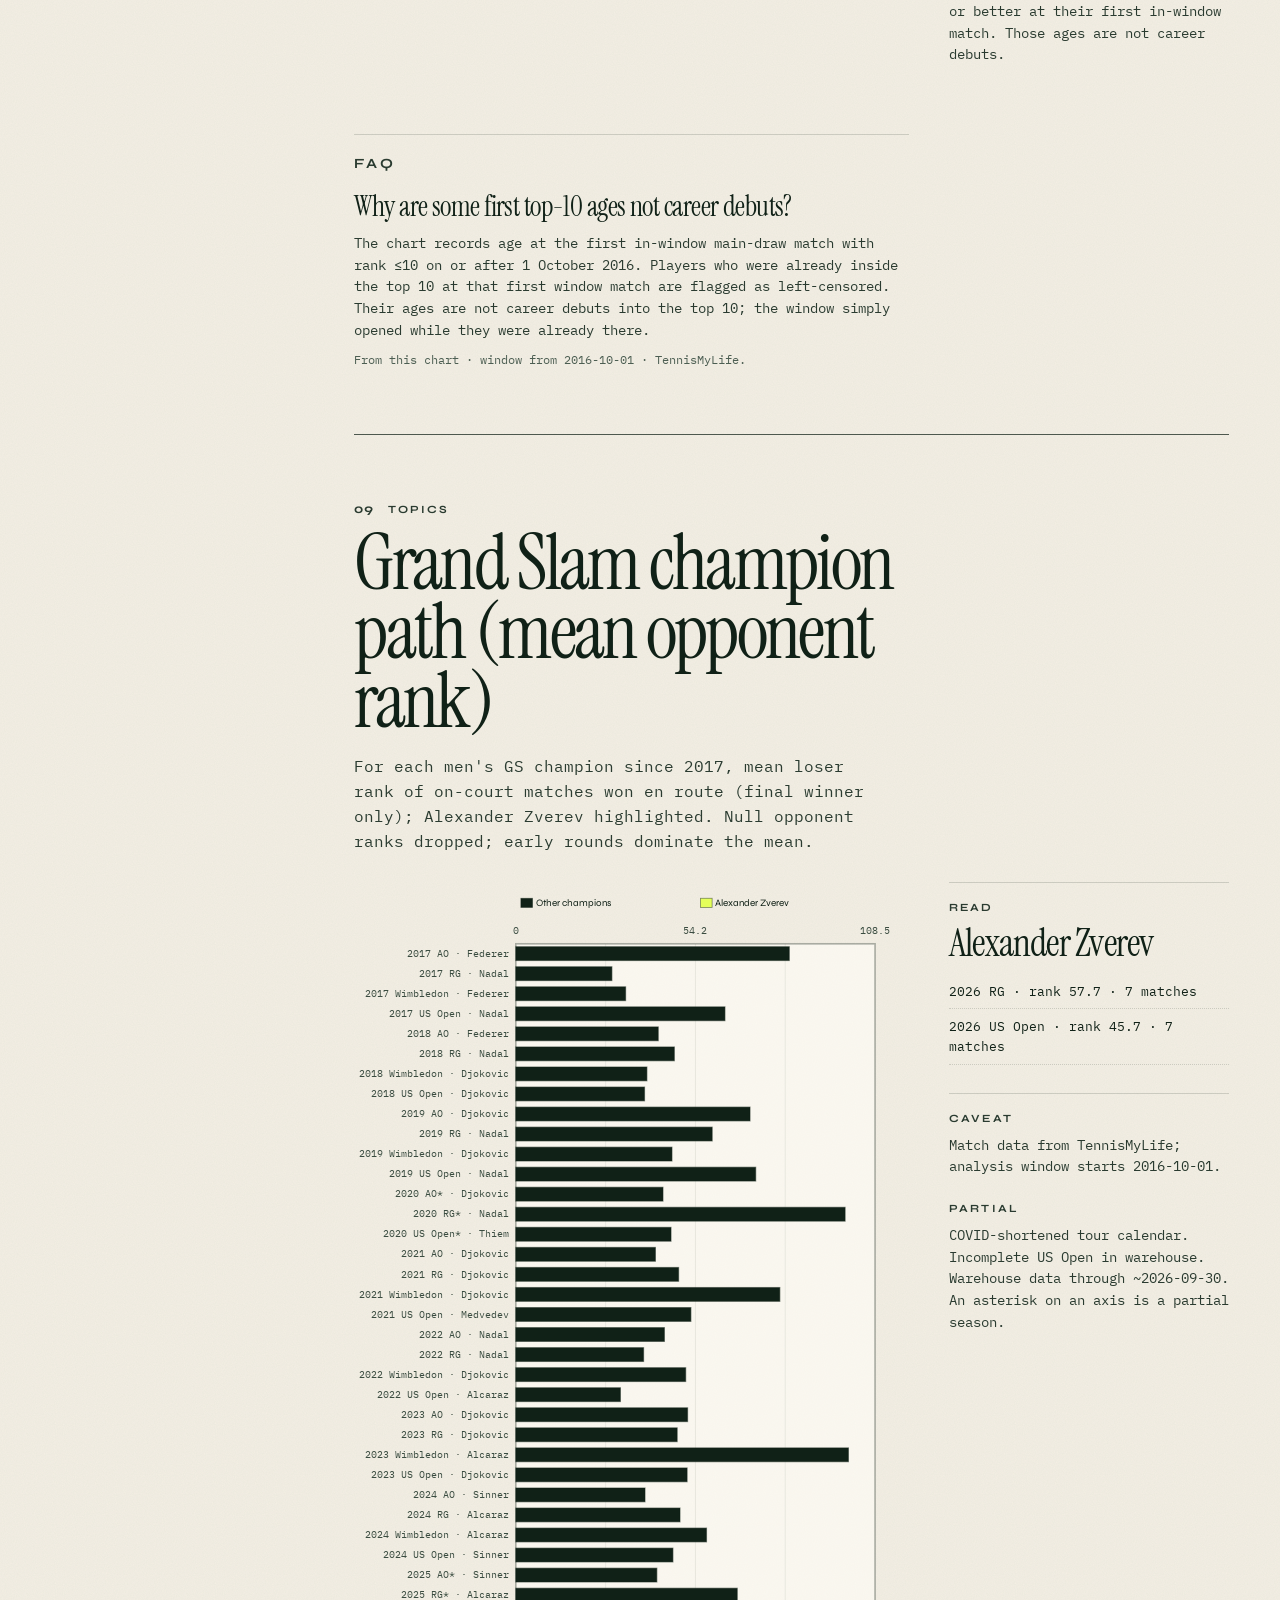
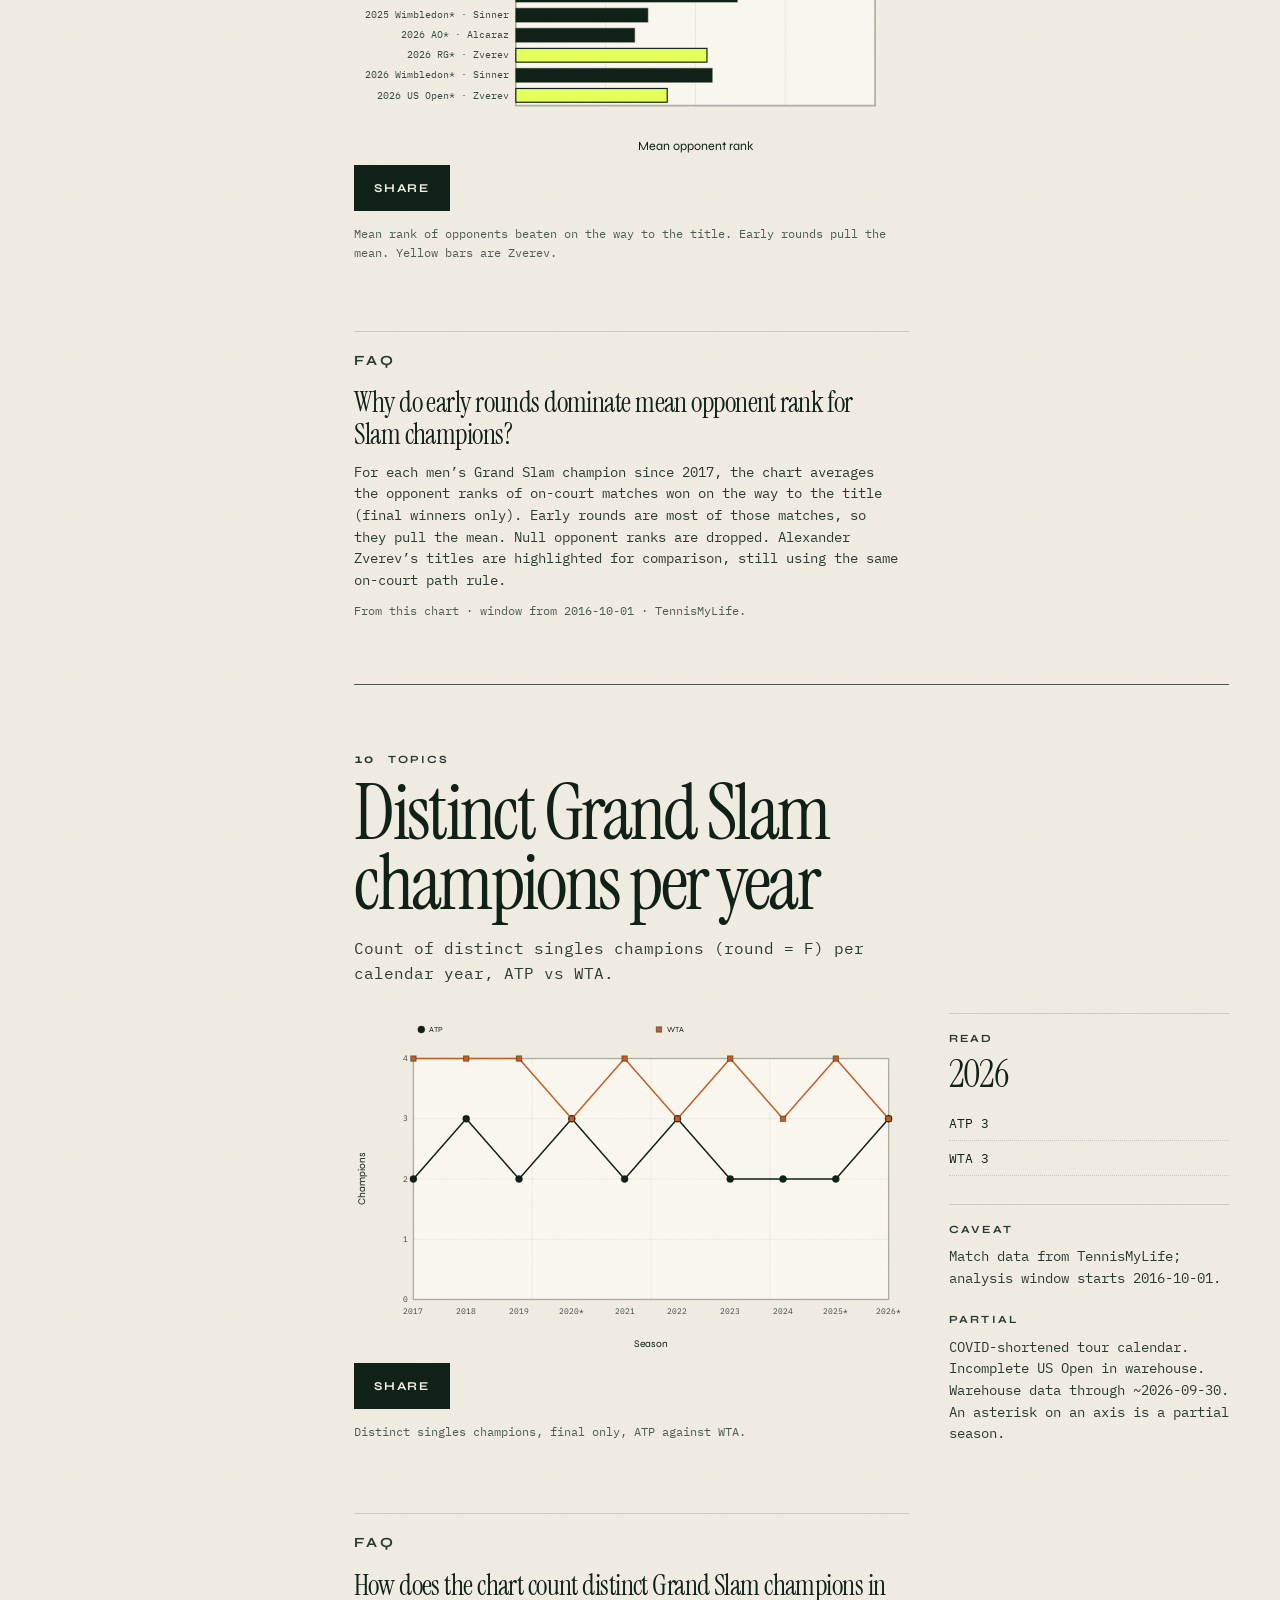
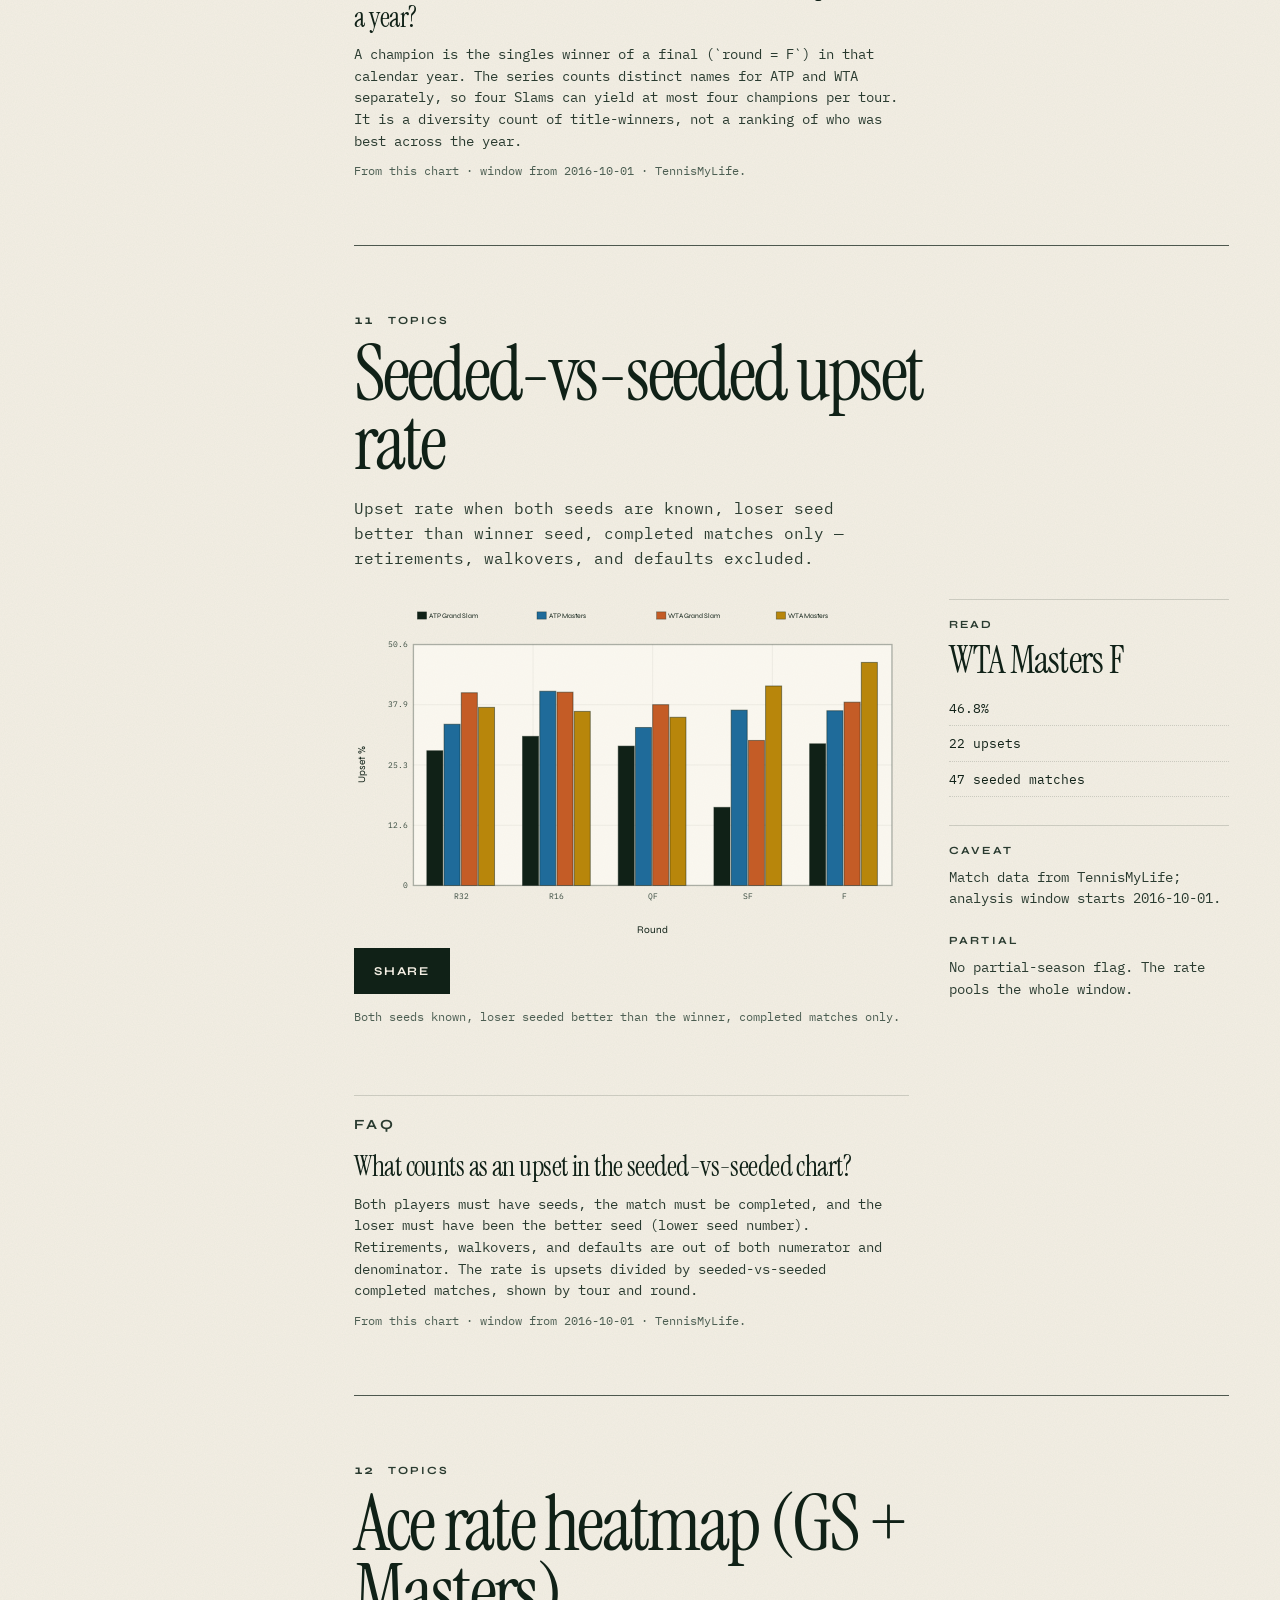
<file: topics/index.html>
<!DOCTYPE html>
<html lang="en">
<head>
<meta charset="utf-8">
<meta name="viewport" content="width=device-width, initial-scale=1">
<title>Topics · Tennis Intelligence</title>
<meta name="description" content="Thirteen hot-topic charts from the match warehouse, window opening 1 October 2016.">
<link rel="canonical" href="https://tennisintelligence.org/topics/">
<meta name="theme-color" content="#f4efe4">
<link rel="preconnect" href="https://fonts.googleapis.com">
<link rel="preconnect" href="https://fonts.gstatic.com" crossorigin>
<link href="https://fonts.googleapis.com/css2?family=IBM+Plex+Mono:wght@400;500&family=Instrument+Serif:ital@0;1&family=Syne:wght@600;700&display=swap" rel="stylesheet">
<link rel="stylesheet" href="../assets/site.css?v=17">
<link rel="modulepreload" href="../assets/topics-render.js?v=6">
<link rel="modulepreload" href="../assets/topics-faq.js?v=1">
</head>
<body class="plots-page topics-page">
<a class="skip" href="#main">Skip to content</a>
<header class="masthead">
  <div class="brand-block">
    <a class="brand" href="../">
      <svg class="mark" viewBox="0 0 54 30" aria-hidden="true">
        <rect x="1" y="1" width="52" height="28"></rect>
        <line x1="27" y1="1" x2="27" y2="29"></line>
        <rect x="13" y="6" width="28" height="18"></rect>
        <line x1="13" y1="15" x2="41" y2="15"></line>
      </svg>
      <span>Tennis Intelligence</span>
    </a>
    <p class="issue">A tennis data journal · main-tour matches · from 1 October 2016</p>
  </div>
  <nav class="site-nav" aria-label="Site">
    <a href="../">Home</a>
    <a href="../plots/">Plots</a>
    <a href="./" aria-current="page">Topics</a>
    <a href="../radar/">Radar</a>
    <a href="../styles/">Styles</a>
    <a href="../data/">Data</a>
    <a href="../usta/">USTA</a>
    <a href="../maindraw/">MainDraw</a>
  </nav>
</header>

<main id="main" class="desk">
  <section class="opener" aria-labelledby="topics-title">
    <p class="kicker">The journal · <span class="num">13</span> topics</p>
    <h1 id="topics-title">The arguments, <em>counted</em>.</h1>
    <p class="pitch">Each chapter is one hot topic from the match warehouse. The window opens 1 October 2016, so Big 3 peak years before that sit outside these charts. A partial season is named under the chart.</p>
  </section>

  <aside class="rail" aria-label="Topics">
    <nav class="toc" aria-label="Topics">
      <h2>Chapters</h2>
      <ol id="toc-list"></ol>
    </nav>
  </aside>

  <div class="stream" id="stream"></div>
</main>

<footer class="footer">
  <p class="credit">Match data: TennisMyLife (non-commercial). Analysis window starts 2016-10-01. Not an official ATP or WTA feed. Support: <a href="mailto:admin@tennisintelligence.org">admin@tennisintelligence.org</a>.</p>
  <nav class="site-nav" aria-label="Footer">
    <a href="../">Home</a>
    <a href="../plots/">Plots</a>
    <a href="./" aria-current="page">Topics</a>
    <a href="../radar/">Radar</a>
    <a href="../styles/">Styles</a>
    <a href="../data/">Data</a>
    <a href="../usta/">USTA</a>
    <a href="../maindraw/">MainDraw</a>
  </nav>
</footer>
<p class="sr-only" id="announce" aria-live="polite"></p>
<script type="module" src="../assets/topics.js?v=13"></script>
</body>
</html>
</file>
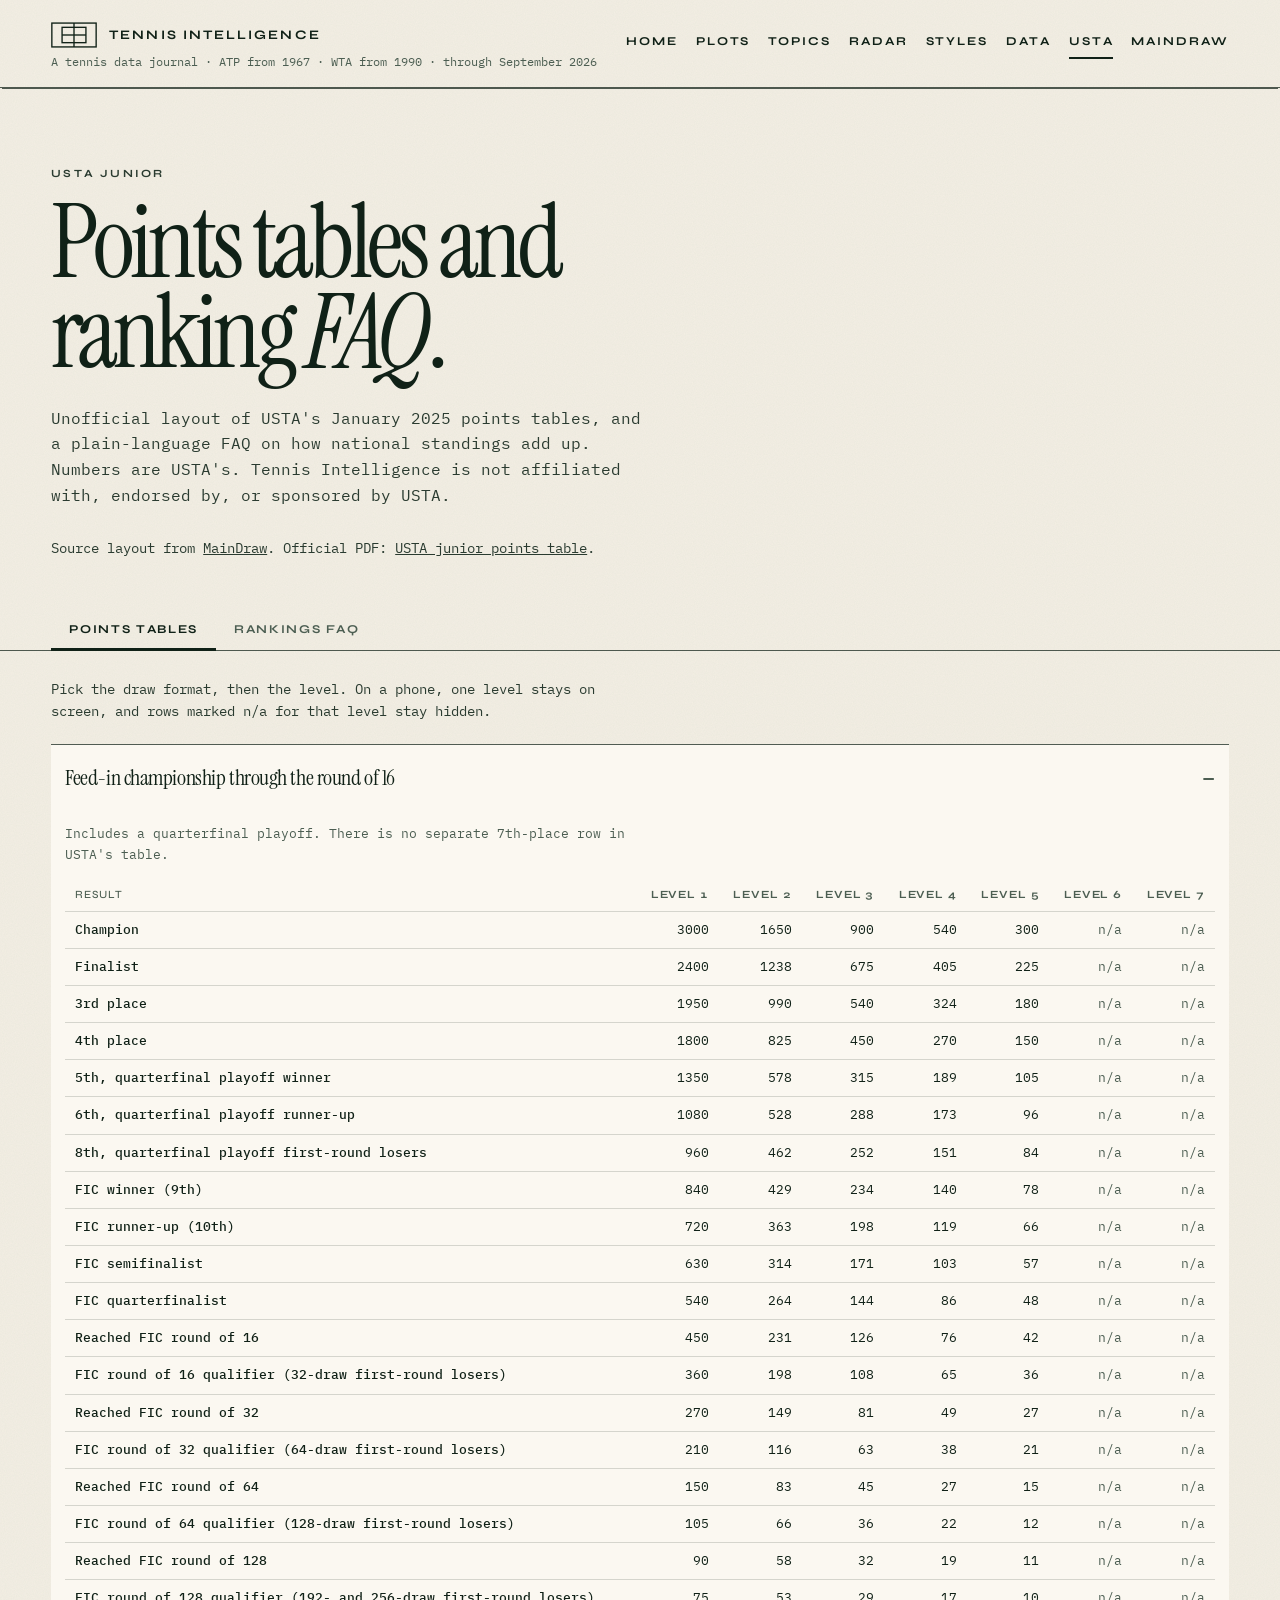
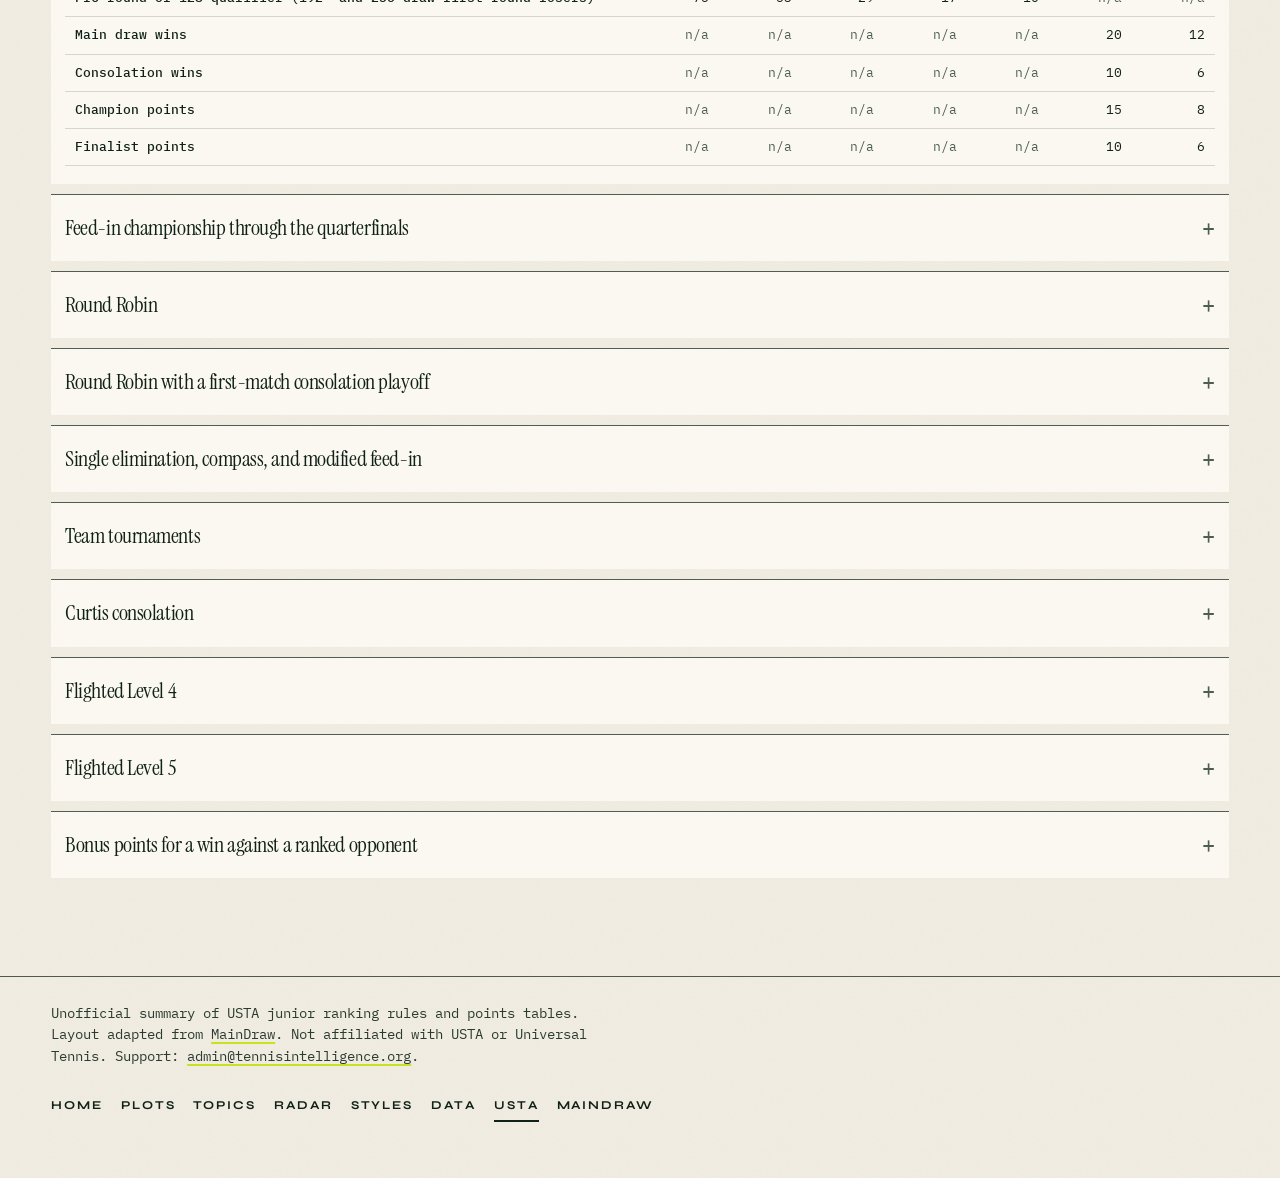
<file: usta/index.html>
<!DOCTYPE html>
<html lang="en">
<head>
<meta charset="utf-8">
<meta name="viewport" content="width=device-width, initial-scale=1">
<title>USTA Junior · Tennis Intelligence</title>
<meta name="description" content="USTA junior points tables by round and level, and a plain-language FAQ on how national rankings are calculated.">
<link rel="canonical" href="https://tennisintelligence.org/usta/">
<meta name="theme-color" content="#f4efe4">
<link rel="preconnect" href="https://fonts.googleapis.com">
<link rel="preconnect" href="https://fonts.gstatic.com" crossorigin>
<link href="https://fonts.googleapis.com/css2?family=IBM+Plex+Mono:wght@400;500&family=Instrument+Serif:ital@0;1&family=Syne:wght@600;700&display=swap" rel="stylesheet">
<link rel="stylesheet" href="../assets/site.css?v=17">
</head>
<body class="usta-page">
<a class="skip" href="#main">Skip to content</a>
<header class="masthead">
  <div class="brand-block">
    <a class="brand" href="../">
      <svg class="mark" viewBox="0 0 54 30" aria-hidden="true">
        <rect x="1" y="1" width="52" height="28"></rect>
        <line x1="27" y1="1" x2="27" y2="29"></line>
        <rect x="13" y="6" width="28" height="18"></rect>
        <line x1="13" y1="15" x2="41" y2="15"></line>
      </svg>
      <span>Tennis Intelligence</span>
    </a>
    <p class="issue">A tennis data journal · ATP from 1967 · WTA from 1990 · through September 2026</p>
  </div>
  <nav class="site-nav" aria-label="Site">
    <a href="../">Home</a>
    <a href="../plots/">Plots</a>
    <a href="../topics/">Topics</a>
    <a href="../radar/">Radar</a>
    <a href="../styles/">Styles</a>
    <a href="../data/">Data</a>
    <a href="./" aria-current="page">USTA</a>
    <a href="../maindraw/">MainDraw</a>
  </nav>
</header>

<main id="main">
  <section class="opener" aria-labelledby="usta-title">
    <p class="kicker">USTA junior</p>
    <h1 id="usta-title">Points tables and ranking <em>FAQ</em>.</h1>
    <p class="pitch">Unofficial layout of USTA's January 2025 points tables, and a plain-language FAQ on how national standings add up. Numbers are USTA's. Tennis Intelligence is not affiliated with, endorsed by, or sponsored by USTA.</p>
    <p class="pitch-note">Source layout from <a href="https://tennisintelligence.org/maindraw/">MainDraw</a>. Official PDF: <a href="https://www.usta.com/content/dam/usta/2026-pdfs/jr-points-table-2026.pdf">USTA junior points table</a>.</p>
  </section>

  <div class="tabs" role="tablist" aria-label="USTA junior sections">
    <button type="button" role="tab" id="tab-points" aria-controls="panel-points" aria-selected="true">Points tables</button>
    <button type="button" role="tab" id="tab-faq" aria-controls="panel-faq" aria-selected="false">Rankings FAQ</button>
  </div>

  <section class="tab-panel" id="panel-points" role="tabpanel" aria-labelledby="tab-points">
    <p class="panel-lede">Pick the draw format, then the level. On a phone, one level stays on screen, and rows marked n/a for that level stay hidden.</p>
    <div class="usta-tables">
<details class="format" id="fic-round-of-16" name="points-format" open>
  <summary>Feed-in championship through the round of 16</summary>
  <div class="sheet" data-selected="5">
    <p class="note">Includes a quarterfinal playoff. There is no separate 7th-place row in USTA&#x27;s table.</p>
    <div class="levels" role="group" aria-label="Tournament level">
      <button type="button" data-select="1" aria-pressed="false">Level 1</button><button type="button" data-select="2" aria-pressed="false">Level 2</button><button type="button" data-select="3" aria-pressed="false">Level 3</button><button type="button" data-select="4" aria-pressed="false">Level 4</button><button type="button" data-select="5" aria-pressed="true">Level 5</button><button type="button" data-select="6" aria-pressed="false">Level 6</button><button type="button" data-select="7" aria-pressed="false">Level 7</button>
    </div>
    <div class="table-wrap"><table class="pts">
      <thead><tr><th scope="col">Result</th><th scope="col" data-col="1">Level 1</th><th scope="col" data-col="2">Level 2</th><th scope="col" data-col="3">Level 3</th><th scope="col" data-col="4">Level 4</th><th scope="col" data-col="5">Level 5</th><th scope="col" data-col="6">Level 6</th><th scope="col" data-col="7">Level 7</th></tr></thead>
      <tbody>
        <tr><th scope="row">Champion</th><td data-col="1">3000</td><td data-col="2">1650</td><td data-col="3">900</td><td data-col="4">540</td><td data-col="5">300</td><td data-col="6" class="na">n/a</td><td data-col="7" class="na">n/a</td></tr><tr><th scope="row">Finalist</th><td data-col="1">2400</td><td data-col="2">1238</td><td data-col="3">675</td><td data-col="4">405</td><td data-col="5">225</td><td data-col="6" class="na">n/a</td><td data-col="7" class="na">n/a</td></tr><tr><th scope="row">3rd place</th><td data-col="1">1950</td><td data-col="2">990</td><td data-col="3">540</td><td data-col="4">324</td><td data-col="5">180</td><td data-col="6" class="na">n/a</td><td data-col="7" class="na">n/a</td></tr><tr><th scope="row">4th place</th><td data-col="1">1800</td><td data-col="2">825</td><td data-col="3">450</td><td data-col="4">270</td><td data-col="5">150</td><td data-col="6" class="na">n/a</td><td data-col="7" class="na">n/a</td></tr><tr><th scope="row">5th, quarterfinal playoff winner</th><td data-col="1">1350</td><td data-col="2">578</td><td data-col="3">315</td><td data-col="4">189</td><td data-col="5">105</td><td data-col="6" class="na">n/a</td><td data-col="7" class="na">n/a</td></tr><tr><th scope="row">6th, quarterfinal playoff runner-up</th><td data-col="1">1080</td><td data-col="2">528</td><td data-col="3">288</td><td data-col="4">173</td><td data-col="5">96</td><td data-col="6" class="na">n/a</td><td data-col="7" class="na">n/a</td></tr><tr><th scope="row">8th, quarterfinal playoff first-round losers</th><td data-col="1">960</td><td data-col="2">462</td><td data-col="3">252</td><td data-col="4">151</td><td data-col="5">84</td><td data-col="6" class="na">n/a</td><td data-col="7" class="na">n/a</td></tr><tr><th scope="row">FIC winner (9th)</th><td data-col="1">840</td><td data-col="2">429</td><td data-col="3">234</td><td data-col="4">140</td><td data-col="5">78</td><td data-col="6" class="na">n/a</td><td data-col="7" class="na">n/a</td></tr><tr><th scope="row">FIC runner-up (10th)</th><td data-col="1">720</td><td data-col="2">363</td><td data-col="3">198</td><td data-col="4">119</td><td data-col="5">66</td><td data-col="6" class="na">n/a</td><td data-col="7" class="na">n/a</td></tr><tr><th scope="row">FIC semifinalist</th><td data-col="1">630</td><td data-col="2">314</td><td data-col="3">171</td><td data-col="4">103</td><td data-col="5">57</td><td data-col="6" class="na">n/a</td><td data-col="7" class="na">n/a</td></tr><tr><th scope="row">FIC quarterfinalist</th><td data-col="1">540</td><td data-col="2">264</td><td data-col="3">144</td><td data-col="4">86</td><td data-col="5">48</td><td data-col="6" class="na">n/a</td><td data-col="7" class="na">n/a</td></tr><tr><th scope="row">Reached FIC round of 16</th><td data-col="1">450</td><td data-col="2">231</td><td data-col="3">126</td><td data-col="4">76</td><td data-col="5">42</td><td data-col="6" class="na">n/a</td><td data-col="7" class="na">n/a</td></tr><tr><th scope="row">FIC round of 16 qualifier (32-draw first-round losers)</th><td data-col="1">360</td><td data-col="2">198</td><td data-col="3">108</td><td data-col="4">65</td><td data-col="5">36</td><td data-col="6" class="na">n/a</td><td data-col="7" class="na">n/a</td></tr><tr><th scope="row">Reached FIC round of 32</th><td data-col="1">270</td><td data-col="2">149</td><td data-col="3">81</td><td data-col="4">49</td><td data-col="5">27</td><td data-col="6" class="na">n/a</td><td data-col="7" class="na">n/a</td></tr><tr><th scope="row">FIC round of 32 qualifier (64-draw first-round losers)</th><td data-col="1">210</td><td data-col="2">116</td><td data-col="3">63</td><td data-col="4">38</td><td data-col="5">21</td><td data-col="6" class="na">n/a</td><td data-col="7" class="na">n/a</td></tr><tr><th scope="row">Reached FIC round of 64</th><td data-col="1">150</td><td data-col="2">83</td><td data-col="3">45</td><td data-col="4">27</td><td data-col="5">15</td><td data-col="6" class="na">n/a</td><td data-col="7" class="na">n/a</td></tr><tr><th scope="row">FIC round of 64 qualifier (128-draw first-round losers)</th><td data-col="1">105</td><td data-col="2">66</td><td data-col="3">36</td><td data-col="4">22</td><td data-col="5">12</td><td data-col="6" class="na">n/a</td><td data-col="7" class="na">n/a</td></tr><tr><th scope="row">Reached FIC round of 128</th><td data-col="1">90</td><td data-col="2">58</td><td data-col="3">32</td><td data-col="4">19</td><td data-col="5">11</td><td data-col="6" class="na">n/a</td><td data-col="7" class="na">n/a</td></tr><tr><th scope="row">FIC round of 128 qualifier (192- and 256-draw first-round losers)</th><td data-col="1">75</td><td data-col="2">53</td><td data-col="3">29</td><td data-col="4">17</td><td data-col="5">10</td><td data-col="6" class="na">n/a</td><td data-col="7" class="na">n/a</td></tr><tr><th scope="row">Main draw wins</th><td data-col="1" class="na">n/a</td><td data-col="2" class="na">n/a</td><td data-col="3" class="na">n/a</td><td data-col="4" class="na">n/a</td><td data-col="5" class="na">n/a</td><td data-col="6">20</td><td data-col="7">12</td></tr><tr><th scope="row">Consolation wins</th><td data-col="1" class="na">n/a</td><td data-col="2" class="na">n/a</td><td data-col="3" class="na">n/a</td><td data-col="4" class="na">n/a</td><td data-col="5" class="na">n/a</td><td data-col="6">10</td><td data-col="7">6</td></tr><tr><th scope="row">Champion points</th><td data-col="1" class="na">n/a</td><td data-col="2" class="na">n/a</td><td data-col="3" class="na">n/a</td><td data-col="4" class="na">n/a</td><td data-col="5" class="na">n/a</td><td data-col="6">15</td><td data-col="7">8</td></tr><tr><th scope="row">Finalist points</th><td data-col="1" class="na">n/a</td><td data-col="2" class="na">n/a</td><td data-col="3" class="na">n/a</td><td data-col="4" class="na">n/a</td><td data-col="5" class="na">n/a</td><td data-col="6">10</td><td data-col="7">6</td></tr>
      </tbody>
    </table></div>
  </div>
</details><details class="format" id="fic-quarters" name="points-format">
  <summary>Feed-in championship through the quarterfinals</summary>
  <div class="sheet" data-selected="5">
    <p class="note">Places are the round reached in the feed-in. The per-win consolation row is used at the BG14 national championship only.</p>
    <div class="levels" role="group" aria-label="Tournament level">
      <button type="button" data-select="1" aria-pressed="false">Level 1</button><button type="button" data-select="2" aria-pressed="false">Level 2</button><button type="button" data-select="3" aria-pressed="false">Level 3</button><button type="button" data-select="4" aria-pressed="false">Level 4</button><button type="button" data-select="5" aria-pressed="true">Level 5</button><button type="button" data-select="6" aria-pressed="false">Level 6</button><button type="button" data-select="7" aria-pressed="false">Level 7</button>
    </div>
    <div class="table-wrap"><table class="pts">
      <thead><tr><th scope="col">Result</th><th scope="col" data-col="1">Level 1</th><th scope="col" data-col="2">Level 2</th><th scope="col" data-col="3">Level 3</th><th scope="col" data-col="4">Level 4</th><th scope="col" data-col="5">Level 5</th><th scope="col" data-col="6">Level 6</th><th scope="col" data-col="7">Level 7</th></tr></thead>
      <tbody>
        <tr><th scope="row">Champion</th><td data-col="1">3000</td><td data-col="2">1650</td><td data-col="3">900</td><td data-col="4">540</td><td data-col="5">300</td><td data-col="6" class="na">n/a</td><td data-col="7" class="na">n/a</td></tr><tr><th scope="row">Finalist</th><td data-col="1">2400</td><td data-col="2">1238</td><td data-col="3">675</td><td data-col="4">405</td><td data-col="5">225</td><td data-col="6" class="na">n/a</td><td data-col="7" class="na">n/a</td></tr><tr><th scope="row">3rd place</th><td data-col="1">1950</td><td data-col="2">990</td><td data-col="3">540</td><td data-col="4">324</td><td data-col="5">180</td><td data-col="6" class="na">n/a</td><td data-col="7" class="na">n/a</td></tr><tr><th scope="row">4th place</th><td data-col="1">1800</td><td data-col="2">825</td><td data-col="3">450</td><td data-col="4">270</td><td data-col="5">150</td><td data-col="6" class="na">n/a</td><td data-col="7" class="na">n/a</td></tr><tr><th scope="row">FIC winner (5th)</th><td data-col="1">1350</td><td data-col="2">578</td><td data-col="3">315</td><td data-col="4">189</td><td data-col="5">105</td><td data-col="6" class="na">n/a</td><td data-col="7" class="na">n/a</td></tr><tr><th scope="row">FIC runner-up (6th)</th><td data-col="1">1050</td><td data-col="2">495</td><td data-col="3">270</td><td data-col="4">162</td><td data-col="5">90</td><td data-col="6" class="na">n/a</td><td data-col="7" class="na">n/a</td></tr><tr><th scope="row">FIC semifinalist</th><td data-col="1">900</td><td data-col="2">396</td><td data-col="3">216</td><td data-col="4">130</td><td data-col="5">72</td><td data-col="6" class="na">n/a</td><td data-col="7" class="na">n/a</td></tr><tr><th scope="row">FIC quarterfinalist</th><td data-col="1">750</td><td data-col="2">347</td><td data-col="3">189</td><td data-col="4">113</td><td data-col="5">63</td><td data-col="6" class="na">n/a</td><td data-col="7" class="na">n/a</td></tr><tr><th scope="row">FIC quarterfinal qualifier (16-draw first-round losers)</th><td data-col="1">600</td><td data-col="2">297</td><td data-col="3">162</td><td data-col="4">97</td><td data-col="5">54</td><td data-col="6" class="na">n/a</td><td data-col="7" class="na">n/a</td></tr><tr><th scope="row">Reached FIC round of 16</th><td data-col="1">450</td><td data-col="2">231</td><td data-col="3">126</td><td data-col="4">76</td><td data-col="5">42</td><td data-col="6" class="na">n/a</td><td data-col="7" class="na">n/a</td></tr><tr><th scope="row">FIC round of 16 qualifier (32-draw first-round losers)</th><td data-col="1">360</td><td data-col="2">198</td><td data-col="3">108</td><td data-col="4">65</td><td data-col="5">36</td><td data-col="6" class="na">n/a</td><td data-col="7" class="na">n/a</td></tr><tr><th scope="row">Reached FIC round of 32</th><td data-col="1">300</td><td data-col="2">149</td><td data-col="3">81</td><td data-col="4">49</td><td data-col="5">27</td><td data-col="6" class="na">n/a</td><td data-col="7" class="na">n/a</td></tr><tr><th scope="row">FIC round of 32 qualifier (64-draw first-round losers)</th><td data-col="1">210</td><td data-col="2">116</td><td data-col="3">63</td><td data-col="4">38</td><td data-col="5">21</td><td data-col="6" class="na">n/a</td><td data-col="7" class="na">n/a</td></tr><tr><th scope="row">Reached FIC round of 64</th><td data-col="1">150</td><td data-col="2">83</td><td data-col="3">45</td><td data-col="4">27</td><td data-col="5">15</td><td data-col="6" class="na">n/a</td><td data-col="7" class="na">n/a</td></tr><tr><th scope="row">FIC round of 64 qualifier (128-draw first-round losers)</th><td data-col="1">90</td><td data-col="2">50</td><td data-col="3">27</td><td data-col="4">16</td><td data-col="5">9</td><td data-col="6" class="na">n/a</td><td data-col="7" class="na">n/a</td></tr><tr><th scope="row">Reached FIC round of 128</th><td data-col="1">60</td><td data-col="2">33</td><td data-col="3">18</td><td data-col="4">11</td><td data-col="5">6</td><td data-col="6" class="na">n/a</td><td data-col="7" class="na">n/a</td></tr><tr><th scope="row">FIC round of 128 qualifier (192- and 256-draw first-round losers)</th><td data-col="1">30</td><td data-col="2">17</td><td data-col="3">9</td><td data-col="4">5</td><td data-col="5">3</td><td data-col="6" class="na">n/a</td><td data-col="7" class="na">n/a</td></tr><tr><th scope="row">Points per win, FIC consolation (BG14 nationals only)</th><td data-col="1">15</td><td data-col="2">8</td><td data-col="3">5</td><td data-col="4">3</td><td data-col="5">2</td><td data-col="6" class="na">n/a</td><td data-col="7" class="na">n/a</td></tr><tr><th scope="row">Main draw wins</th><td data-col="1" class="na">n/a</td><td data-col="2" class="na">n/a</td><td data-col="3" class="na">n/a</td><td data-col="4" class="na">n/a</td><td data-col="5" class="na">n/a</td><td data-col="6">20</td><td data-col="7">12</td></tr><tr><th scope="row">Consolation wins</th><td data-col="1" class="na">n/a</td><td data-col="2" class="na">n/a</td><td data-col="3" class="na">n/a</td><td data-col="4" class="na">n/a</td><td data-col="5" class="na">n/a</td><td data-col="6">10</td><td data-col="7">6</td></tr><tr><th scope="row">Champion points</th><td data-col="1" class="na">n/a</td><td data-col="2" class="na">n/a</td><td data-col="3" class="na">n/a</td><td data-col="4" class="na">n/a</td><td data-col="5" class="na">n/a</td><td data-col="6">15</td><td data-col="7">8</td></tr><tr><th scope="row">Finalist points</th><td data-col="1" class="na">n/a</td><td data-col="2" class="na">n/a</td><td data-col="3" class="na">n/a</td><td data-col="4" class="na">n/a</td><td data-col="5" class="na">n/a</td><td data-col="6">10</td><td data-col="7">6</td></tr>
      </tbody>
    </table></div>
  </div>
</details>      <details class="format" id="round-robin" name="points-format">
  <summary>Round Robin</summary>
  <div class="sheet full">
    <p class="note">Each win scores. A player can count at most 5 matches at Levels 3–5, and at most 4 matches at Levels 6–7.</p>
    <div class="table-wrap"><table class="pts">
      <thead><tr><th scope="col">Result</th><th scope="col" data-col="3">Level 3</th><th scope="col" data-col="4">Level 4</th><th scope="col" data-col="5">Level 5</th><th scope="col" data-col="6">Level 6</th><th scope="col" data-col="7">Level 7</th></tr></thead>
      <tbody>
        <tr><th scope="row">Round robin win</th><td data-col="3">225</td><td data-col="4">135</td><td data-col="5">75</td><td data-col="6">20</td><td data-col="7">12</td></tr><tr><th scope="row">Champion points</th><td data-col="3" class="na">n/a</td><td data-col="4" class="na">n/a</td><td data-col="5" class="na">n/a</td><td data-col="6">15</td><td data-col="7">8</td></tr><tr><th scope="row">Finalist points</th><td data-col="3" class="na">n/a</td><td data-col="4" class="na">n/a</td><td data-col="5" class="na">n/a</td><td data-col="6">10</td><td data-col="7">6</td></tr>
      </tbody>
    </table></div>
  </div>
</details><details class="format" id="round-robin-playoff" name="points-format">
  <summary>Round Robin with a first-match consolation playoff</summary>
  <div class="sheet" data-selected="5">
    <p class="note">Each win scores. At Levels 6–7, at most 4 matches count.</p>
    <div class="levels" role="group" aria-label="Tournament level">
      <button type="button" data-select="3" aria-pressed="false">Level 3</button><button type="button" data-select="4" aria-pressed="false">Level 4</button><button type="button" data-select="5" aria-pressed="true">Level 5</button><button type="button" data-select="6" aria-pressed="false">Level 6</button><button type="button" data-select="7" aria-pressed="false">Level 7</button>
    </div>
    <div class="table-wrap"><table class="pts">
      <thead><tr><th scope="col">Result</th><th scope="col" data-col="3">Level 3</th><th scope="col" data-col="4">Level 4</th><th scope="col" data-col="5">Level 5</th><th scope="col" data-col="6">Level 6</th><th scope="col" data-col="7">Level 7</th></tr></thead>
      <tbody>
        <tr><th scope="row">Preliminary round robin matches</th><td data-col="3">71</td><td data-col="4">43</td><td data-col="5">24</td><td data-col="6">20</td><td data-col="7">12</td></tr><tr><th scope="row">Champion bracket main draw matches</th><td data-col="3">229</td><td data-col="4">137</td><td data-col="5">76</td><td data-col="6">20</td><td data-col="7">12</td></tr><tr><th scope="row">Champion bracket consolation matches</th><td data-col="3">71</td><td data-col="4">43</td><td data-col="5">24</td><td data-col="6">10</td><td data-col="7">6</td></tr><tr><th scope="row">2nd place round robin bracket matches</th><td data-col="3">41</td><td data-col="4">25</td><td data-col="5">14</td><td data-col="6">10</td><td data-col="7">6</td></tr><tr><th scope="row">3rd place round robin bracket matches</th><td data-col="3">34</td><td data-col="4">21</td><td data-col="5">11</td><td data-col="6">10</td><td data-col="7">6</td></tr><tr><th scope="row">4th place round robin bracket matches</th><td data-col="3">27</td><td data-col="4">16</td><td data-col="5">9</td><td data-col="6">10</td><td data-col="7">6</td></tr><tr><th scope="row">Champion points</th><td data-col="3" class="na">n/a</td><td data-col="4" class="na">n/a</td><td data-col="5" class="na">n/a</td><td data-col="6">15</td><td data-col="7">8</td></tr><tr><th scope="row">Finalist points</th><td data-col="3" class="na">n/a</td><td data-col="4" class="na">n/a</td><td data-col="5" class="na">n/a</td><td data-col="6">10</td><td data-col="7">6</td></tr>
      </tbody>
    </table></div>
  </div>
</details><details class="format" id="elimination" name="points-format">
  <summary>Single elimination, compass, and modified feed-in</summary>
  <div class="sheet" data-selected="5">
    <p class="note">Also used for first-match consolation and voluntary consolation. Levels 1–5 score the round reached. Levels 6–7 score each win, and at most 4 matches count. Level 7 is compass only. Level 6 is compass or modified feed-in.</p>
    <div class="levels" role="group" aria-label="Tournament level">
      <button type="button" data-select="1" aria-pressed="false">Level 1</button><button type="button" data-select="2" aria-pressed="false">Level 2</button><button type="button" data-select="3" aria-pressed="false">Level 3</button><button type="button" data-select="4" aria-pressed="false">Level 4</button><button type="button" data-select="5" aria-pressed="true">Level 5</button><button type="button" data-select="6" aria-pressed="false">Level 6</button><button type="button" data-select="7" aria-pressed="false">Level 7</button>
    </div>
    <div class="table-wrap"><table class="pts">
      <thead><tr><th scope="col">Result</th><th scope="col" data-col="1">Level 1</th><th scope="col" data-col="2">Level 2</th><th scope="col" data-col="3">Level 3</th><th scope="col" data-col="4">Level 4</th><th scope="col" data-col="5">Level 5</th><th scope="col" data-col="6">Level 6</th><th scope="col" data-col="7">Level 7</th></tr></thead>
      <tbody>
        <tr><th scope="row">Champion</th><td data-col="1">3000</td><td data-col="2">1650</td><td data-col="3">900</td><td data-col="4">540</td><td data-col="5">300</td><td data-col="6" class="na">n/a</td><td data-col="7" class="na">n/a</td></tr><tr><th scope="row">Finalist</th><td data-col="1">2400</td><td data-col="2">1238</td><td data-col="3">675</td><td data-col="4">405</td><td data-col="5">225</td><td data-col="6" class="na">n/a</td><td data-col="7" class="na">n/a</td></tr><tr><th scope="row">3rd place</th><td data-col="1">1950</td><td data-col="2">990</td><td data-col="3">540</td><td data-col="4">324</td><td data-col="5">180</td><td data-col="6" class="na">n/a</td><td data-col="7" class="na">n/a</td></tr><tr><th scope="row">4th place / semifinalist</th><td data-col="1">1800</td><td data-col="2">825</td><td data-col="3">450</td><td data-col="4">270</td><td data-col="5">150</td><td data-col="6" class="na">n/a</td><td data-col="7" class="na">n/a</td></tr><tr><th scope="row">Reached quarterfinals</th><td data-col="1">1110</td><td data-col="2">578</td><td data-col="3">315</td><td data-col="4">189</td><td data-col="5">105</td><td data-col="6" class="na">n/a</td><td data-col="7" class="na">n/a</td></tr><tr><th scope="row">Reached round of 16</th><td data-col="1">750</td><td data-col="2">297</td><td data-col="3">162</td><td data-col="4">97</td><td data-col="5">54</td><td data-col="6" class="na">n/a</td><td data-col="7" class="na">n/a</td></tr><tr><th scope="row">Reached round of 32</th><td data-col="1">450</td><td data-col="2">165</td><td data-col="3">90</td><td data-col="4">54</td><td data-col="5">30</td><td data-col="6" class="na">n/a</td><td data-col="7" class="na">n/a</td></tr><tr><th scope="row">Reached round of 64</th><td data-col="1">270</td><td data-col="2">99</td><td data-col="3">54</td><td data-col="4">32</td><td data-col="5">18</td><td data-col="6" class="na">n/a</td><td data-col="7" class="na">n/a</td></tr><tr><th scope="row">Reached round of 128</th><td data-col="1">120</td><td data-col="2">66</td><td data-col="3">36</td><td data-col="4">22</td><td data-col="5">12</td><td data-col="6" class="na">n/a</td><td data-col="7" class="na">n/a</td></tr><tr><th scope="row">Reached round of 256</th><td data-col="1">90</td><td data-col="2">33</td><td data-col="3">18</td><td data-col="4">11</td><td data-col="5">6</td><td data-col="6" class="na">n/a</td><td data-col="7" class="na">n/a</td></tr><tr><th scope="row">Each consolation round</th><td data-col="1">105</td><td data-col="2">62</td><td data-col="3">32</td><td data-col="4">19</td><td data-col="5">11</td><td data-col="6" class="na">n/a</td><td data-col="7" class="na">n/a</td></tr><tr><th scope="row">Main draw wins</th><td data-col="1" class="na">n/a</td><td data-col="2" class="na">n/a</td><td data-col="3" class="na">n/a</td><td data-col="4" class="na">n/a</td><td data-col="5" class="na">n/a</td><td data-col="6">20</td><td data-col="7">12</td></tr><tr><th scope="row">Consolation wins</th><td data-col="1" class="na">n/a</td><td data-col="2" class="na">n/a</td><td data-col="3" class="na">n/a</td><td data-col="4" class="na">n/a</td><td data-col="5" class="na">n/a</td><td data-col="6">10</td><td data-col="7">6</td></tr><tr><th scope="row">Champion points</th><td data-col="1" class="na">n/a</td><td data-col="2" class="na">n/a</td><td data-col="3" class="na">n/a</td><td data-col="4" class="na">n/a</td><td data-col="5" class="na">n/a</td><td data-col="6">15</td><td data-col="7">8</td></tr><tr><th scope="row">Finalist points</th><td data-col="1" class="na">n/a</td><td data-col="2" class="na">n/a</td><td data-col="3" class="na">n/a</td><td data-col="4" class="na">n/a</td><td data-col="5" class="na">n/a</td><td data-col="6">10</td><td data-col="7">6</td></tr>
      </tbody>
    </table></div>
  </div>
</details><details class="format" id="team" name="points-format">
  <summary>Team tournaments</summary>
  <div class="sheet" data-selected="5">
    <p class="note">Each win scores. At most 5 matches count at Levels 3–5, and at most 4 at Levels 6–7.</p>
    <div class="levels" role="group" aria-label="Tournament level">
      <button type="button" data-select="1" aria-pressed="false">Level 1</button><button type="button" data-select="2" aria-pressed="false">Level 2</button><button type="button" data-select="3" aria-pressed="false">Level 3</button><button type="button" data-select="4" aria-pressed="false">Level 4</button><button type="button" data-select="5" aria-pressed="true">Level 5</button><button type="button" data-select="6" aria-pressed="false">Level 6</button><button type="button" data-select="7" aria-pressed="false">Level 7</button>
    </div>
    <div class="table-wrap"><table class="pts">
      <thead><tr><th scope="col">Result</th><th scope="col" data-col="1">Level 1</th><th scope="col" data-col="2">Level 2</th><th scope="col" data-col="3">Level 3</th><th scope="col" data-col="4">Level 4</th><th scope="col" data-col="5">Level 5</th><th scope="col" data-col="6">Level 6</th><th scope="col" data-col="7">Level 7</th></tr></thead>
      <tbody>
        <tr><th scope="row">Position 1</th><td data-col="1">300</td><td data-col="2">180</td><td data-col="3">156</td><td data-col="4">105</td><td data-col="5">57</td><td data-col="6">24</td><td data-col="7">14</td></tr><tr><th scope="row">Position 2</th><td data-col="1">275</td><td data-col="2">156</td><td data-col="3">133</td><td data-col="4">91</td><td data-col="5">49</td><td data-col="6">21</td><td data-col="7">12</td></tr><tr><th scope="row">Position 3</th><td data-col="1">250</td><td data-col="2">131</td><td data-col="3">109</td><td data-col="4">78</td><td data-col="5">42</td><td data-col="6">18</td><td data-col="7">10</td></tr><tr><th scope="row">Position 4</th><td data-col="1">225</td><td data-col="2">108</td><td data-col="3">86</td><td data-col="4">65</td><td data-col="5">35</td><td data-col="6">15</td><td data-col="7">9</td></tr><tr><th scope="row">Position 5</th><td data-col="1">200</td><td data-col="2">84</td><td data-col="3">62</td><td data-col="4">53</td><td data-col="5">29</td><td data-col="6">12</td><td data-col="7">7</td></tr><tr><th scope="row">Position 6</th><td data-col="1">175</td><td data-col="2">59</td><td data-col="3">51</td><td data-col="4">39</td><td data-col="5">21</td><td data-col="6">10</td><td data-col="7">6</td></tr>
      </tbody>
    </table></div>
  </div>
</details><details class="format" id="curtis" name="points-format">
  <summary>Curtis consolation</summary>
  <div class="sheet" data-selected="5">
    <p class="note">A 64-player draw. Losers in the round of 64 and round of 32 enter one consolation. Losers in the round of 16 and the quarterfinals enter the Curtis consolation.</p>
    <div class="levels" role="group" aria-label="Tournament level">
      <button type="button" data-select="1" aria-pressed="false">Level 1</button><button type="button" data-select="2" aria-pressed="false">Level 2</button><button type="button" data-select="3" aria-pressed="false">Level 3</button><button type="button" data-select="4" aria-pressed="false">Level 4</button><button type="button" data-select="5" aria-pressed="true">Level 5</button>
    </div>
    <div class="table-wrap"><table class="pts">
      <thead><tr><th scope="col">Result</th><th scope="col" data-col="1">Level 1</th><th scope="col" data-col="2">Level 2</th><th scope="col" data-col="3">Level 3</th><th scope="col" data-col="4">Level 4</th><th scope="col" data-col="5">Level 5</th></tr></thead>
      <tbody>
        <tr><th scope="row">Champion</th><td data-col="1">3000</td><td data-col="2">1650</td><td data-col="3">900</td><td data-col="4">540</td><td data-col="5">300</td></tr><tr><th scope="row">Finalist</th><td data-col="1">2400</td><td data-col="2">1238</td><td data-col="3">675</td><td data-col="4">405</td><td data-col="5">225</td></tr><tr><th scope="row">3rd place</th><td data-col="1">1950</td><td data-col="2">990</td><td data-col="3">540</td><td data-col="4">324</td><td data-col="5">180</td></tr><tr><th scope="row">4th place / semifinalist</th><td data-col="1">1800</td><td data-col="2">825</td><td data-col="3">450</td><td data-col="4">270</td><td data-col="5">150</td></tr><tr><th scope="row">5th, Curtis consolation winner</th><td data-col="1">1350</td><td data-col="2">578</td><td data-col="3">315</td><td data-col="4">189</td><td data-col="5">105</td></tr><tr><th scope="row">6th, Curtis consolation runner-up</th><td data-col="1">1050</td><td data-col="2">528</td><td data-col="3">288</td><td data-col="4">173</td><td data-col="5">96</td></tr><tr><th scope="row">7th and 8th, Curtis consolation semifinalist</th><td data-col="1">930</td><td data-col="2">479</td><td data-col="3">261</td><td data-col="4">157</td><td data-col="5">87</td></tr><tr><th scope="row">Reached Curtis consolation quarterfinals</th><td data-col="1">840</td><td data-col="2">429</td><td data-col="3">234</td><td data-col="4">140</td><td data-col="5">78</td></tr><tr><th scope="row">Reached Curtis consolation round of 16</th><td data-col="1">750</td><td data-col="2">396</td><td data-col="3">216</td><td data-col="4">130</td><td data-col="5">72</td></tr><tr><th scope="row">Reached round of 32</th><td data-col="1">390</td><td data-col="2">87</td><td data-col="3">47</td><td data-col="4">28</td><td data-col="5">16</td></tr><tr><th scope="row">Points per win in the round-of-64 and round-of-32 consolation</th><td data-col="1">60</td><td data-col="2">54</td><td data-col="3">29</td><td data-col="4">18</td><td data-col="5">10</td></tr>
      </tbody>
    </table></div>
  </div>
</details><details class="format" id="flighted-4" name="points-format">
  <summary>Flighted Level 4</summary>
  <div class="sheet" data-selected="1">
    <p class="note">Draws of 16 or fewer. Round robin and team tournaments do not use this table.</p>
    <div class="levels" role="group" aria-label="Flight">
      <button type="button" data-select="1" aria-pressed="true">#1 Flight</button><button type="button" data-select="2" aria-pressed="false">#2 Flight</button><button type="button" data-select="3" aria-pressed="false">#3 Flight</button><button type="button" data-select="4" aria-pressed="false">#4 Flight</button>
    </div>
    <div class="table-wrap"><table class="pts">
      <thead><tr><th scope="col">Result</th><th scope="col" data-col="1">#1 Flight</th><th scope="col" data-col="2">#2 Flight</th><th scope="col" data-col="3">#3 Flight</th><th scope="col" data-col="4">#4 Flight</th></tr></thead>
      <tbody>
        <tr><th scope="row">Champion</th><td data-col="1">540</td><td data-col="2">351</td><td data-col="3">270</td><td data-col="4">189</td></tr><tr><th scope="row">Finalist</th><td data-col="1">405</td><td data-col="2">263</td><td data-col="3">203</td><td data-col="4">142</td></tr><tr><th scope="row">3rd place</th><td data-col="1">324</td><td data-col="2">211</td><td data-col="3">162</td><td data-col="4">113</td></tr><tr><th scope="row">4th place / semifinalist</th><td data-col="1">270</td><td data-col="2">176</td><td data-col="3">135</td><td data-col="4">95</td></tr><tr><th scope="row">Reached quarterfinal</th><td data-col="1">76</td><td data-col="2">49</td><td data-col="3">38</td><td data-col="4">26</td></tr><tr><th scope="row">Each consolation round won</th><td data-col="1">57</td><td data-col="2">37</td><td data-col="3">28</td><td data-col="4">20</td></tr>
      </tbody>
    </table></div>
  </div>
</details><details class="format" id="flighted-5" name="points-format">
  <summary>Flighted Level 5</summary>
  <div class="sheet" data-selected="1">
    <p class="note">Draws of 16 or fewer. Round robin and team tournaments do not use this table.</p>
    <div class="levels" role="group" aria-label="Flight">
      <button type="button" data-select="1" aria-pressed="true">#1 Flight</button><button type="button" data-select="2" aria-pressed="false">#2 Flight</button><button type="button" data-select="3" aria-pressed="false">#3 Flight</button><button type="button" data-select="4" aria-pressed="false">#4 Flight</button>
    </div>
    <div class="table-wrap"><table class="pts">
      <thead><tr><th scope="col">Result</th><th scope="col" data-col="1">#1 Flight</th><th scope="col" data-col="2">#2 Flight</th><th scope="col" data-col="3">#3 Flight</th><th scope="col" data-col="4">#4 Flight</th></tr></thead>
      <tbody>
        <tr><th scope="row">Champion</th><td data-col="1">300</td><td data-col="2">195</td><td data-col="3">150</td><td data-col="4">105</td></tr><tr><th scope="row">Finalist</th><td data-col="1">225</td><td data-col="2">146</td><td data-col="3">113</td><td data-col="4">79</td></tr><tr><th scope="row">3rd place</th><td data-col="1">180</td><td data-col="2">117</td><td data-col="3">90</td><td data-col="4">63</td></tr><tr><th scope="row">4th place / semifinalist</th><td data-col="1">150</td><td data-col="2">98</td><td data-col="3">75</td><td data-col="4">53</td></tr><tr><th scope="row">Reached quarterfinal</th><td data-col="1">42</td><td data-col="2">27</td><td data-col="3">21</td><td data-col="4">15</td></tr><tr><th scope="row">Each consolation round won</th><td data-col="1">32</td><td data-col="2">20</td><td data-col="3">16</td><td data-col="4">11</td></tr>
      </tbody>
    </table></div>
  </div>
</details><details class="format" id="bonus" name="points-format">
  <summary>Bonus points for a win against a ranked opponent</summary>
  <div class="sheet">
    <p class="note">These points stay with the tournament where they were earned. If that tournament is outside the best 6, the bonus does not count either.</p>
    <div class="table-wrap"><table class="pts">
      <thead><tr><th scope="col">Opponent ranking</th><th scope="col">Points</th></tr></thead>
      <tbody>
        <tr><th scope="row">Top 10</th><td>225</td></tr><tr><th scope="row">11 through 25</th><td>203</td></tr><tr><th scope="row">26 through 50</th><td>169</td></tr><tr><th scope="row">51 through 75</th><td>135</td></tr><tr><th scope="row">76 through 100</th><td>101</td></tr><tr><th scope="row">101 through 150</th><td>68</td></tr><tr><th scope="row">151 through 250</th><td>45</td></tr><tr><th scope="row">251 through 350</th><td>23</td></tr><tr><th scope="row">351 through 500</th><td>11</td></tr>
      </tbody>
    </table></div>
  </div>
</details>
    </div>
  </section>

  <section class="tab-panel" id="panel-faq" role="tabpanel" aria-labelledby="tab-faq" hidden>
    <p class="panel-lede">National standings are 100% of your best 6 singles tournaments, plus 15% of your best 6 doubles or mixed doubles, plus singles bonus points. Standings use a rolling 12 months.</p>
    <div class="usta-compare">
<header class="section-head">
        <p class="eyebrow">Same job, two ways</p>
        <h2>Checking a draw by hand, or in MainDraw</h2>
      </header>
      <div class="table-wrap">
        <table class="pts compare">
          <thead>
            <tr>
              <th scope="col">Task</th>
              <th scope="col">On the USTA site</th>
              <th scope="col">In MainDraw</th>
            </tr>
          </thead>
          <tbody>
            <tr>
              <th scope="row">Who is in the field</th>
              <td>Open the Players list and look up each name in the rankings and on UTR.</td>
              <td>Read the open list and sort by National Ranking, UTR, or WTN.</td>
            </tr>
            <tr>
              <th scope="row">Which results count</th>
              <td>Rebuild the best 6 from the standings rules.</td>
              <td>Tap the ranking. Up to six singles and six doubles appear, and the last row is the lowest that counts.</td>
            </tr>
            <tr>
              <th scope="row">Next tournament</th>
              <td>Set Sort &amp; Filter again each time you search.</td>
              <td>Save the filter setup and open that name later.</td>
            </tr>
            <tr>
              <th scope="row">More than one child</th>
              <td>Switch accounts, then find each schedule.</td>
              <td>Accounts opens that child's Upcoming and Completed schedule.</td>
            </tr>
          </tbody>
        </table>
      </div>
    </div>
    <div class="usta-faq">
<header class="section-head">
        <p class="eyebrow">The questions</p>
        <h2>Questions parents actually ask</h2>
        <p>Ranking answers below are summarized from USTA's Help Center and the 2026 national junior rankings documents. Exact points for each round are in the <a href="#panel-points">2026 points tables</a>. A retirement, default, or walkover is covered in the national regulations, not in those tables.</p>
      </header>
      <nav class="jump" aria-label="Questions on this page">
        <a href="#how-calculated">How points add up</a>
        <a href="#which-results-count">Best 6</a>
        <a href="#bonus-points">Bonus points</a>
        <a href="#playing-up">Playing up</a>
        <a href="#draw-strength">Draw strength</a>
        <a href="#lookup-utr">Looking up UTR</a>
        <a href="#utr-vs-usta">UTR vs ranking</a>
        <a href="#seeding">Seeding</a>
        <a href="#finding-tournaments">Finding events</a>
        <a href="#several-kids">Several kids</a>
        <a href="#how-many-tournaments">How many events</a>
        <a href="#is-maindraw-official">Affiliation</a>
        <a href="#cost">Price</a>
      </nav>
      <div class="faq">
        <article id="how-calculated">
          <h3>How are USTA junior national rankings calculated?</h3>
          <p>USTA uses a Points Per Round system. A player's National Standings List total is 100% of the singles points from their best 6 singles tournaments, plus 15% of the points from their best 6 doubles or mixed doubles tournaments, plus singles bonus points. Standings use a rolling 12 months. Year-end Ranking Lists use the calendar year.</p>
          <p class="source">USTA: <a href="https://customercare.usta.com/hc/en-us/articles/360051797471-Junior-National-Standings-List-FAQs">Junior National Standings List FAQs</a> · <a href="https://www.usta.com/content/dam/usta/2026-pdfs/2026-usta-national-junior-rankings.pdf">2026 National Junior Rankings (PDF)</a>.</p>
        </article>
        <article id="which-results-count">
          <h3>Which of my child's results actually count toward their USTA ranking?</h3>
          <p>Only the best 6 singles results and the best 6 doubles results in the window count. A player can have more tournaments on their record, and anything outside those best 6 is ignored. In MainDraw, tap a National Ranking number to see the singles and doubles that count, up to six of each. The last row of each group is the lowest score that counts, so you can see what the next result has to beat.</p>
          <p class="source">USTA: <a href="https://www.usta.com/content/dam/usta/2026-pdfs/2026-usta-national-junior-rankings.pdf">2026 National Junior Rankings (PDF)</a> · <a href="https://customercare.usta.com/hc/en-us/articles/360051797471-Junior-National-Standings-List-FAQs">Junior National Standings List FAQs</a>.</p>
        </article>
        <article id="bonus-points">
          <h3>Do bonus points count if the tournament isn't in my best 6?</h3>
          <p>No. USTA attaches bonus points to the tournament where they were earned. If that tournament is not among the player's best six, neither its round points nor its bonus points count.</p>
          <p class="source">USTA: <a href="https://customercare.usta.com/hc/en-us/articles/360051797471-Junior-National-Standings-List-FAQs">Junior National Standings List FAQs</a>.</p>
        </article>
        <article id="playing-up">
          <h3>Does playing up an age division help or hurt the ranking?</h3>
          <p>Points from an older division count fully toward a younger division, as long as the player has played a Junior Ranking Tournament in the younger division and the result is among the best 6. The other way, 20% of younger-division points count in the next older division. USTA also says the player must win a match for a played-up result to count.</p>
          <p class="source">USTA: <a href="https://customercare.usta.com/hc/en-us/articles/360051797471-Junior-National-Standings-List-FAQs">Junior National Standings List FAQs</a>.</p>
        </article>
        <article id="draw-strength">
          <h3>How can I check how strong a tournament draw or entry list is?</h3>
          <p>On the USTA site, open the Players list and look up each name in the rankings and on UTR. MainDraw reads the Players list you have open, singles or doubles, and fills in National Ranking, UTR, and WTN in sortable columns, so you can sort the field by USTA ranking.</p>
        </article>
        <article id="lookup-utr">
          <h3>Do people really look up opponents' UTRs before a USTA tournament?</h3>
          <p>Many junior parents do, when they want to judge a draw. Some players prefer not to know. Doing it by hand means copying every name into UTR search. MainDraw runs that lookup with your own UTR sign-in and shows each player's UTR on the Players list. For 7 days after that, the Draw shows Singles UTR or Doubles UTR beside each saved player.</p>
        </article>
        <article id="utr-vs-usta">
          <h3>What's the difference between UTR and USTA ranking?</h3>
          <p>A USTA national ranking or standing comes from points earned by winning rounds at sanctioned junior tournaments over a set period. UTR, the Universal Tennis Rating, is a rating based on match scores against rated opponents, and it is run by Universal Tennis. Ranking is used for selection and seeding. Rating describes level. Many families track both. MainDraw shows them side by side and is not affiliated with either organization.</p>
          <p class="source">USTA: <a href="https://www.usta.com/content/dam/usta/2026-pdfs/2026-usta-national-junior-rankings.pdf">2026 National Junior Rankings (PDF)</a>.</p>
        </article>
        <article id="seeding">
          <h3>How are junior tournaments seeded?</h3>
          <p>USTA publishes Seeding Lists that use the same criteria as the National Standings Lists. Only the best 6 singles results, or the best 6 doubles results, are used. Each tournament's seeding criteria are set out in the national regulations, including Table 2, so check the specific event.</p>
          <p class="source">USTA: <a href="https://www.usta.com/content/dam/usta/2026-pdfs/usta-natitonal-jr-regulations-asof20260101.pdf">2026 National Junior Regulations (PDF)</a>.</p>
        </article>
        <article id="finding-tournaments">
          <h3>Why is finding and registering for USTA tournaments so frustrating?</h3>
          <p>The USTA website and TennisLink take a lot of clicks to find and register for a junior tournament. MainDraw opens USTA Find Tournaments with Sort &amp; Filter ready. You can save that filter setup and open it again later, instead of rebuilding it every time.</p>
        </article>
        <article id="several-kids">
          <h3>I manage several kids' schedules. Is there an easier way to keep track of tournaments?</h3>
          <p>In MainDraw, Accounts switches between family players, the way Switch Accounts works in the USTA Tennis app, and opens a child's Upcoming and Completed schedule. When you save a USTA page, MainDraw fills in a bookmark name from the tournament title and date, so saved events are easy to tell apart.</p>
        </article>
        <article id="how-many-tournaments">
          <h3>How many tournaments a month should a 12-14 year old play?</h3>
          <p>There is no official number. It depends on goals, health, school, and budget. Because only the best 6 singles results count, an extra tournament helps the ranking only when it is likely to beat the lowest result that currently counts. In MainDraw, the counting-results list is where you check that.</p>
          <p class="source">USTA: <a href="https://customercare.usta.com/hc/en-us/articles/360051797471-Junior-National-Standings-List-FAQs">Junior National Standings List FAQs</a>.</p>
        </article>
        <article id="is-maindraw-official">
          <h3>Is MainDraw official? Is it affiliated with USTA or Universal Tennis?</h3>
          <p>No. MainDraw is an unofficial, independent app. It is not affiliated with, endorsed by, or sponsored by USTA or Universal Tennis. It shows the USTA pages you open yourself and looks up UTR with your own UTR sign-in.</p>
        </article>
        <article id="cost">
          <h3>How much does MainDraw cost, and what do I need to run it?</h3>
          <p>MainDraw is free to download on iPhone, iPad and Android. Look Up, the tournament calendar, Scorecard, Match Meal and Fuzz are part of the MainDraw subscription; the App Store or Google Play shows the plans and the price for your country before you confirm. Try Demo uses a sample roster and works without logging in. Browsing, bookmarks, and Demo Mode stay available without a subscription.</p>
          <p class="source"><a href="../maindraw/">MainDraw</a> on the <a href="https://apps.apple.com/us/app/maindraw/id6810411828">App Store</a> and <a href="https://play.google.com/store/apps/details?id=com.botao.maindraw">Google Play</a>.</p>
        </article>
      </div>
    </div>
    <section class="usta-refs" id="usta-documents" aria-labelledby="usta-docs-title">
      <h2 id="usta-docs-title">USTA documents behind the ranking answers</h2>
      <ul>
        <li><a href="https://customercare.usta.com/hc/en-us/articles/360051797471-Junior-National-Standings-List-FAQs">Junior National Standings List FAQs</a></li>
        <li><a href="https://www.usta.com/content/dam/usta/2026-pdfs/2026-usta-national-junior-rankings.pdf">2026 USTA National Junior Rankings (PDF)</a></li>
        <li><a href="https://www.usta.com/content/dam/usta/2026-pdfs/usta-natitonal-jr-regulations-asof20260101.pdf">USTA National Junior Regulations as of January 1, 2026 (PDF)</a></li>
        <li>2026 junior points tables: the Points tables tab on this page · <a href="https://www.usta.com/content/dam/usta/2026-pdfs/jr-points-table-2026.pdf">USTA PDF</a></li>
        <li><a href="../maindraw/">MainDraw</a>, the unofficial app that reads a Players list you already have open.</li>
      </ul>
    </section>
  </section>
</main>

<footer class="footer">
  <p class="credit">Unofficial summary of USTA junior ranking rules and points tables. Layout adapted from <a href="../maindraw/">MainDraw</a>. Not affiliated with USTA or Universal Tennis. Support: <a href="mailto:admin@tennisintelligence.org">admin@tennisintelligence.org</a>.</p>
  <nav class="site-nav" aria-label="Footer">
    <a href="../">Home</a>
    <a href="../plots/">Plots</a>
    <a href="../topics/">Topics</a>
    <a href="../radar/">Radar</a>
    <a href="../styles/">Styles</a>
    <a href="../data/">Data</a>
    <a href="./" aria-current="page">USTA</a>
    <a href="../maindraw/">MainDraw</a>
  </nav>
</footer>
<script type="module" src="../assets/usta.js?v=7"></script>
</body>
</html>
</file>
<file: assets/site.css>
:root {
  --paper: #f4efe4;
  --paper-deep: #ebe4d4;
  --sheet: #fbf8f1;
  --ink: #102117;
  --ink-soft: #2a3b30;
  --muted: #4c5e52;
  --rule: rgba(16, 33, 23, 0.16);
  --rule-strong: rgba(16, 33, 23, 0.72);
  --ball: #e4ff5a;
  --ball-deep: #c9e21f;
  --hard: #245f86;
  --pad: clamp(20px, 4vw, 56px);
  --max: 1280px;
  --serif: "Instrument Serif", Georgia, serif;
  --label: Syne, "Helvetica Neue", sans-serif;
  --mono: "IBM Plex Mono", ui-monospace, monospace;
  --ease: cubic-bezier(0.2, 0.7, 0.2, 1);
}
* { box-sizing: border-box; }
html { -webkit-text-size-adjust: 100%; }
html, body { margin: 0; }
body {
  min-height: 100vh;
  background-color: var(--paper);
  background-image: url("data:image/svg+xml,%3Csvg xmlns='http://www.w3.org/2000/svg' width='160' height='160'%3E%3Cfilter id='n'%3E%3CfeTurbulence type='fractalNoise' baseFrequency='0.9' numOctaves='2' stitchTiles='stitch'/%3E%3CfeColorMatrix values='0 0 0 0 0.06 0 0 0 0 0.13 0 0 0 0 0.09 0 0 0 0.05 0'/%3E%3C/filter%3E%3Crect width='160' height='160' filter='url(%23n)'/%3E%3C/svg%3E");
  color: var(--ink);
  font-family: var(--mono);
  font-size: 14px;
  line-height: 1.55;
  text-rendering: optimizeLegibility;
}
a { color: inherit; }
::selection { background: var(--ball); color: var(--ink); }
:focus-visible { outline: 2px solid var(--ink); outline-offset: 3px; }
.button:focus-visible, button:focus-visible { outline-color: var(--ink); box-shadow: 0 0 0 5px var(--ball); }
.sr-only {
  position: absolute; width: 1px; height: 1px; padding: 0; margin: -1px;
  overflow: hidden; clip: rect(0 0 0 0); white-space: nowrap; border: 0;
}
.skip {
  position: absolute; left: 12px; top: -60px; z-index: 10;
  background: var(--ink); color: var(--paper); padding: 10px 14px;
  font-family: var(--label); font-weight: 700; text-decoration: none;
}
.skip:focus { top: 12px; }

.kicker, .eyebrow {
  margin: 0;
  font-family: var(--label);
  font-weight: 700;
  font-size: 11px;
  letter-spacing: 0.2em;
  text-transform: uppercase;
  color: var(--ink-soft);
}
.num { font-family: var(--label); font-weight: 700; letter-spacing: 0.08em; font-variant-numeric: tabular-nums; }

/* Masthead */
.masthead {
  width: min(var(--max), 100%);
  margin: 0 auto;
  padding: 22px var(--pad) 16px;
  display: grid;
  grid-template-columns: 1fr auto;
  align-items: start;
  gap: 18px 28px;
  border-bottom: 1px solid var(--rule-strong);
  box-shadow: 0 3px 0 -2px var(--rule-strong);
}
.brand-block { display: grid; gap: 6px; min-width: 0; }
.brand { display: inline-flex; align-items: center; gap: 12px; text-decoration: none; }
.brand span { font-family: var(--label); font-weight: 700; font-size: 13px; letter-spacing: 0.16em; text-transform: uppercase; }
.mark { width: 46px; height: 26px; }
.mark rect, .mark line { fill: none; stroke: var(--ink); stroke-width: 1.6; }
.issue {
  margin: 0; color: var(--muted); font-size: 12px; text-align: left; line-height: 1.4;
  white-space: nowrap;
}
.site-nav { display: flex; flex-wrap: wrap; gap: 14px 18px; justify-content: flex-end; padding-top: 4px; }
.site-nav a {
  font-family: var(--label); font-weight: 700; font-size: 12px; letter-spacing: 0.16em;
  text-transform: uppercase; text-decoration: none; padding: 6px 0;
  border-bottom: 2px solid transparent;
}
.site-nav a:hover { border-bottom-color: var(--rule-strong); }
.site-nav a[aria-current="page"] { border-bottom-color: var(--ink); }

main { display: block; }
section { width: min(var(--max), 100%); margin: 0 auto; padding-inline: var(--pad); }

/* Buttons and links */
.actions { display: flex; flex-wrap: wrap; align-items: center; gap: 14px 22px; margin: 30px 0 0; }
.button, button.save, .finder button.button {
  display: inline-flex; align-items: center; gap: 10px;
  min-height: 46px; padding: 12px 20px;
  background: var(--ink); color: var(--paper);
  border: 0; border-radius: 0;
  font-family: var(--label); font-weight: 700; font-size: 12px; letter-spacing: 0.14em; text-transform: uppercase;
  text-decoration: none; cursor: pointer;
  transition: background-color 0.2s var(--ease), color 0.2s var(--ease);
}
.button span { color: var(--ball); transition: transform 0.25s var(--ease); }
.button:hover { background: #1d3426; }
.button:hover span { transform: translateX(4px); }
.text-link {
  font-family: var(--label); font-weight: 700; font-size: 12px; letter-spacing: 0.14em; text-transform: uppercase;
  text-decoration: none; border-bottom: 2px solid var(--ball-deep); padding-bottom: 3px;
}
.text-link:hover { border-bottom-color: var(--ink); }

/* Hero */
.hero {
  display: grid;
  grid-template-columns: minmax(0, 7fr) minmax(0, 5fr);
  gap: 24px;
  align-items: center;
  padding-top: clamp(36px, 7vw, 96px);
  padding-bottom: clamp(36px, 6vw, 80px);
  overflow: hidden;
}
.hero h1 {
  margin: 18px 0 0;
  font-family: var(--serif);
  font-weight: 400;
  font-size: clamp(64px, 10.5vw, 148px);
  line-height: 0.84;
  letter-spacing: -0.045em;
}
.hero h1 em { font-style: italic; position: relative; white-space: nowrap; }
.hero h1 em::after {
  content: ""; position: absolute; left: 0.02em; right: 0.06em; bottom: 0.2em; height: 0.2em;
  background: var(--ball); z-index: -1; transform-origin: left;
}
.pitch { max-width: 50ch; margin: 28px 0 0; font-size: 16px; line-height: 1.6; color: var(--ink-soft); }
.hero-court { margin: 0; justify-self: center; width: min(100%, 380px); }
.hero-court svg { display: block; width: 100%; height: auto; transform: rotate(-9deg); overflow: visible; }
.hero-court .draw { fill: none; stroke: var(--ink); stroke-width: 0.16; stroke-linecap: square; }
.hero-court .net { stroke-width: 0.34; }
.hero-court .ball { fill: var(--ball); stroke: var(--ink); stroke-width: 0.14; }
.hero-court figcaption { margin-top: 18px; text-align: center; color: var(--muted); font-size: 12px; }

/* Section heads */
.section-head { display: grid; gap: 10px; padding-top: 22px; border-top: 1px solid var(--rule-strong); }
.section-head h2, .featured h2, .tour-head h2 {
  margin: 0;
  font-family: var(--serif);
  font-weight: 400;
  font-size: clamp(38px, 5vw, 64px);
  line-height: 0.95;
  letter-spacing: -0.03em;
}

/* Scale */
.scale { padding-top: clamp(28px, 5vw, 64px); padding-bottom: clamp(36px, 6vw, 80px); }
.stats {
  list-style: none; margin: 34px 0 0; padding: 0;
  display: grid; grid-template-columns: repeat(4, minmax(0, 1fr));
  border-top: 1px solid var(--rule);
}
.stats li { padding: 22px 22px 6px 0; }
.stats li + li { padding-left: 22px; border-left: 1px solid var(--rule); }
.stats b {
  display: block;
  font-family: var(--serif); font-weight: 400;
  font-size: clamp(44px, 5.4vw, 80px); line-height: 0.9; letter-spacing: -0.035em;
  font-variant-numeric: tabular-nums;
}
.stats span { display: block; margin-top: 12px; color: var(--muted); font-size: 13px; max-width: 20ch; }
.pitch-note { max-width: 74ch; margin: 30px 0 0; color: var(--ink-soft); }

/* Featured */
.featured {
  display: grid;
  grid-template-columns: minmax(0, 5fr) minmax(0, 7fr);
  gap: clamp(28px, 5vw, 72px);
  align-items: start;
  padding-top: clamp(36px, 6vw, 80px);
  padding-bottom: clamp(36px, 6vw, 80px);
  border-top: 1px solid var(--rule-strong);
  background: linear-gradient(var(--sheet), var(--sheet)) no-repeat 0 0 / 100% 100%;
}
.featured h2 { margin-top: 14px; }
.premise { max-width: 52ch; margin: 18px 0 0; font-size: 15px; color: var(--ink-soft); }

/* Figures and charts */
.figure { margin: 0; }
.map { position: relative; cursor: crosshair; touch-action: manipulation; -webkit-tap-highlight-color: transparent; }
.map svg { display: block; width: 100%; height: auto; overflow: visible; }
.map .sel-ring { transform-box: fill-box; transform-origin: center; }
.hint { margin: 12px 0 0; color: var(--muted); font-size: 12px; }
.figure .chart-share { margin: 10px 0 0; }
.figure .chart-share + .hint { margin-top: 10px; }
.load-error { padding: 40px 0; color: var(--muted); }

/* Readout */
.readout { margin-top: 30px; padding-top: 16px; border-top: 1px solid var(--rule); }
.readout h3 {
  margin: 8px 0 0;
  font-family: var(--serif); font-weight: 400; font-size: clamp(30px, 3vw, 40px); line-height: 1; letter-spacing: -0.02em;
}
.facts { list-style: none; margin: 14px 0 0; padding: 0; display: grid; gap: 2px; }
.facts li { padding: 6px 0; border-bottom: 1px dotted var(--rule); font-size: 13px; }

/* Atlas */
.atlas { padding-top: clamp(36px, 6vw, 80px); padding-bottom: clamp(36px, 6vw, 80px); }
.atlas-tours { display: grid; grid-template-columns: 1fr 1fr; gap: clamp(28px, 4vw, 56px); margin-top: 36px; }
.atlas h3 {
  margin: 0 0 6px; font-family: var(--label); font-weight: 700; font-size: 13px; letter-spacing: 0.18em; text-transform: uppercase;
}
.atlas h3 span { color: var(--muted); margin-left: 8px; }
.atlas-list { list-style: none; margin: 0; padding: 0; border-top: 1px solid var(--rule-strong); }
.atlas-list a {
  display: grid; grid-template-columns: 44px 1fr auto; grid-template-rows: auto auto; column-gap: 12px;
  padding: 18px 4px 18px 0; border-bottom: 1px solid var(--rule); text-decoration: none;
  transition: background-color 0.25s var(--ease), padding 0.25s var(--ease);
}
.atlas-list a::after { content: "→"; grid-column: 3; grid-row: 1 / span 2; align-self: center; color: var(--muted); transition: transform 0.25s var(--ease), color 0.25s var(--ease); }
.atlas-list .num { grid-row: 1 / span 2; padding-top: 6px; font-size: 12px; color: var(--muted); }
.atlas-list b { font-family: var(--serif); font-weight: 400; font-size: 28px; line-height: 1.05; letter-spacing: -0.015em; }
.atlas-list .blurb { color: var(--muted); font-size: 13px; margin-top: 4px; }
.atlas-list a:hover { background: var(--sheet); padding-left: 10px; }
.atlas-list a:hover::after { transform: translateX(4px); color: var(--ink); }
.atlas-list a:hover .num { color: var(--ink); }
.wta .num { color: var(--hard); }

/* Later / more chapters */
.later { padding-top: 22px; padding-bottom: clamp(36px, 6vw, 72px); border-top: 1px solid var(--rule-strong); }
.later ul { list-style: none; margin: 18px 0 0; padding: 0; display: grid; grid-template-columns: 1fr 1fr; gap: 0; border-top: 1px solid var(--rule-strong); }
.later li { margin: 0; }
.later a {
  display: grid; grid-template-columns: 1fr auto; gap: 8px 16px; align-items: baseline;
  padding: 22px 8px 22px 0; border-bottom: 1px solid var(--rule); text-decoration: none;
  transition: background-color 0.25s var(--ease), padding 0.25s var(--ease);
}
.later a::after { content: "→"; color: var(--muted); transition: transform 0.25s var(--ease), color 0.25s var(--ease); }
.later b { font-family: var(--serif); font-weight: 400; font-size: clamp(28px, 4vw, 40px); color: var(--ink); }
.later .blurb { grid-column: 1; color: var(--muted); font-size: 13px; max-width: 42ch; }
.later a:hover { background: var(--sheet); padding-left: 10px; }
.later a:hover::after { transform: translateX(4px); color: var(--ink); }
.tag {
  font-family: var(--label); font-weight: 700; font-size: 10px; letter-spacing: 0.18em; text-transform: uppercase;
  border: 1px solid var(--rule-strong); padding: 3px 7px;
}

/* Footer */
.footer {
  width: min(var(--max), 100%); margin: 0 auto; padding: 26px var(--pad) 56px;
  display: flex; flex-wrap: wrap; justify-content: space-between; gap: 18px 40px;
  border-top: 1px solid var(--rule-strong);
}
.credit { max-width: 70ch; margin: 0; color: var(--ink-soft); }
.credit a { text-decoration-color: var(--ball-deep); text-decoration-thickness: 2px; text-underline-offset: 3px; }

/* Charts page */
.plots-page .desk {
  width: min(var(--max), 100%); margin: 0 auto; padding-inline: var(--pad);
  display: grid; grid-template-columns: 252px minmax(0, 1fr); column-gap: clamp(32px, 4vw, 64px);
  grid-template-areas: "opener opener" "tabs tabs" "rail stream";
}
.plots-page { --max: 1440px; }
.plots-page .tabs {
  grid-area: tabs; width: auto; margin: 0; padding: 0;
}
.plots-page .stream .tab-panel { width: auto; margin: 0; padding: 0; }
.plots-page .stream .panel-lede { margin-top: 8px; }
.opener { grid-area: opener; width: auto; margin: 0; padding: clamp(32px, 6vw, 80px) 0 clamp(28px, 4vw, 48px); }
.opener h1 {
  margin: 16px 0 0; font-family: var(--serif); font-weight: 400;
  font-size: clamp(56px, 8.5vw, 124px); line-height: 0.86; letter-spacing: -0.045em; max-width: 12ch;
}
.opener h1 em { font-style: italic; }
.opener .pitch { max-width: 60ch; }
.rail {
  grid-area: rail; align-self: start; position: sticky; top: 0;
  max-height: 100vh; overflow-y: auto; padding: 24px 2px 32px 0;
  scrollbar-width: thin;
}
.stream { grid-area: stream; min-width: 0; }

.finder { margin: 0; }
.finder label { display: block; }
.finder .line { display: flex; align-items: stretch; margin-top: 10px; border: 1px solid var(--rule-strong); background: var(--sheet); }
.finder-field {
  position: relative;
  flex: 1;
  min-width: 0;
  display: flex;
}
.finder input {
  flex: 1; width: 100%; min-width: 0; min-height: 46px; padding: 10px 44px 10px 12px;
  background: transparent; color: var(--ink); border: 0; border-radius: 0; font: inherit; font-size: 16px;
}
.finder input::-webkit-search-cancel-button { -webkit-appearance: none; appearance: none; display: none; }
.finder input:focus-visible { outline: 2px solid var(--ink); outline-offset: -2px; }
.finder button.button { min-height: 46px; padding: 10px 14px; flex: 0 0 auto; }
.finder .finder-clear {
  appearance: none; position: absolute; right: 0; top: 0; bottom: 0;
  z-index: 2; width: 44px; min-width: 44px; min-height: 44px; padding: 0; margin: 0;
  border: 0; background: transparent; color: var(--muted);
  font-family: var(--mono); font-size: 22px; line-height: 1; cursor: pointer;
  -webkit-tap-highlight-color: transparent;
}
.finder .finder-clear:hover,
.finder .finder-clear:active { color: var(--ink); background: var(--paper-deep); }
.finder .finder-clear[hidden] { display: none !important; }
.finder-note { min-height: 1.5em; margin: 8px 0 0; color: var(--muted); font-size: 12px; }

.toc { margin-top: 26px; }
.toc h2 {
  margin: 22px 0 8px; font-family: var(--label); font-weight: 700; font-size: 11px; letter-spacing: 0.2em; text-transform: uppercase;
  color: var(--ink-soft);
}
.toc h2:first-child { margin-top: 0; }
.toc > div + div { margin-top: 22px; }
.toc ol { list-style: none; margin: 0; padding: 0; border-top: 1px solid var(--rule); }
.toc a {
  position: relative; display: grid; grid-template-columns: 30px 1fr; gap: 6px; align-items: baseline;
  padding: 9px 8px 9px 10px; border-bottom: 1px solid var(--rule); text-decoration: none; font-size: 13px;
  transition: background-color 0.2s var(--ease);
}
.toc a::before {
  content: ""; position: absolute; left: 0; top: 0; bottom: 0; width: 3px; background: var(--ink);
  transform: scaleY(0); transition: transform 0.3s var(--ease);
}
.toc a .num { font-size: 11px; color: var(--muted); }
.toc a:hover { background: var(--sheet); }
.toc a[aria-current="true"] { background: var(--sheet); font-weight: 500; }
.toc a[aria-current="true"]::before { transform: scaleY(1); }
.toc a[aria-current="true"] .num { color: var(--ink); }
.toc .wta a .num { color: var(--hard); }

.tour { width: auto; margin: 0; padding: 0; }
.tour-head { padding: 26px 0 8px; border-top: 3px solid var(--ink); }
.tour-head h2 span { font-style: italic; color: var(--muted); }
.tour-head p { max-width: 70ch; margin: 14px 0 0; color: var(--ink-soft); }
.tour + .tour { margin-top: 48px; }

.chapter {
  min-height: min(100vh, 1100px);
  padding: clamp(36px, 5vw, 72px) 0;
  border-bottom: 1px solid var(--rule-strong);
  scroll-margin-top: 0;
}
.chapter-no { display: flex; gap: 14px; align-items: baseline; }
.chapter-no .num { font-size: 13px; }
.chapter[data-tour="wta"] .chapter-no .num { color: var(--hard); }
.chapter h2 {
  margin: 10px 0 0; font-family: var(--serif); font-weight: 400;
  font-size: clamp(44px, 6vw, 84px); line-height: 0.9; letter-spacing: -0.035em;
}
.chapter .premise { font-size: 16px; }
.chapter-body {
  display: grid; grid-template-columns: minmax(0, 1fr); gap: 28px; margin-top: 28px;
}
.chapter .figure .map { max-width: min(100%, 82vh); }
.chapter-notes { display: grid; grid-template-columns: minmax(0, 1fr) minmax(0, 1fr); gap: 28px 40px; align-content: start; }
.chapter-notes .readout { margin-top: 0; }
.chapter .actions { margin-top: 18px; }
.chapter .figure .chart-share { margin-top: 10px; }
.status { color: var(--muted); font-size: 12px; min-height: 1.2em; }
button.save:disabled { opacity: 0.5; cursor: progress; }
.method { padding-top: 16px; border-top: 1px solid var(--rule); }
.method > p { margin: 10px 0 0; color: var(--ink-soft); }
.method dl { margin: 12px 0 0; }
.method dt { margin-top: 12px; font-family: var(--label); font-weight: 700; font-size: 11px; letter-spacing: 0.16em; text-transform: uppercase; }
.method dd { margin: 4px 0 0; color: var(--ink-soft); font-size: 13px; }

@media (min-width: 1280px) {
  .chapter-body { grid-template-columns: minmax(0, 1fr) 280px; gap: 40px; }
  .chapter-notes { grid-template-columns: minmax(0, 1fr); }
}

/* Motion */
.will-reveal { opacity: 0; transform: translateY(18px); transition: opacity 0.7s var(--ease), transform 0.7s var(--ease); }
.will-reveal.is-in { opacity: 1; transform: none; }
@keyframes rise { from { opacity: 0; transform: translateY(22px); } to { opacity: 1; transform: none; } }
@keyframes draw { from { stroke-dashoffset: 1; } to { stroke-dashoffset: 0; } }
@keyframes pop { 0% { transform: scale(0); } 70% { transform: scale(1.25); } 100% { transform: scale(1); } }
@keyframes underline { from { transform: scaleX(0); } to { transform: scaleX(1); } }
@keyframes ring { from { opacity: 0; transform: scale(2.2); } to { opacity: 1; transform: scale(1); } }
@keyframes settle { from { opacity: 0.35; transform: translateY(6px); } to { opacity: 1; transform: none; } }
@media (prefers-reduced-motion: no-preference) {
  html.smooth { scroll-behavior: smooth; }
  .hero-copy > *, .opener > * { animation: rise 0.8s var(--ease) both; }
  .hero-copy > :nth-child(2), .opener > :nth-child(2) { animation-delay: 0.08s; }
  .hero-copy > :nth-child(3), .opener > :nth-child(3) { animation-delay: 0.16s; }
  .hero-copy > :nth-child(4) { animation-delay: 0.24s; }
  .hero h1 em::after { animation: underline 0.9s 0.5s var(--ease) both; }
  .hero-court .draw { stroke-dasharray: 1 1; animation: draw 1.4s 0.2s var(--ease) both; }
  .hero-court .draw:nth-of-type(n+2) { animation-delay: 0.45s; }
  .hero-court .draw:nth-of-type(n+4) { animation-delay: 0.7s; }
  .hero-court .draw.net { animation-delay: 0.95s; }
  .hero-court .ball { transform-box: fill-box; transform-origin: center; animation: pop 0.6s 1.4s var(--ease) both; }
  .map .sel-ring { animation: ring 0.45s var(--ease) both; }
  .pulse { animation: settle 0.4s var(--ease) both; }
}

/* Tablet */
@media (max-width: 1079px) {
  .plots-page .desk { grid-template-columns: minmax(0, 1fr); grid-template-areas: "opener" "tabs" "rail" "stream"; }
  .rail { position: static; max-height: none; overflow: visible; padding: 0 0 36px; }
  .toc { display: grid; grid-template-columns: minmax(0, 1fr); gap: 0; }
}
@media (max-width: 900px) {
  .masthead { grid-template-columns: 1fr auto; }
  .hero { grid-template-columns: minmax(0, 1fr); }
  .later ul { grid-template-columns: minmax(0, 1fr); }
  .hero-court { width: min(70%, 300px); justify-self: end; margin-top: -10px; }
  .featured { grid-template-columns: minmax(0, 1fr); row-gap: 0; }
  .featured-copy { display: contents; }
  .featured-figure { order: 1; margin-top: 28px; }
  .featured .readout { order: 2; }
  .featured .actions { order: 3; }
  .stats { grid-template-columns: 1fr 1fr; }
  .stats li:nth-child(3) { padding-left: 0; border-left: 0; }
  .stats li:nth-child(n+3) { border-top: 1px solid var(--rule); }
  .atlas-tours { grid-template-columns: minmax(0, 1fr); }
}

/* Phone — brand above nav so five links never collide with the name */
@media (max-width: 720px) {
  .masthead {
    grid-template-columns: 1fr;
    gap: 0;
    padding-top: 16px;
    padding-bottom: 12px;
  }
  .brand-block { gap: 8px; }
  .brand span {
    font-size: 12px;
    letter-spacing: 0.14em;
    line-height: 1.2;
  }
  .mark { width: 40px; height: 23px; flex: 0 0 auto; }
  .issue {
    white-space: normal;
    max-width: none;
    font-size: 11px;
    line-height: 1.45;
  }
  .site-nav {
    justify-content: flex-start;
    gap: 4px 0;
    margin-top: 14px;
    padding-top: 12px;
    border-top: 1px solid var(--rule);
  }
  .site-nav a {
    font-size: 11px;
    letter-spacing: 0.12em;
    padding: 10px 12px 10px 0;
    min-height: 44px;
    display: inline-flex;
    align-items: center;
  }
  .footer .site-nav {
    margin-top: 0;
    padding-top: 0;
    border-top: 0;
  }
}

/* Phone */
@media (max-width: 640px) {
  body { font-size: 14px; }
  .hero { padding-top: 24px; padding-bottom: 36px; }
  .hero h1 { font-size: clamp(52px, 15vw, 78px); }
  .pitch { font-size: 15px; max-width: none; margin-top: 22px; }
  .hero-court { width: 58%; margin-top: 8px; }
  .hero-court figcaption { font-size: 11px; }
  .actions { margin-top: 24px; gap: 16px; }
  .actions .button { width: 100%; justify-content: center; }
  .stats li { padding-right: 12px; }
  .stats li + li { padding-left: 12px; }
  .stats b { font-size: clamp(36px, 11vw, 52px); }
  .figure { margin-inline: calc(-1 * var(--pad)); }
  .figure .hint,
  .figure .chart-share { padding-inline: var(--pad); }
  .chapter-notes { grid-template-columns: minmax(0, 1fr); }
  .chapter h2 { font-size: clamp(40px, 12vw, 56px); }
  .toc { grid-template-columns: minmax(0, 1fr); }
  .toc > div + div { margin-top: 22px; }
  .atlas-list b { font-size: 24px; }
  .footer { flex-direction: column; gap: 18px; }
  .tabs {
    overflow-x: auto;
    flex-wrap: nowrap;
    -webkit-overflow-scrolling: touch;
    scrollbar-width: none;
  }
  .tabs::-webkit-scrollbar { display: none; }
  .tabs [role="tab"] { flex: 0 0 auto; white-space: nowrap; }
}

/* Radar / USTA / Styles openers */
.radar-page .opener, .usta-page .opener, .styles-page .opener {
  width: min(var(--max), 100%); margin: 0 auto; padding: clamp(32px, 6vw, 80px) var(--pad) clamp(28px, 4vw, 48px);
}
.radar-page .opener h1, .usta-page .opener h1, .styles-page .opener h1 {
  margin: 16px 0 0; font-family: var(--serif); font-weight: 400;
  font-size: clamp(48px, 8vw, 108px); line-height: 0.88; letter-spacing: -0.045em; max-width: 14ch;
}
.radar-page .opener h1 em, .usta-page .opener h1 em, .styles-page .opener h1 em { font-style: italic; }
.styles-page .opener .pitch { margin-top: 18px; max-width: 62ch; }
.styles-page .counts {
  margin: 22px 0 0; font-size: 12px; color: var(--ink-soft); letter-spacing: 0.02em;
}
.styles-page .style-block { margin: 0 0 40px; }
.styles-page .style-block:last-child { margin-bottom: 0; }
.styles-page .block-head {
  display: flex; flex-wrap: wrap; align-items: baseline; justify-content: space-between; gap: 12px 18px;
  margin-bottom: 8px;
}
.styles-page .block-head h2, .styles-page .style-block > h2 {
  margin: 0; font-family: var(--serif); font-weight: 400;
  font-size: clamp(28px, 4vw, 40px); line-height: 1; letter-spacing: -0.03em;
}
.styles-page .block-head .save {
  min-height: 40px; padding: 8px 14px; font-size: 11px;
}
.styles-page .swipe { display: none; margin: 0 0 8px; color: var(--muted); font-size: 12px; }
.styles-page .note, .styles-page .err {
  margin: 12px 0 0; color: var(--muted); font-size: 13px; max-width: 72ch;
}
.styles-page .err { color: #b85a28; }
.styles-page .sheet {
  overflow: auto; max-width: 100%; border: 1px solid var(--rule);
  background: var(--sheet); -webkit-overflow-scrolling: touch;
}
.styles-page table {
  width: max-content; min-width: 100%; border-collapse: collapse;
  font-variant-numeric: tabular-nums; font-size: 12px;
}
.styles-page table.fit, .styles-page table.scores { min-width: 0; }
.styles-page th, .styles-page td {
  text-align: right; padding: 7px 9px; border-bottom: 1px solid var(--rule); white-space: nowrap;
}
.styles-page th {
  position: sticky; top: 0; z-index: 1; background: var(--paper-deep);
  color: var(--muted); font-weight: 500; font-family: var(--label);
  font-size: 10px; letter-spacing: 0.06em; text-transform: uppercase;
}
.styles-page th.player, .styles-page td.player,
.styles-page th.rank, .styles-page td.rank,
.styles-page th.left, .styles-page td.left { text-align: left; }
.styles-page td.player, .styles-page th.player {
  position: sticky; left: 0; z-index: 1; background: var(--sheet);
}
.styles-page th.player { z-index: 2; background: var(--paper-deep); }
.styles-page td.style.attacker { color: #6a7a12; }
.styles-page td.style.counterpuncher { color: #2f6b4a; }
.styles-page td.style.grinder { color: #b85a28; }
.styles-page td.style.pusher { color: #5a6b5e; }
.styles-page td.best { background: rgba(16, 33, 23, 0.08); font-weight: 500; }
.styles-page .method-list { margin: 14px 0 0; max-width: 72ch; }
.styles-page .method-list dt {
  margin-top: 14px; font-family: var(--label); font-weight: 700;
  font-size: 11px; letter-spacing: 0.12em; text-transform: uppercase;
}
.styles-page .method-list dd { margin: 4px 0 0; color: var(--ink-soft); font-size: 13px; }
@media (max-width: 800px) {
  .styles-page .swipe { display: block; }
  .styles-page .sheet { max-height: none; }
  .styles-page th, .styles-page td { padding: 10px 8px; }
}
.style-legend {
  list-style: none; margin: 28px 0 0; padding: 0; display: flex; flex-wrap: wrap; gap: 10px 22px;
}
.style-legend li { display: inline-flex; align-items: center; gap: 8px; font-size: 12px; color: var(--ink-soft); text-transform: capitalize; }
.style-legend i { width: 12px; height: 12px; display: inline-block; border: 1px solid var(--rule-strong); }
.radar-page .tab-panel[data-tour="wta"] .radar-group { color: var(--hard); }
.radar-group {
  margin: 28px 0 14px; font-family: var(--label); font-weight: 700; font-size: 12px;
  letter-spacing: 0.18em; text-transform: uppercase; color: var(--ink-soft);
}
.radar-page .tab-panel .radar-group:first-of-type { margin-top: 8px; }
.radar-grid {
  display: grid; gap: 16px;
  grid-template-columns: repeat(auto-fill, minmax(180px, 1fr));
}
.radar-grid.big3 { grid-template-columns: repeat(3, minmax(0, 1fr)); }
.radar-card {
  background: var(--sheet); border: 1px solid var(--rule); padding: 12px 10px 16px;
  min-width: 0;
}
.radar-fig { margin: 0; }
.radar-fig .radar { display: block; width: 100%; height: auto; }
.radar-card h3 {
  margin: 8px 4px 0; font-family: var(--serif); font-weight: 400;
  font-size: 20px; line-height: 1.1; letter-spacing: -0.02em;
}
.radar-meta {
  margin: 6px 4px 0; color: var(--muted); font-size: 11px;
  display: flex; align-items: center; gap: 8px; text-transform: capitalize;
}
.radar-meta i { width: 8px; height: 8px; flex: 0 0 auto; border: 1px solid var(--rule); }
.method-block {
  width: min(var(--max), 100%); margin: 0 auto; padding: 28px var(--pad) clamp(48px, 8vw, 88px);
  border-top: 1px solid var(--rule-strong);
}
.method-grid {
  margin: 18px 0 0; display: grid; grid-template-columns: repeat(auto-fit, minmax(220px, 1fr)); gap: 18px 28px;
}
.method-grid dt {
  font-family: var(--label); font-weight: 700; font-size: 11px; letter-spacing: 0.16em; text-transform: uppercase;
}
.method-grid dd { margin: 6px 0 0; color: var(--ink-soft); font-size: 13px; max-width: 36ch; }
.radar-page .style-defs-block .panel-lede { margin: 12px 0 0; max-width: 68ch; }
.radar-page .style-defs-block dt {
  display: inline-flex; align-items: center; gap: 8px; text-transform: capitalize;
}
.radar-page .style-defs-block .swatch {
  width: 10px; height: 10px; display: inline-block; border: 1px solid var(--rule-strong); flex: 0 0 auto;
}

/* USTA page */
.tabs {
  width: min(var(--max), 100%); margin: 0 auto; padding: 0 var(--pad);
  display: flex; gap: 0; border-bottom: 1px solid var(--rule-strong);
}
.tabs [role="tab"] {
  appearance: none; background: transparent; border: 0; border-bottom: 3px solid transparent;
  margin-bottom: -1px; padding: 14px 18px 12px;
  font-family: var(--label); font-weight: 700; font-size: 12px; letter-spacing: 0.14em; text-transform: uppercase;
  color: var(--muted); cursor: pointer;
}
.tabs [role="tab"][aria-selected="true"] { color: var(--ink); border-bottom-color: var(--ink); }
.radar-page #tab-wta[aria-selected="true"],
.plots-page #tab-wta[aria-selected="true"] { color: var(--hard); border-bottom-color: var(--hard); }
.tabs [role="tab"]:hover { color: var(--ink); }
.tab-panel { width: min(var(--max), 100%); margin: 0 auto; padding: 28px var(--pad) clamp(48px, 8vw, 88px); }
.panel-lede { max-width: 68ch; margin: 0 0 22px; color: var(--ink-soft); }
.usta-tables .format {
  border-top: 1px solid var(--rule-strong); background: var(--sheet);
  margin: 0 0 10px;
}
.usta-tables .format > summary {
  list-style: none; cursor: pointer; padding: 16px 14px;
  font-family: var(--serif); font-size: 22px; letter-spacing: -0.02em;
}
.usta-tables .format > summary::-webkit-details-marker { display: none; }
.usta-tables .format > summary::after {
  content: "+"; float: right; font-family: var(--mono); color: var(--muted);
}
.usta-tables .format[open] > summary::after { content: "−"; }
.usta-tables .sheet { padding: 0 14px 18px; }
.usta-tables .note, .usta-faq .source { color: var(--muted); font-size: 13px; max-width: 70ch; }
.usta-tables .levels {
  display: flex; gap: 8px; overflow-x: auto; padding: 10px 0 14px; scrollbar-width: thin;
}
.usta-tables .levels button {
  appearance: none; flex: 0 0 auto; min-height: 40px; padding: 10px 14px;
  border: 1px solid var(--rule-strong); background: var(--paper); color: var(--ink);
  font-family: var(--label); font-weight: 700; font-size: 11px; letter-spacing: 0.1em; text-transform: uppercase;
  cursor: pointer; touch-action: manipulation;
}
.usta-tables .levels button[aria-pressed="true"] { background: var(--ink); color: var(--paper); }
.usta-tables .level-pad { flex: none; pointer-events: none; }
.usta-tables .table-wrap, .usta-compare .table-wrap { overflow-x: auto; }
.usta-tables table.pts, .usta-compare table.pts {
  width: 100%; border-collapse: collapse; font-variant-numeric: tabular-nums; font-size: 13px;
}
.usta-tables table.pts th, .usta-tables table.pts td,
.usta-compare table.pts th, .usta-compare table.pts td {
  padding: 8px 10px; border-bottom: 1px solid var(--rule); text-align: right; vertical-align: top;
}
.usta-tables table.pts th:first-child, .usta-tables table.pts td:first-child,
.usta-compare table.pts th:first-child, .usta-compare table.pts td:first-child,
.usta-tables table.pts th[scope="row"] {
  text-align: left; font-weight: 500;
}
.usta-tables table.pts thead th { font-family: var(--label); font-size: 11px; letter-spacing: 0.08em; text-transform: uppercase; color: var(--muted); }
.usta-tables table.pts .na { color: var(--muted); }
/* Desktop: all columns visible; level chips are for phone only (MainDraw logic). */
@media (min-width: 801px) {
  .usta-tables .levels { display: none; }
}
.usta-faq .section-head h2, .usta-compare .section-head h2 {
  margin: 10px 0 0; font-family: var(--serif); font-weight: 400;
  font-size: clamp(28px, 4vw, 44px); line-height: 1; letter-spacing: -0.03em;
}
.usta-faq .jump {
  display: flex; flex-wrap: wrap; gap: 8px 12px; margin: 18px 0 28px;
}
.usta-faq .jump a {
  font-size: 12px; color: var(--ink-soft); text-decoration: none;
  border-bottom: 1px solid var(--rule); padding-bottom: 2px;
}
.usta-faq .jump a:hover { border-bottom-color: var(--ink); color: var(--ink); }
.usta-faq .faq article {
  padding: 22px 0; border-top: 1px solid var(--rule); max-width: 68ch; scroll-margin-top: 16px;
}
.usta-faq .faq h3 {
  margin: 0; font-family: var(--serif); font-weight: 400; font-size: 26px; line-height: 1.15; letter-spacing: -0.02em;
}
.usta-faq .faq p { margin: 12px 0 0; color: var(--ink-soft); }
.usta-compare { margin-bottom: 36px; }
.usta-compare .section-head { margin-bottom: 16px; }

@media (max-width: 800px) {
  .radar-grid.big3 { grid-template-columns: minmax(0, 1fr); }

  /* Phone: one level column; hide n/a rows. .sheet.full keeps every column. */
  .usta-tables .sheet.full .pts :is(td, th)[data-col] { display: table-cell; width: auto; }
  .usta-tables .sheet.full .table-wrap { overflow-x: auto; }
  .usta-tables .sheet.full .pts th,
  .usta-tables .sheet.full .pts td { padding: 7px 5px; }
  .usta-tables .sheet.full .pts thead th { font-size: 10px; }

  .usta-tables .sheet .pts :is(td, th)[data-col] { display: none; }
  .usta-tables .sheet[data-selected="1"] .pts :is(td, th)[data-col="1"],
  .usta-tables .sheet[data-selected="2"] .pts :is(td, th)[data-col="2"],
  .usta-tables .sheet[data-selected="3"] .pts :is(td, th)[data-col="3"],
  .usta-tables .sheet[data-selected="4"] .pts :is(td, th)[data-col="4"],
  .usta-tables .sheet[data-selected="5"] .pts :is(td, th)[data-col="5"],
  .usta-tables .sheet[data-selected="6"] .pts :is(td, th)[data-col="6"],
  .usta-tables .sheet[data-selected="7"] .pts :is(td, th)[data-col="7"] { display: table-cell; }
  .usta-tables .sheet[data-selected="1"] .pts tr:has(td[data-col="1"].na),
  .usta-tables .sheet[data-selected="2"] .pts tr:has(td[data-col="2"].na),
  .usta-tables .sheet[data-selected="3"] .pts tr:has(td[data-col="3"].na),
  .usta-tables .sheet[data-selected="4"] .pts tr:has(td[data-col="4"].na),
  .usta-tables .sheet[data-selected="5"] .pts tr:has(td[data-col="5"].na),
  .usta-tables .sheet[data-selected="6"] .pts tr:has(td[data-col="6"].na),
  .usta-tables .sheet[data-selected="7"] .pts tr:has(td[data-col="7"].na) { display: none; }

  .usta-tables .table-wrap { overflow: visible; }
  .usta-tables .pts th[scope="row"] { width: auto; padding-right: 14px; }
  .usta-tables .pts :is(td, th)[data-col] { width: 1%; white-space: nowrap; }
  .usta-tables .pts td { font-size: 15px; }

  .usta-tables .levels {
    position: sticky;
    top: 0;
    z-index: 5;
    flex-wrap: nowrap;
    overflow-x: auto;
    margin: 8px -14px 0;
    padding: 10px 14px 12px;
    background: var(--sheet);
    box-shadow: 0 12px 0 var(--sheet);
    scrollbar-width: none;
  }
  .usta-tables .levels::-webkit-scrollbar { display: none; }
  .usta-tables .levels button { flex: 0 0 auto; min-height: 44px; }
}
@media (max-width: 640px) {
  .radar-grid { grid-template-columns: repeat(2, minmax(0, 1fr)); }
  .tabs [role="tab"] { padding-inline: 12px; font-size: 11px; }
  .radar-page .opener h1, .usta-page .opener h1, .styles-page .opener h1 {
    font-size: clamp(40px, 12vw, 64px); max-width: 12ch;
  }
}

/* Topics — Plots shell without tour tabs. Chart column uses the full stream. */
.topics-page.plots-page .desk {
  grid-template-areas: "opener opener" "rail stream";
}
.topics-page .chapter .figure .map { max-width: 100%; cursor: default; }
.topics-page .figure .panel { margin: 0; }
.topics-page .figure .panel + .panel { margin-top: 8px; }
.topics-page .figure .panel-kicker { margin: 26px 0 8px; }
.topics-page .figure .panel:first-child .panel-kicker { margin-top: 0; }
.topics-page .figure .panel .chart-share { margin-top: 10px; }
.topics-page .figure .panel + .hint { margin-top: 14px; }
.topics-page .legend {
  display: flex; flex-wrap: wrap; gap: 6px 16px; margin-top: 10px;
}
.topics-page .legend span { display: inline-flex; align-items: center; gap: 8px; color: var(--ink-soft); }
.topics-page .legend i { width: 18px; height: 3px; background: var(--ink); display: inline-block; }
.topics-page .legend i.bar { width: 10px; height: 10px; }
.topics-page .method .kicker { margin-top: 22px; }
.topics-page .method .kicker:first-child { margin-top: 0; }
.topics-page .method p { margin: 8px 0 0; color: var(--ink-soft); max-width: 62ch; }
.topics-page .chapter h2 { max-width: 18ch; }
.topics-page .topic-faq {
  margin-top: 28px;
  padding-top: 18px;
  border-top: 1px solid var(--rule);
}
.topics-page .topic-faq .kicker { margin: 0; }
.topics-page .topic-faq article { margin-top: 16px; max-width: 68ch; }
.topics-page .topic-faq h3 {
  margin: 0;
  font-family: var(--serif);
  font-weight: 400;
  font-size: clamp(22px, 2.4vw, 28px);
  letter-spacing: -0.02em;
  line-height: 1.15;
}
.topics-page .topic-faq p { margin: 10px 0 0; color: var(--ink-soft); font-size: 14px; }
.topics-page .topic-faq .source { color: var(--muted); font-size: 12px; }
@media (max-width: 640px) {
  .topics-page .topic-faq { margin-inline: 0; }
}
@media (max-width: 1079px) {
  .topics-page.plots-page .desk {
    grid-template-columns: minmax(0, 1fr);
    grid-template-areas: "opener" "rail" "stream";
  }
}

/* Data sources page */
.data-page .data-desk {
  width: min(var(--max), 100%);
  margin: 0 auto;
  padding: 0 var(--pad) 72px;
}
.data-page .opener {
  width: auto;
  margin: 0;
  padding: clamp(32px, 6vw, 80px) 0 clamp(28px, 4vw, 48px);
}
.data-page .opener h1 {
  margin: 16px 0 0;
  font-family: var(--serif);
  font-weight: 400;
  font-size: clamp(48px, 7.5vw, 104px);
  line-height: 0.9;
  letter-spacing: -0.04em;
  max-width: 14ch;
}
.data-page .opener h1 em { font-style: italic; }
.data-page .opener .pitch { max-width: 58ch; }
.data-page .data-section {
  margin-top: clamp(36px, 5vw, 64px);
  padding-top: clamp(28px, 4vw, 40px);
  border-top: 1px solid var(--rule-strong);
}
.data-page .data-section h2 {
  margin: 0 0 8px;
  font-family: var(--serif);
  font-weight: 400;
  font-size: clamp(28px, 3.5vw, 40px);
  letter-spacing: -0.03em;
  max-width: 18ch;
}
.data-page .data-section > .lede {
  margin: 0 0 22px;
  max-width: 62ch;
  color: var(--ink-soft);
}
.data-card {
  margin-top: 36px;
  max-width: 72ch;
}
.data-card h3 {
  margin: 8px 0 0;
  font-family: var(--serif);
  font-weight: 400;
  font-size: clamp(26px, 3vw, 34px);
  letter-spacing: -0.025em;
  line-height: 1.1;
}
.data-card > p { margin: 12px 0 0; max-width: 62ch; color: var(--ink-soft); }
.data-meta {
  list-style: none;
  margin: 18px 0 0;
  padding: 0;
  display: grid;
  gap: 8px;
}
.data-meta li { color: var(--ink-soft); font-size: 14px; }
.data-meta b { color: var(--ink); font-weight: 600; }
.data-can { margin-top: 22px; }
.data-can .kicker { margin: 18px 0 0; }
.data-can .kicker:first-child { margin-top: 0; }
.data-can ul {
  margin: 8px 0 0;
  padding-left: 1.15em;
  color: var(--ink-soft);
  max-width: 62ch;
}
.data-can li { margin-top: 4px; }
.data-schema {
  margin-top: 14px;
  border: 1px solid var(--rule-strong);
  padding: 0;
  max-width: 76ch;
  background: color-mix(in srgb, var(--paper) 92%, var(--ink) 8%);
}
.data-schema summary {
  cursor: pointer;
  list-style: none;
  padding: 14px 16px;
  font-family: var(--label);
  font-weight: 700;
  font-size: 12px;
  letter-spacing: 0.12em;
  text-transform: uppercase;
}
.data-schema summary::-webkit-details-marker { display: none; }
.data-schema summary::after {
  content: "+";
  float: right;
  font-weight: 500;
  color: var(--muted);
}
.data-schema[open] summary::after { content: "−"; }
.data-schema .schema-body {
  padding: 0 16px 16px;
  border-top: 1px solid var(--rule);
}
.data-schema .schema-body p {
  margin: 12px 0 0;
  color: var(--ink-soft);
  font-size: 14px;
  max-width: 70ch;
}
.data-schema .schema-body code {
  font-family: var(--mono);
  font-size: 12px;
  color: var(--ink);
}
.data-schema .schema-body .note { color: var(--muted); font-size: 13px; }
.request-form {
  margin-top: 18px;
  max-width: 36rem;
  display: grid;
  gap: 14px;
  padding: 18px;
  border: 1px solid var(--rule-strong);
  background: var(--sheet);
}
.request-form label {
  display: grid;
  gap: 6px;
  font-size: 12px;
  letter-spacing: 0.08em;
  text-transform: uppercase;
  font-family: var(--label);
  font-weight: 700;
  color: var(--ink-soft);
}
.request-form label.hp {
  position: absolute;
  left: -9999px;
  width: 1px;
  height: 1px;
  overflow: hidden;
}
.request-form input,
.request-form textarea {
  font: inherit;
  font-family: var(--mono);
  letter-spacing: normal;
  text-transform: none;
  font-weight: 400;
  font-size: 15px;
  padding: 10px 12px;
  border: 1px solid var(--rule-strong);
  background: var(--paper);
  color: var(--ink);
  resize: vertical;
}
.request-form .actions {
  display: flex;
  flex-wrap: wrap;
  align-items: center;
  gap: 12px 16px;
  margin: 0;
}
.request-form .status { color: var(--muted); font-size: 13px; }
.request-list-head {
  margin-top: 36px;
  display: flex;
  flex-wrap: wrap;
  align-items: baseline;
  justify-content: space-between;
  gap: 10px 18px;
  max-width: 42rem;
}
.request-list-title {
  margin: 0;
  font-family: var(--serif);
  font-weight: 400;
  font-size: clamp(22px, 2.6vw, 28px);
  letter-spacing: -0.02em;
}
.board-admin-bar {
  margin: 0;
  display: flex;
  flex-wrap: wrap;
  align-items: center;
  gap: 8px 12px;
}
.board-admin-bar .status { color: var(--muted); font-size: 12px; }
.board-delete-hint { margin: 8px 0 0; max-width: 42rem; }
.request-list { margin-top: 14px; max-width: 42rem; }
.text-btn {
  appearance: none;
  border: 0;
  background: transparent;
  padding: 0;
  margin: 0;
  font: inherit;
  font-family: var(--label);
  font-weight: 700;
  font-size: 11px;
  letter-spacing: 0.12em;
  text-transform: uppercase;
  color: var(--ink-soft);
  text-decoration: underline;
  text-decoration-thickness: 1px;
  text-underline-offset: 3px;
  cursor: pointer;
}
.text-btn:hover { color: var(--ink); }
.text-btn.delete { color: var(--muted); }
.request-items .meta {
  display: inline-flex;
  flex-wrap: wrap;
  align-items: center;
  gap: 8px 12px;
}
.request-list .hint,
.request-list .load-error { color: var(--muted); }
.request-items {
  list-style: none;
  margin: 0;
  padding: 0;
  display: grid;
  gap: 14px;
}
.request-items li {
  padding: 14px 0;
  border-top: 1px solid var(--rule);
}
.request-items li:first-child { border-top: 0; padding-top: 0; }
.request-items header {
  display: flex;
  flex-wrap: wrap;
  gap: 8px 14px;
  justify-content: space-between;
  font-size: 12px;
  letter-spacing: 0.06em;
  text-transform: uppercase;
  font-family: var(--label);
  font-weight: 700;
  color: var(--muted);
}
.request-items .who { color: var(--ink-soft); }
.request-items p {
  margin: 8px 0 0;
  color: var(--ink-soft);
  white-space: pre-wrap;
  overflow-wrap: anywhere;
}
@media (max-width: 640px) {
  .data-page .data-desk { padding-inline: var(--pad); }
  .request-form { padding-inline: 14px; }
}

/* USTA page: documents list (2026-11-25) */
.usta-refs { margin-top: 2.5rem; padding-top: 1.5rem; border-top: 1px solid currentColor; border-top-color: color-mix(in srgb, currentColor 18%, transparent); }
.usta-refs h2 { font-size: 1.25rem; margin: 0 0 0.75rem; }
.usta-refs ul { margin: 0; padding-left: 1.1rem; }
.usta-refs li { margin: 0.35rem 0; overflow-wrap: anywhere; }
</file>
<file: maindraw/styles.css>
:root {
  --court: #163326;
  --court-deep: #0c1f18;
  --line: #efe8d6;
  --line-dim: rgba(239, 232, 214, 0.14);
  --ball: #e8c84a;
  --ink: #142018;
  --muted: #5c675e;
  --paper: #f6f1e4;
  --paper-2: #ece4d2;
  --card: #fffdf8;
  --radius: 1.25rem;
  --max: 72rem;
  --serif: "Fraunces", "Iowan Old Style", "Palatino Linotype", serif;
  --sans: "IBM Plex Sans", "Segoe UI", sans-serif;
  --cond: "IBM Plex Sans Condensed", "IBM Plex Sans", sans-serif;
}

*,
*::before,
*::after { box-sizing: border-box; }

html { scroll-behavior: smooth; }

body {
  margin: 0;
  color: var(--ink);
  background: var(--paper);
  font-family: var(--sans);
  font-size: 1.05rem;
  line-height: 1.55;
}

img { max-width: 100%; height: auto; display: block; }

a { color: var(--court); }

.skip {
  position: absolute;
  left: 0.75rem;
  top: -3rem;
  background: var(--ball);
  color: var(--ink);
  padding: 0.5rem 0.75rem;
  z-index: 20;
}
.skip:focus { top: 0.75rem; }

.nav {
  position: sticky;
  top: 0;
  z-index: 10;
  display: flex;
  align-items: center;
  justify-content: space-between;
  gap: 1rem;
  padding: 0.7rem 6vw;
  background: color-mix(in srgb, var(--court-deep) 92%, transparent);
  backdrop-filter: blur(12px);
  border-bottom: 1px solid var(--line-dim);
}

.brand {
  display: flex;
  align-items: center;
  gap: 0.65rem;
  color: var(--line);
  text-decoration: none;
  font-family: var(--cond);
  font-weight: 600;
  letter-spacing: 0.04em;
  text-transform: uppercase;
}

.brand img {
  width: 36px;
  height: 36px;
  border-radius: 9px;
}

.nav nav {
  display: flex;
  align-items: center;
  gap: 1.15rem;
}

.nav nav a {
  color: var(--line);
  text-decoration: none;
  font-size: 0.92rem;
}

.nav-cta {
  border: 1px solid var(--line);
  padding: 0.35rem 0.7rem;
  border-radius: 999px;
}

.hero {
  display: grid;
  grid-template-columns: minmax(0, 1fr) minmax(0, 1.05fr);
  gap: 3rem;
  align-items: center;
  padding: 4.5rem 6vw 5rem;
  background:
    linear-gradient(180deg, var(--court-deep), var(--court) 55%, #1c4a34);
  color: var(--line);
  position: relative;
}

.hero-copy { position: relative; z-index: 1; max-width: 36rem; }

.eyebrow {
  font-family: var(--cond);
  font-weight: 600;
  letter-spacing: 0.16em;
  text-transform: uppercase;
  font-size: 0.78rem;
  color: var(--ball);
  margin: 0 0 0.85rem;
}

h1, h2, h3 { font-family: var(--serif); font-weight: 650; line-height: 1.12; }

h1 {
  font-size: clamp(2.6rem, 6vw, 4.4rem);
  font-variation-settings: "opsz" 96, "SOFT" 40, "WONK" 1;
  margin: 0 0 1rem;
}

.lede {
  font-size: 1.15rem;
  color: color-mix(in srgb, var(--line) 82%, #8aa48f);
  margin: 0 0 1.6rem;
}

.cta-row {
  display: flex;
  flex-wrap: wrap;
  align-items: center;
  gap: 1rem 1.25rem;
  margin-bottom: 1.4rem;
}

.store-badge img { width: 168px; height: 56px; }

.cta-note {
  margin: 0;
  font-size: 0.88rem;
  color: color-mix(in srgb, var(--line) 70%, #6f8a78);
}

.disclaimer {
  font-size: 0.82rem;
  color: color-mix(in srgb, var(--line) 62%, #6f8a78);
  max-width: 28rem;
}

.hero-stage {
  position: relative;
  min-height: 34rem;
  z-index: 1;
}

.hero-stage::before,
.hero-stage::after {
  content: "";
  position: absolute;
  pointer-events: none;
  z-index: 0;
}

.hero-stage::before {
  inset: 4% 8% auto auto;
  width: min(70%, 22rem);
  height: min(70%, 22rem);
  border: 1px solid var(--line-dim);
  border-radius: 4px;
}

.hero-stage::after {
  inset: 18% 18% auto auto;
  width: min(38%, 11rem);
  height: min(38%, 11rem);
  border: 1px solid color-mix(in srgb, var(--ball) 45%, transparent);
  border-radius: 50%;
}

.device {
  margin: 0;
  background: #0a1611;
  border: 3px solid #2a2a2a;
  box-shadow: 0 28px 60px rgba(0, 0, 0, 0.35);
  overflow: hidden;
  position: relative;
  z-index: 1;
}

.device.tablet {
  width: min(100%, 28rem);
  border-radius: 1.1rem;
  transform: rotate(-2.5deg);
}

.device.phone {
  position: absolute;
  right: 0;
  bottom: -1.5rem;
  width: 11.2rem;
  border-radius: 1.6rem;
  transform: rotate(6deg);
  border-width: 4px;
}

.device img { width: 100%; }

.band {
  padding: 4.5rem 6vw;
  max-width: var(--max);
  margin: 0 auto;
}

.band.alt {
  max-width: none;
  background: var(--paper-2);
  padding-left: max(6vw, calc((100vw - var(--max)) / 2 + 6vw));
  padding-right: max(6vw, calc((100vw - var(--max)) / 2 + 6vw));
}

.section-head { margin-bottom: 2.2rem; max-width: 36rem; }
.section-head .eyebrow { color: var(--court); }
.section-head h2 { font-size: clamp(1.9rem, 3.5vw, 2.7rem); margin: 0; }

.draw {
  list-style: none;
  display: grid;
  grid-template-columns: repeat(4, minmax(0, 1fr));
  gap: 1.1rem;
  padding: 0;
  margin: 0;
}

.draw li {
  background: var(--card);
  border: 1px solid color-mix(in srgb, var(--court) 12%, transparent);
  border-radius: var(--radius);
  padding: 1.25rem 1.2rem 1.4rem;
  position: relative;
}

.seed {
  font-family: var(--cond);
  font-weight: 600;
  letter-spacing: 0.08em;
  color: var(--court);
  background: color-mix(in srgb, var(--ball) 70%, white);
  display: inline-flex;
  width: 1.8rem;
  height: 1.8rem;
  align-items: center;
  justify-content: center;
  border-radius: 999px;
  margin-bottom: 0.7rem;
}

.draw h3, .tabs h3 { margin: 0 0 0.4rem; font-size: 1.25rem; }
.draw p, .tabs p { margin: 0; color: var(--muted); font-size: 0.98rem; }

.tabs {
  list-style: none;
  display: grid;
  grid-template-columns: repeat(auto-fit, minmax(11.5rem, 1fr));
  gap: 0.9rem;
  padding: 0;
  margin: 0;
}

.tabs li {
  background: var(--card);
  padding: 1.15rem 1rem 1.25rem;
  border-radius: var(--radius);
  border-top: 3px solid var(--court);
}

.score-split {
  display: grid;
  grid-template-columns: minmax(0, 1.35fr) minmax(0, 0.85fr);
  gap: 2rem 2.5rem;
  align-items: center;
}

.score-steps {
  grid-template-columns: 1fr 1fr;
}

.score-phones {
  position: relative;
  min-height: 28rem;
  display: flex;
  justify-content: center;
  align-items: flex-end;
}

.score-phone {
  position: relative;
  width: 11.5rem;
  border-radius: 1.6rem;
  border-width: 4px;
  transform: rotate(-4deg);
  z-index: 2;
}

.score-phone-back {
  margin-left: -3.4rem;
  transform: rotate(7deg);
  z-index: 1;
}

.split {
  display: grid;
  grid-template-columns: 1.1fr 0.9fr;
  gap: 2.5rem;
  align-items: center;
}

.split h2 { font-size: clamp(1.9rem, 3.5vw, 2.7rem); margin: 0 0 0.8rem; }
.split .eyebrow { color: var(--court); }
.split p { color: var(--muted); margin: 0; }

.price {
  display: grid;
  grid-template-columns: 1fr 1fr;
  gap: 0.85rem;
  margin: 0;
}

.price div {
  background: var(--court);
  color: var(--line);
  border-radius: var(--radius);
  padding: 1rem 1.05rem;
}

.price dt {
  font-family: var(--cond);
  font-size: 0.75rem;
  letter-spacing: 0.12em;
  text-transform: uppercase;
  color: var(--ball);
  margin-bottom: 0.25rem;
}

.price dd { margin: 0; font-family: var(--serif); font-size: 1.15rem; }

.faq { max-width: 46rem; }

details {
  border-bottom: 1px solid color-mix(in srgb, var(--court) 16%, transparent);
  padding: 0.85rem 0;
}

summary {
  cursor: pointer;
  font-family: var(--serif);
  font-size: 1.15rem;
  font-weight: 650;
  list-style: none;
}

summary::-webkit-details-marker { display: none; }

details p {
  margin: 0.6rem 0 0.2rem;
  color: var(--muted);
}

.foot {
  background: var(--court-deep);
  color: var(--line);
  padding: 2.5rem 6vw 3rem;
}

.foot-brand {
  display: flex;
  gap: 0.85rem;
  align-items: center;
  margin-bottom: 1.2rem;
}

.foot-brand img { border-radius: 10px; }
.foot-brand p { margin: 0.15rem 0 0; color: color-mix(in srgb, var(--line) 70%, #6f8a78); font-size: 0.92rem; }

.foot ul {
  display: flex;
  flex-wrap: wrap;
  gap: 0.4rem 1.25rem;
  list-style: none;
  padding: 0;
  margin: 0 0 1.2rem;
}

.foot a { color: var(--line); }

.fine {
  margin: 0;
  font-size: 0.8rem;
  color: color-mix(in srgb, var(--line) 58%, #6f8a78);
}

@media (max-width: 960px) {
  .hero { grid-template-columns: 1fr; padding-bottom: 3.5rem; }
  .hero-stage {
    min-height: 0;
    display: flex;
    justify-content: center;
    align-items: flex-end;
    padding: 0 1rem 0.5rem 0;
  }
  .hero-stage::before,
  .hero-stage::after { display: none; }
  .device.tablet {
    width: min(100%, 20rem);
    transform: rotate(-1.5deg);
  }
  .device.phone {
    position: relative;
    right: auto;
    bottom: auto;
    width: 9.2rem;
    margin-left: -2.5rem;
    transform: rotate(5deg);
  }
  .draw, .split, .score-split { grid-template-columns: 1fr 1fr; }
  .score-steps { grid-template-columns: 1fr; }
  .score-phones { min-height: 0; margin-top: 0.5rem; }
  .cta-row { flex-direction: column; align-items: flex-start; }
}

@media (max-width: 640px) {
  .nav nav a:not(.nav-cta) { display: none; }
  .draw, .split, .price, .score-split { grid-template-columns: 1fr; }
  .score-phone { width: 9.5rem; }
}

@media (prefers-reduced-motion: reduce) {
  html { scroll-behavior: auto; }
}

/* tennisintelligence.org/maindraw additions (2026-11-25) */
.store-row { display: flex; flex-wrap: wrap; gap: 0.75rem; align-items: center; }
.store-play {
  display: inline-flex; align-items: center; gap: 0.6rem;
  height: 56px; padding: 0 1.1rem; border-radius: 0.6rem;
  background: #000; color: #fff; border: 1px solid #a6a6a6;
  text-decoration: none; font-family: var(--sans); line-height: 1.1;
}
.store-play small { display: block; font-size: 0.68rem; letter-spacing: 0.04em; text-transform: uppercase; opacity: 0.85; }
.store-play strong { display: block; font-size: 1.2rem; font-weight: 600; }
.store-play svg { width: 26px; height: 26px; flex: none; }
.maker { font-size: 0.85rem; }
.maker a { color: inherit; }
</file>
